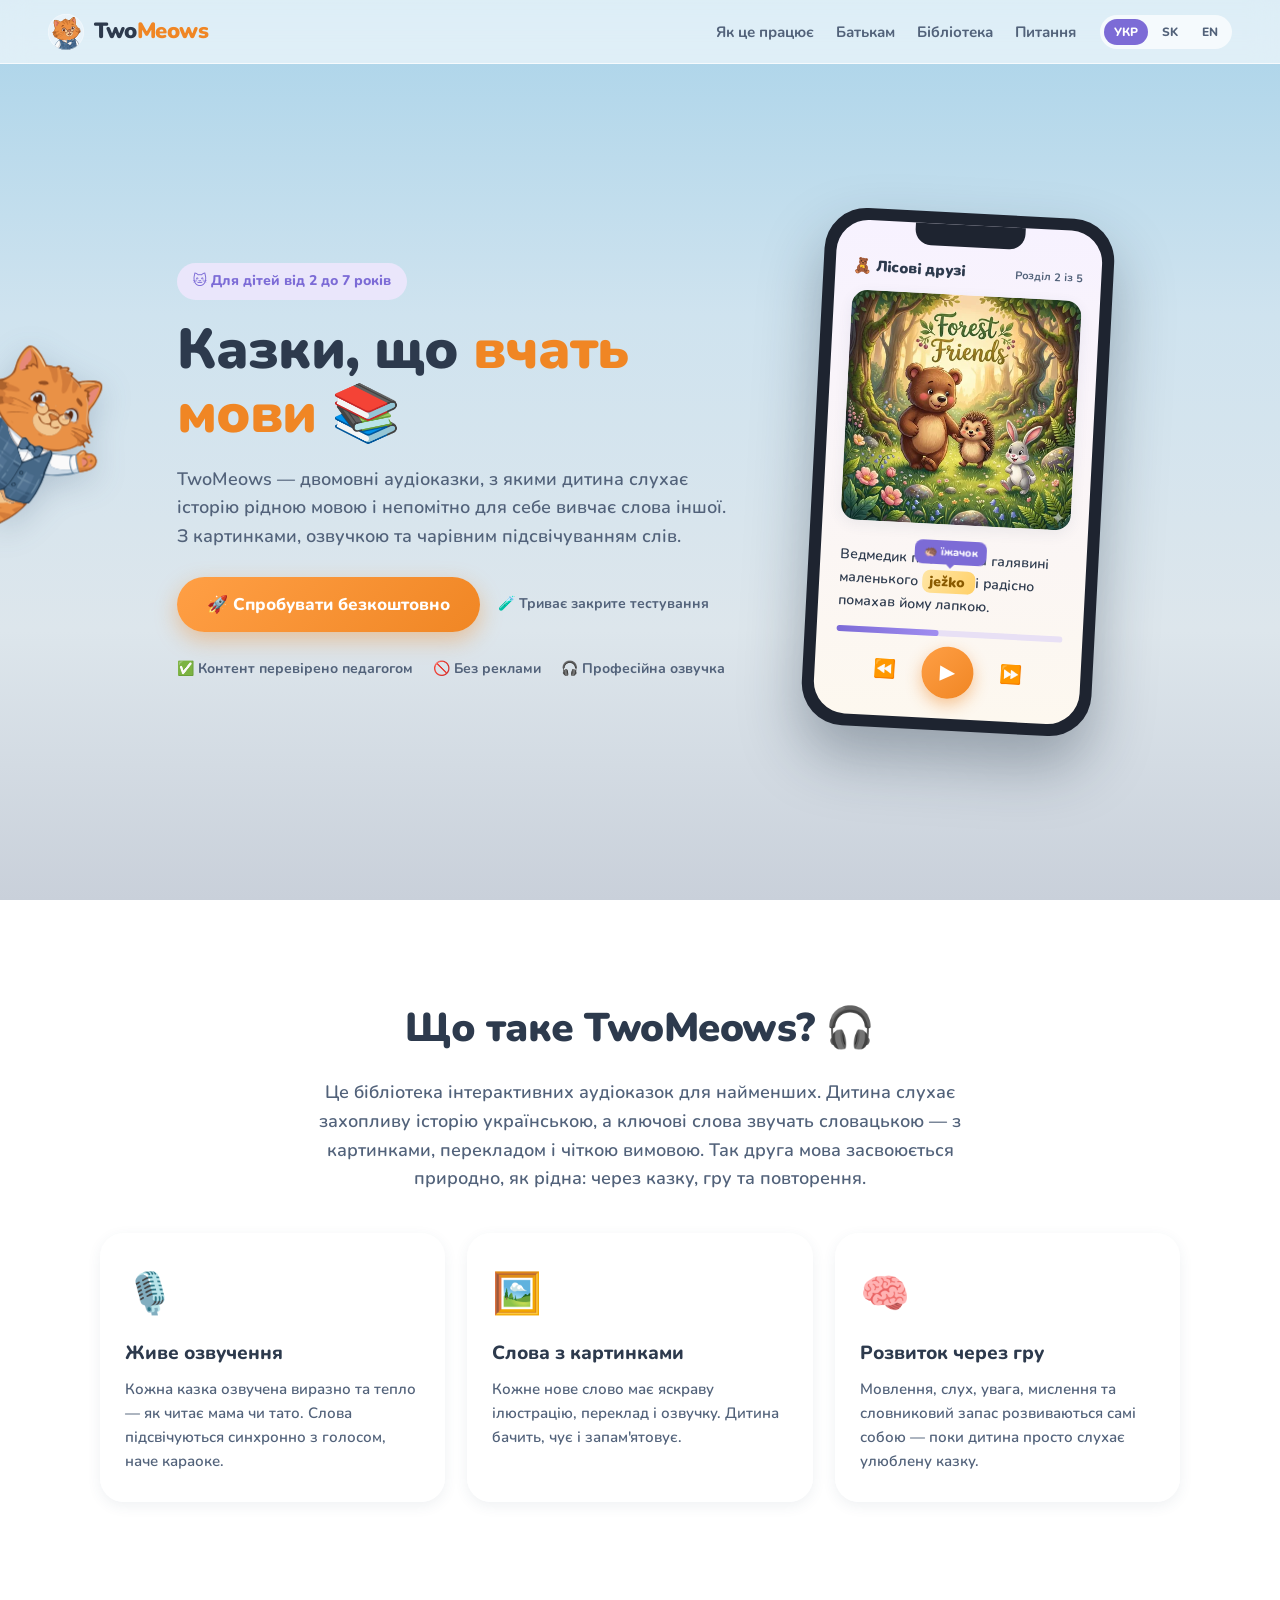
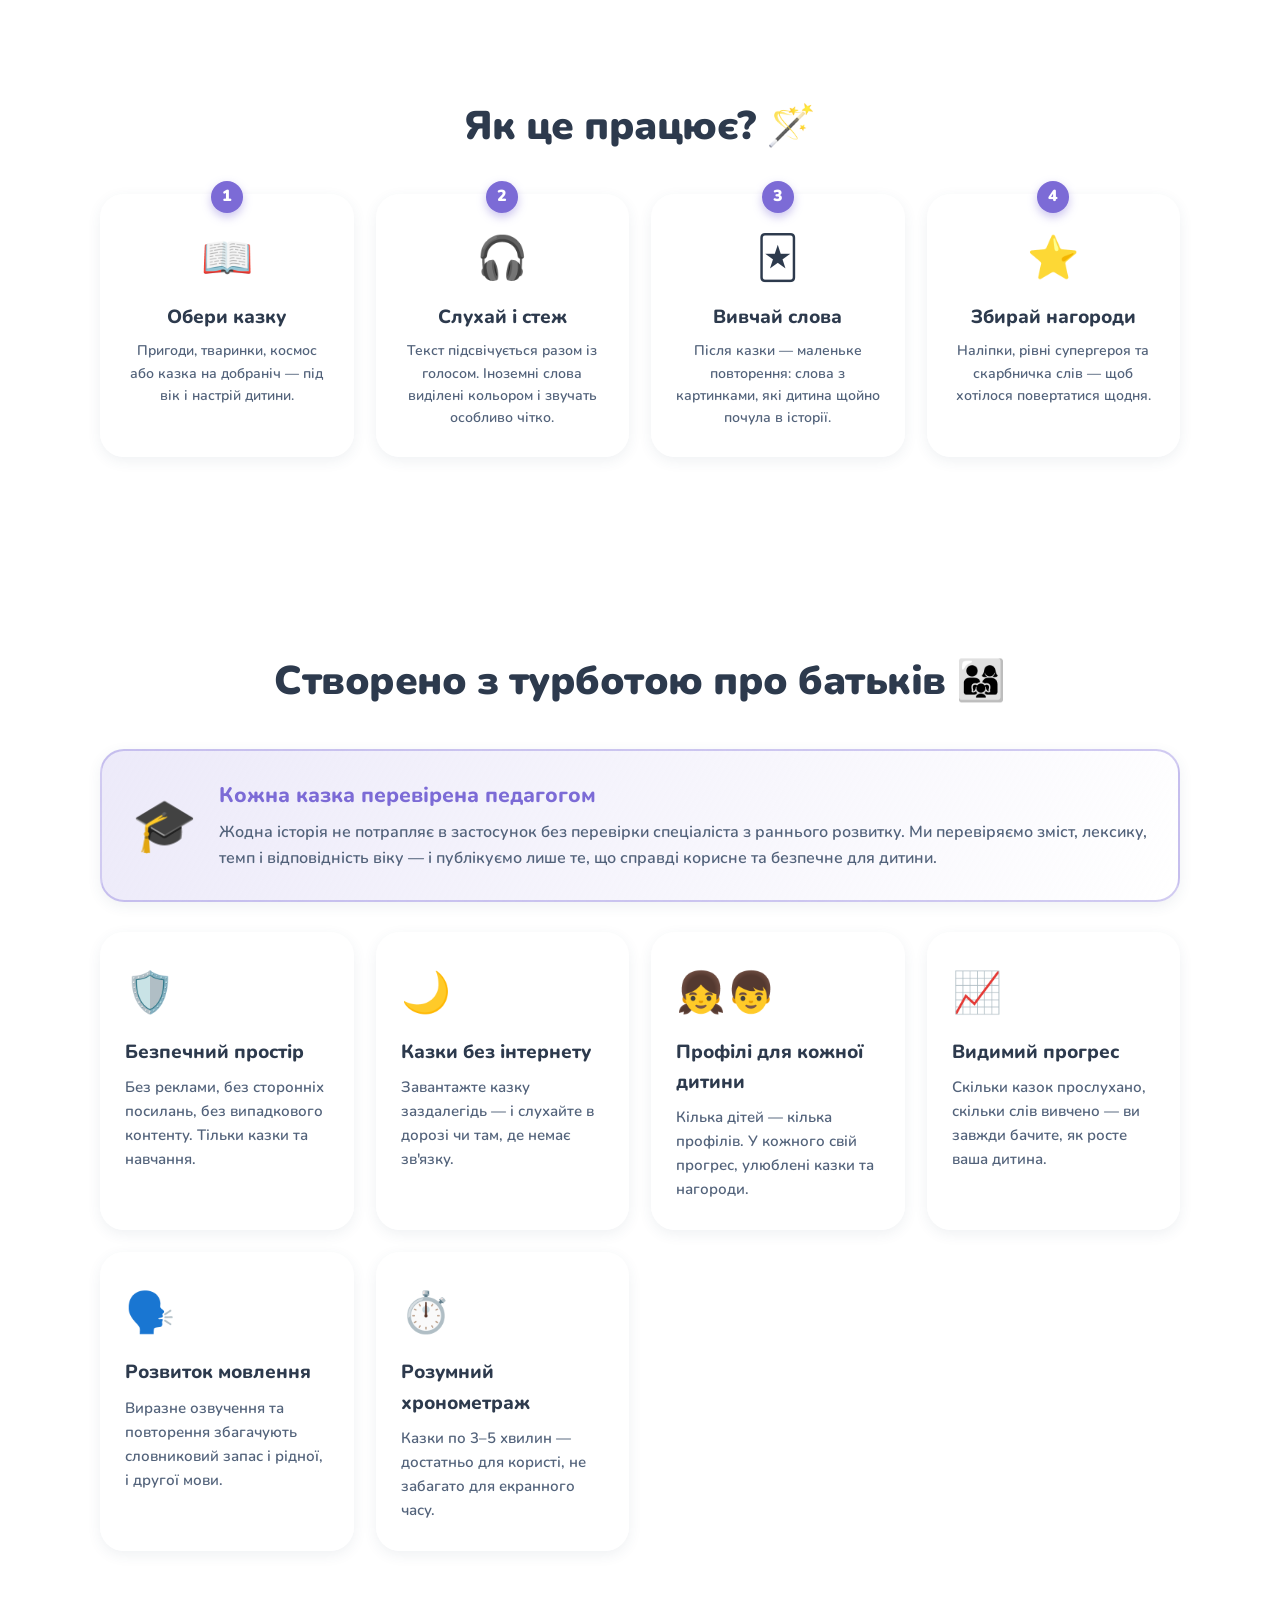
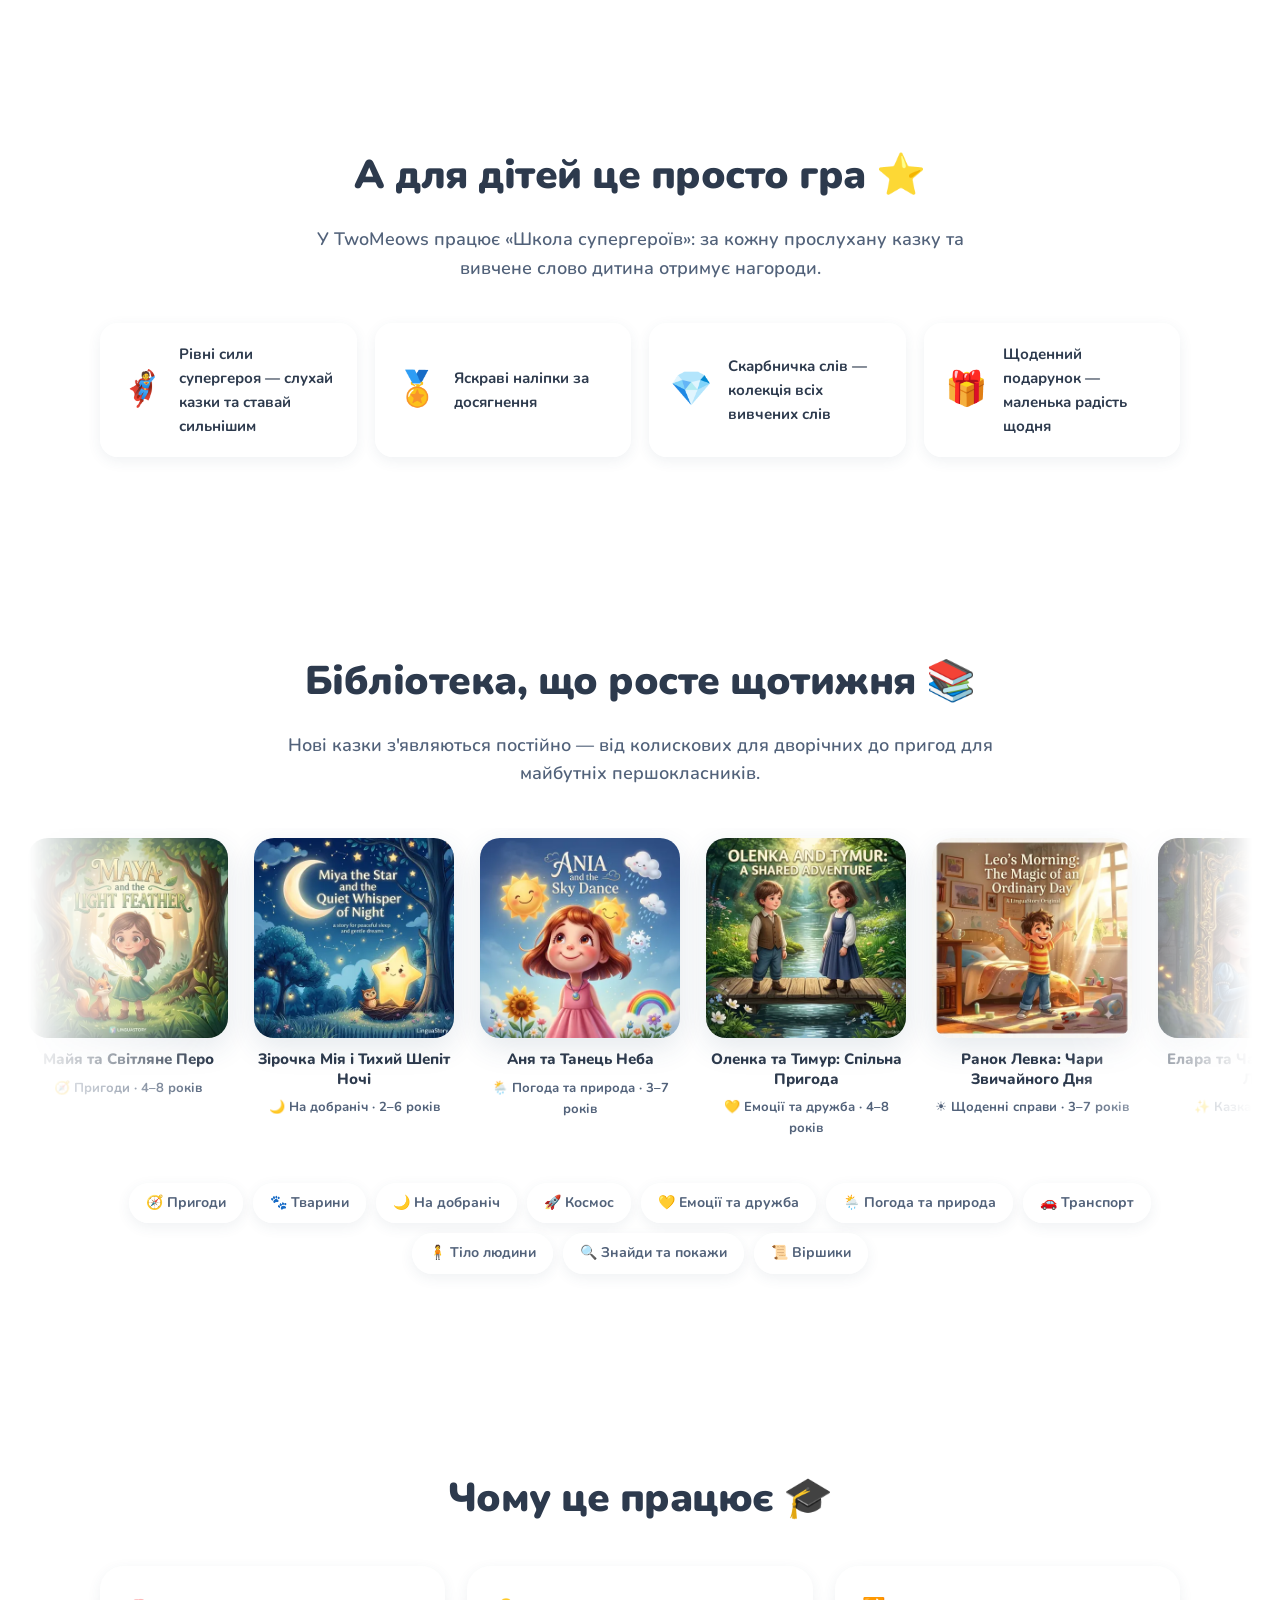
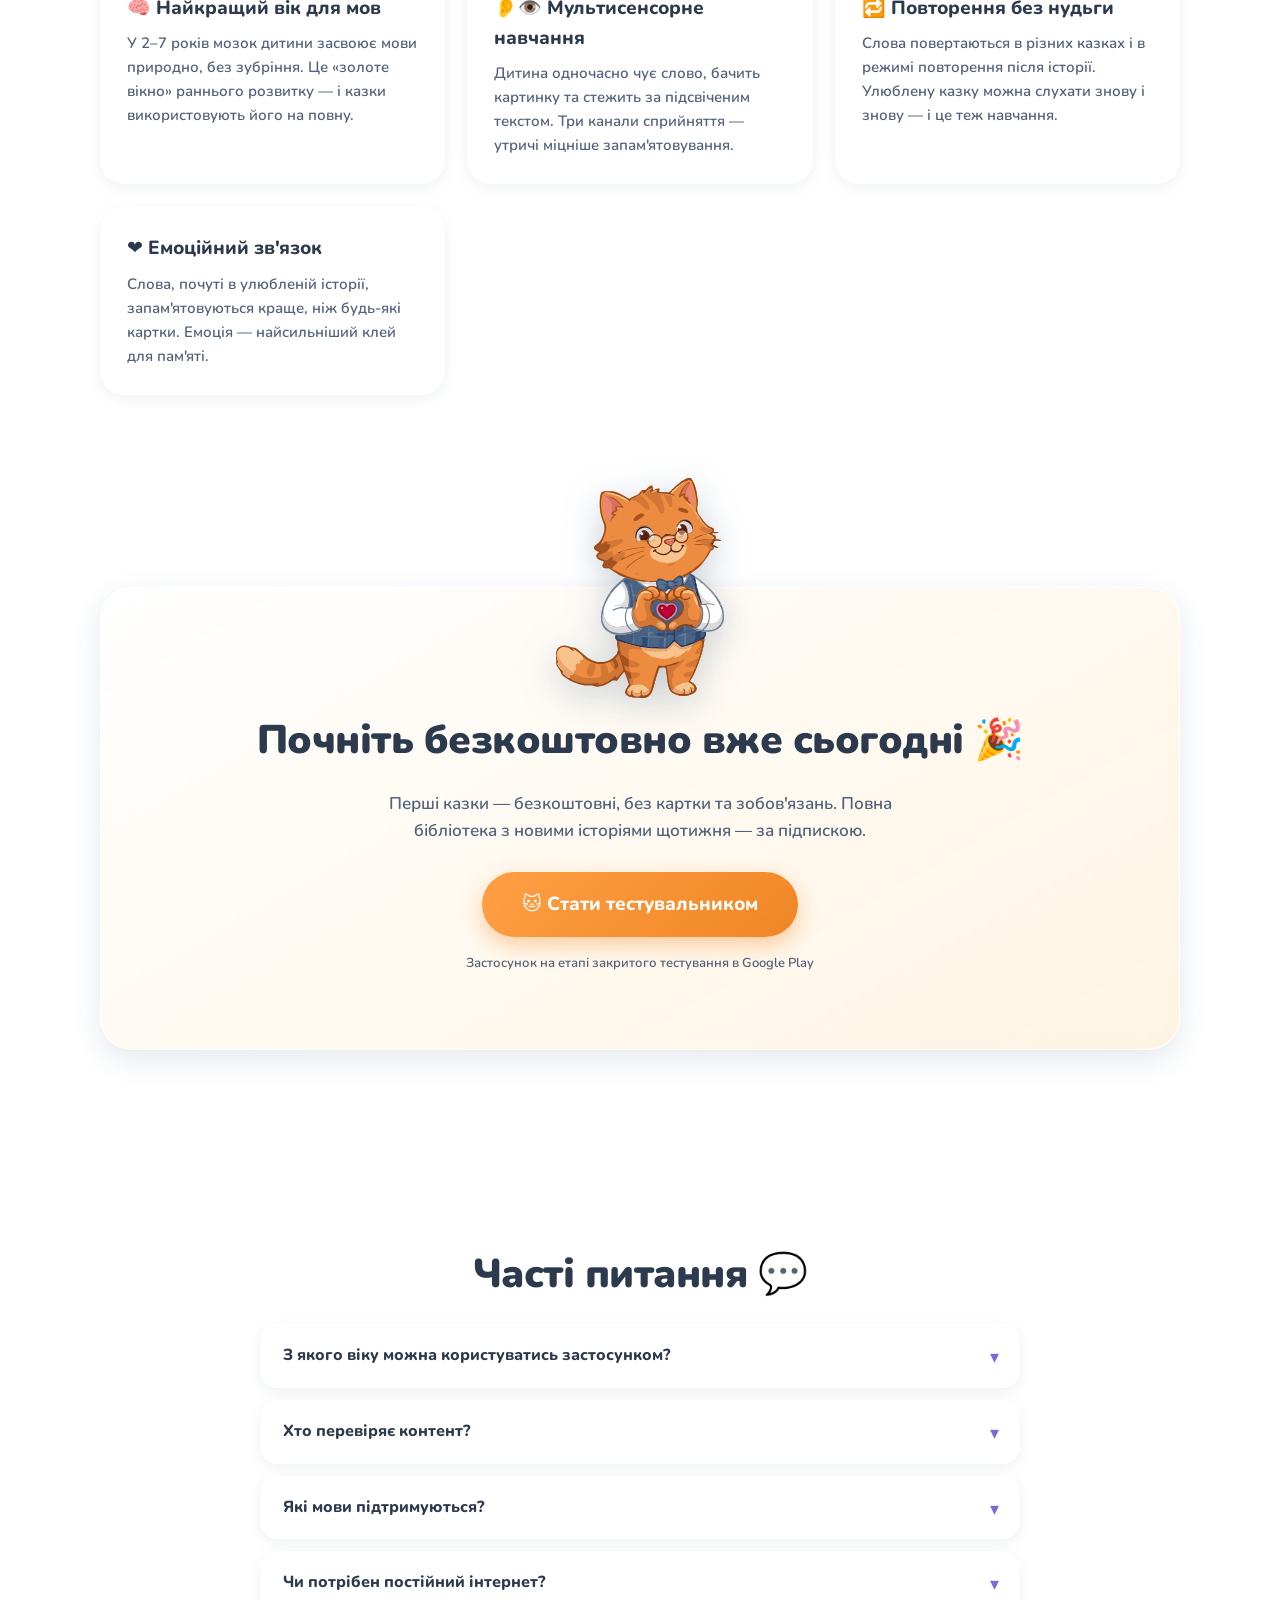
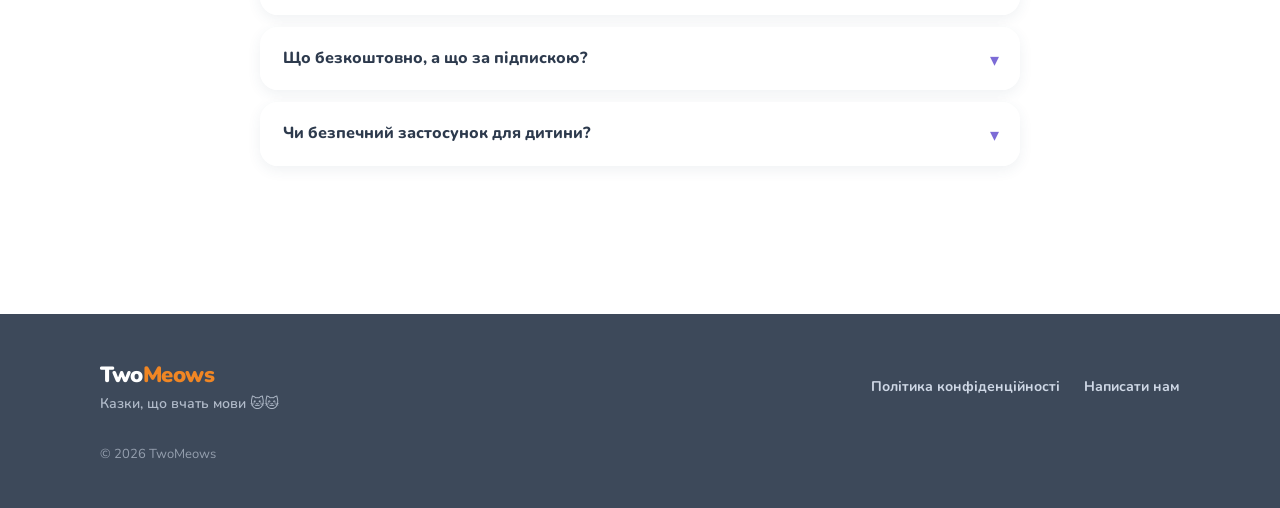
<file: index.html>
<!DOCTYPE html>
<html lang="uk">
<head>
  <meta charset="UTF-8">
  <meta name="viewport" content="width=device-width, initial-scale=1.0">
  <title>TwoMeows — двомовні аудіоказки для дітей 2–7 років</title>
  <meta name="description" content="TwoMeows — інтерактивні аудіоказки, що допомагають дітям 2–7 років розвивати мовлення та вивчати другу мову. Кожна казка перевірена педагогом.">
  <meta name="theme-color" content="#a9d3e9">
  <link rel="canonical" href="https://twomeows.github.io/">
  <meta property="og:title" content="TwoMeows — казки, що вчать мови 🐱📚">
  <meta property="og:description" content="Двомовні аудіоказки для дітей 2–7 років. Безпечний контент, перевірений педагогом.">
  <meta property="og:type" content="website">
  <meta property="og:url" content="https://twomeows.github.io/">
  <meta property="og:site_name" content="TwoMeows">
  <meta property="og:locale" content="uk_UA">
  <meta property="og:image" content="https://twomeows.github.io/assets/img/og-cover.jpg">
  <meta property="og:image:width" content="1200">
  <meta property="og:image:height" content="630">
  <meta property="og:image:alt" content="TwoMeows — двомовні аудіоказки для дітей 2–7 років">
  <meta name="twitter:card" content="summary_large_image">
  <link rel="icon" type="image/svg+xml" href="assets/favicon.svg">
  <link rel="preconnect" href="https://fonts.googleapis.com">
  <link rel="preconnect" href="https://fonts.gstatic.com" crossorigin>
  <link href="https://fonts.googleapis.com/css2?family=Nunito:wght@400;600;700;800;900&display=swap" rel="stylesheet">
  <link rel="stylesheet" href="css/style.css">
</head>
<body>

  <!-- ═══ Хмаринки на фоні ═══ -->
  <div class="clouds" aria-hidden="true">
    <div class="cloud cloud-1"></div>
    <div class="cloud cloud-2"></div>
    <div class="cloud cloud-3"></div>
    <div class="cloud cloud-4"></div>
  </div>

  <!-- ═══ Котики-маскоти (виглядають з боків при прокрутці) ═══ -->
  <div class="cats-layer" aria-hidden="true">
    <img class="cat cat-left cat-hello"  data-cat="hero"     src="assets/cats/meows_hello.svg" alt="">
    <img class="cat cat-right cat-point" data-cat="how"      src="assets/cats/meows_left.svg"  alt="">
    <img class="cat cat-left cat-cool"   data-cat="parents"  src="assets/cats/meows_cool.svg"  alt="">
    <img class="cat cat-right cat-book"  data-cat="library"  src="assets/cats/meows_book.svg"  alt="">
    <img class="cat cat-left cat-sleep"  data-cat="method"   src="assets/cats/meows_sleep.svg" alt="">
  </div>

  <!-- ═══ Шапка ═══ -->
  <header class="site-header">
    <a class="logo" href="#hero">
      <img src="assets/cats/meows_logo.svg" alt="" class="logo-icon">
      <span class="logo-text">Two<em>Meows</em></span>
    </a>
    <nav class="main-nav">
      <a href="#how" data-i18n="nav.how">Як це працює</a>
      <a href="#parents" data-i18n="nav.parents">Батькам</a>
      <a href="#library" data-i18n="nav.library">Бібліотека</a>
      <a href="#faq" data-i18n="nav.faq">Питання</a>
    </nav>
    <div class="lang-switch" role="group" aria-label="Мова сайту">
      <button data-lang="ua" class="active">УКР</button>
      <button data-lang="sk">SK</button>
      <button data-lang="en">EN</button>
    </div>
  </header>

  <main>
    <!-- ═══ 1. Hero ═══ -->
    <section class="hero" id="hero" data-cat-section="hero">
      <div class="hero-text reveal">
        <span class="hero-badge" data-i18n="hero.badge">🐱 Для дітей від 2 до 7 років</span>
        <h1 data-i18n-html="hero.title">Казки, що <span class="accent">вчать мови</span> 📚</h1>
        <p class="hero-sub" data-i18n="hero.sub">TwoMeows — двомовні аудіоказки, з якими дитина слухає історію рідною мовою і непомітно для себе вивчає слова іншої. З картинками, озвучкою та чарівним підсвічуванням слів.</p>
        <div class="hero-cta">
          <a class="btn btn-primary" href="#start" data-i18n="hero.cta">🚀 Спробувати безкоштовно</a>
          <span class="soon-badge" data-i18n="hero.soon">🧪 Триває закрите тестування</span>
        </div>
        <ul class="hero-points">
          <li data-i18n="hero.point1">✅ Контент перевірено педагогом</li>
          <li data-i18n="hero.point2">🚫 Без реклами</li>
          <li data-i18n="hero.point3">🎧 Професійна озвучка</li>
        </ul>
      </div>

      <!-- Мокап телефона з міні-читалкою -->
      <div class="hero-phone reveal">
        <div class="phone">
          <div class="phone-notch"></div>
          <div class="phone-screen">
            <div class="app-header">
              <span class="app-title">🧸 Лісові друзі</span>
              <span class="app-chapter" data-i18n="phone.chapter">Розділ 2 із 5</span>
            </div>
            <img class="app-cover" src="assets/img/cover-forest-friends.webp" alt="Обкладинка казки Лісові друзі">
            <p class="app-text">
              Ведмедик побачив на галявині маленького
              <span class="app-word">ježko <span class="app-word-hint">🦔 їжачок</span></span>
              і радісно помахав йому лапкою.
            </p>
            <div class="app-progress"><div class="app-progress-fill"></div></div>
            <div class="app-controls">
              <span>⏪</span><span class="app-play">▶</span><span>⏩</span>
            </div>
          </div>
        </div>
      </div>
    </section>

    <!-- ═══ 2. Що це ═══ -->
    <section class="section" id="about">
      <div class="section-inner reveal">
        <h2 data-i18n="about.title">Що таке TwoMeows? 🎧</h2>
        <p class="section-lead" data-i18n="about.lead">Це бібліотека інтерактивних аудіоказок для найменших. Дитина слухає захопливу історію українською, а ключові слова звучать словацькою — з картинками, перекладом і чіткою вимовою. Так друга мова засвоюється природно, як рідна: через казку, гру та повторення.</p>
        <div class="cards-3">
          <div class="card">
            <div class="card-emoji">🎙️</div>
            <h3 data-i18n="about.c1t">Живе озвучення</h3>
            <p data-i18n="about.c1d">Кожна казка озвучена виразно та тепло — як читає мама чи тато. Слова підсвічуються синхронно з голосом, наче караоке.</p>
          </div>
          <div class="card">
            <div class="card-emoji">🖼️</div>
            <h3 data-i18n="about.c2t">Слова з картинками</h3>
            <p data-i18n="about.c2d">Кожне нове слово має яскраву ілюстрацію, переклад і озвучку. Дитина бачить, чує і запам'ятовує.</p>
          </div>
          <div class="card">
            <div class="card-emoji">🧠</div>
            <h3 data-i18n="about.c3t">Розвиток через гру</h3>
            <p data-i18n="about.c3d">Мовлення, слух, увага, мислення та словниковий запас розвиваються самі собою — поки дитина просто слухає улюблену казку.</p>
          </div>
        </div>
      </div>
    </section>

    <!-- ═══ 3. Як це працює ═══ -->
    <section class="section" id="how" data-cat-section="how">
      <div class="section-inner reveal">
        <h2 data-i18n="how.title">Як це працює? 🪄</h2>
        <div class="steps">
          <div class="step">
            <div class="step-num">1</div>
            <div class="step-emoji">📖</div>
            <h3 data-i18n="how.s1t">Обери казку</h3>
            <p data-i18n="how.s1d">Пригоди, тваринки, космос або казка на добраніч — під вік і настрій дитини.</p>
          </div>
          <div class="step">
            <div class="step-num">2</div>
            <div class="step-emoji">🎧</div>
            <h3 data-i18n="how.s2t">Слухай і стеж</h3>
            <p data-i18n="how.s2d">Текст підсвічується разом із голосом. Іноземні слова виділені кольором і звучать особливо чітко.</p>
          </div>
          <div class="step">
            <div class="step-num">3</div>
            <div class="step-emoji">🃏</div>
            <h3 data-i18n="how.s3t">Вивчай слова</h3>
            <p data-i18n="how.s3d">Після казки — маленьке повторення: слова з картинками, які дитина щойно почула в історії.</p>
          </div>
          <div class="step">
            <div class="step-num">4</div>
            <div class="step-emoji">⭐</div>
            <h3 data-i18n="how.s4t">Збирай нагороди</h3>
            <p data-i18n="how.s4d">Наліпки, рівні супергероя та скарбничка слів — щоб хотілося повертатися щодня.</p>
          </div>
        </div>
      </div>
    </section>

    <!-- ═══ 4. Для батьків ═══ -->
    <section class="section" id="parents" data-cat-section="parents">
      <div class="section-inner reveal">
        <h2 data-i18n="parents.title">Створено з турботою про батьків 👨‍👩‍👧</h2>

        <div class="pedagog-badge">
          <div class="pedagog-icon">🎓</div>
          <div>
            <h3 data-i18n="parents.pedagogT">Кожна казка перевірена педагогом</h3>
            <p data-i18n="parents.pedagogD">Жодна історія не потрапляє в застосунок без перевірки спеціаліста з раннього розвитку. Ми перевіряємо зміст, лексику, темп і відповідність віку — і публікуємо лише те, що справді корисне та безпечне для дитини.</p>
          </div>
        </div>

        <div class="cards-3 parents-grid">
          <div class="card">
            <div class="card-emoji">🛡️</div>
            <h3 data-i18n="parents.c1t">Безпечний простір</h3>
            <p data-i18n="parents.c1d">Без реклами, без сторонніх посилань, без випадкового контенту. Тільки казки та навчання.</p>
          </div>
          <div class="card">
            <div class="card-emoji">🌙</div>
            <h3 data-i18n="parents.c2t">Казки без інтернету</h3>
            <p data-i18n="parents.c2d">Завантажте казку заздалегідь — і слухайте в дорозі чи там, де немає зв'язку.</p>
          </div>
          <div class="card">
            <div class="card-emoji">👧👦</div>
            <h3 data-i18n="parents.c3t">Профілі для кожної дитини</h3>
            <p data-i18n="parents.c3d">Кілька дітей — кілька профілів. У кожного свій прогрес, улюблені казки та нагороди.</p>
          </div>
          <div class="card">
            <div class="card-emoji">📈</div>
            <h3 data-i18n="parents.c4t">Видимий прогрес</h3>
            <p data-i18n="parents.c4d">Скільки казок прослухано, скільки слів вивчено — ви завжди бачите, як росте ваша дитина.</p>
          </div>
          <div class="card">
            <div class="card-emoji">🗣️</div>
            <h3 data-i18n="parents.c5t">Розвиток мовлення</h3>
            <p data-i18n="parents.c5d">Виразне озвучення та повторення збагачують словниковий запас і рідної, і другої мови.</p>
          </div>
          <div class="card">
            <div class="card-emoji">⏱️</div>
            <h3 data-i18n="parents.c6t">Розумний хронометраж</h3>
            <p data-i18n="parents.c6d">Казки по 3–5 хвилин — достатньо для користі, не забагато для екранного часу.</p>
          </div>
        </div>
      </div>
    </section>

    <!-- ═══ 5. Для дітей ═══ -->
    <section class="section section-kids" id="kids">
      <div class="section-inner reveal">
        <h2 data-i18n="kids.title">А для дітей це просто гра ⭐</h2>
        <p class="section-lead" data-i18n="kids.lead">У TwoMeows працює «Школа супергероїв»: за кожну прослухану казку та вивчене слово дитина отримує нагороди.</p>
        <div class="kids-features">
          <div class="kids-item"><span>🦸</span><p data-i18n="kids.f1">Рівні сили супергероя — слухай казки та ставай сильнішим</p></div>
          <div class="kids-item"><span>🏅</span><p data-i18n="kids.f2">Яскраві наліпки за досягнення</p></div>
          <div class="kids-item"><span>💎</span><p data-i18n="kids.f3">Скарбничка слів — колекція всіх вивчених слів</p></div>
          <div class="kids-item"><span>🎁</span><p data-i18n="kids.f4">Щоденний подарунок — маленька радість щодня</p></div>
        </div>
      </div>
    </section>

    <!-- ═══ 6. Бібліотека ═══ -->
    <section class="section" id="library" data-cat-section="library">
      <div class="section-inner reveal">
        <h2 data-i18n="library.title">Бібліотека, що росте щотижня 📚</h2>
        <p class="section-lead" data-i18n="library.lead">Нові казки з'являються постійно — від колискових для дворічних до пригод для майбутніх першокласників.</p>

        <!-- Полиця їде сама; другий набір — клон для безшовної петлі -->
        <div class="shelf">
          <div class="shelf-track">
            <div class="shelf-set">
          <figure class="book">
            <img class="book-cover" src="assets/books/book_001.webp" width="440" height="440"
                 decoding="async" data-i18n-alt="library.k1t"
                 alt="Майя та Світляне Перо">
            <figcaption>
              <h3 data-i18n="library.k1t">Майя та Світляне Перо</h3>
              <p class="book-meta" data-i18n="library.k1m">🧭 Пригоди · 4–8 років</p>
            </figcaption>
          </figure>
          <figure class="book">
            <img class="book-cover" src="assets/books/book_002.webp" width="440" height="440"
                 decoding="async" data-i18n-alt="library.k2t"
                 alt="Зірочка Мія і Тихий Шепіт Ночі">
            <figcaption>
              <h3 data-i18n="library.k2t">Зірочка Мія і Тихий Шепіт Ночі</h3>
              <p class="book-meta" data-i18n="library.k2m">🌙 На добраніч · 2–6 років</p>
            </figcaption>
          </figure>
          <figure class="book">
            <img class="book-cover" src="assets/books/book_003.webp" width="440" height="440"
                 decoding="async" data-i18n-alt="library.k3t"
                 alt="Аня та Танець Неба">
            <figcaption>
              <h3 data-i18n="library.k3t">Аня та Танець Неба</h3>
              <p class="book-meta" data-i18n="library.k3m">🌦️ Погода та природа · 3–7 років</p>
            </figcaption>
          </figure>
          <figure class="book">
            <img class="book-cover" src="assets/books/book_004.webp" width="440" height="440"
                 decoding="async" data-i18n-alt="library.k4t"
                 alt="Оленка та Тимур: Спільна Пригода">
            <figcaption>
              <h3 data-i18n="library.k4t">Оленка та Тимур: Спільна Пригода</h3>
              <p class="book-meta" data-i18n="library.k4m">💛 Емоції та дружба · 4–8 років</p>
            </figcaption>
          </figure>
          <figure class="book">
            <img class="book-cover" src="assets/books/book_005.webp" width="440" height="440"
                 decoding="async" data-i18n-alt="library.k5t"
                 alt="Ранок Левка: Чари Звичайного Дня">
            <figcaption>
              <h3 data-i18n="library.k5t">Ранок Левка: Чари Звичайного Дня</h3>
              <p class="book-meta" data-i18n="library.k5m">☀️ Щоденні справи · 3–7 років</p>
            </figcaption>
          </figure>
          <figure class="book">
            <img class="book-cover" src="assets/books/book_006.webp" width="440" height="440"
                 decoding="async" data-i18n-alt="library.k6t"
                 alt="Елара та Чарівний Ключ Лісу">
            <figcaption>
              <h3 data-i18n="library.k6t">Елара та Чарівний Ключ Лісу</h3>
              <p class="book-meta" data-i18n="library.k6m">✨ Казка · 4–8 років</p>
            </figcaption>
          </figure>
          <figure class="book">
            <img class="book-cover" src="assets/books/book_008.webp" width="440" height="440"
                 decoding="async" data-i18n-alt="library.k7t"
                 alt="Вечірні Пригоди Мурчика">
            <figcaption>
              <h3 data-i18n="library.k7t">Вечірні Пригоди Мурчика</h3>
              <p class="book-meta" data-i18n="library.k7m">🐱 Домашні улюбленці · 3–6 років</p>
            </figcaption>
          </figure>
          <figure class="book">
            <img class="book-cover" src="assets/books/book_009.webp" width="440" height="440"
                 decoding="async" data-i18n-alt="library.k8t"
                 alt="Олі та її Дивовижні Відчуття">
            <figcaption>
              <h3 data-i18n="library.k8t">Олі та її Дивовижні Відчуття</h3>
              <p class="book-meta" data-i18n="library.k8m">🧍 Тіло людини · 3–7 років</p>
            </figcaption>
          </figure>
          <figure class="book">
            <img class="book-cover" src="assets/books/book_010.webp" width="440" height="440"
                 decoding="async" data-i18n-alt="library.k9t"
                 alt="Міа та Шепіт Хвиль">
            <figcaption>
              <h3 data-i18n="library.k9t">Міа та Шепіт Хвиль</h3>
              <p class="book-meta" data-i18n="library.k9m">🌊 Море · 4–8 років</p>
            </figcaption>
          </figure>
          <figure class="book">
            <img class="book-cover" src="assets/books/book_011.webp" width="440" height="440"
                 decoding="async" data-i18n-alt="library.k10t"
                 alt="Мая та Зоряна Карта">
            <figcaption>
              <h3 data-i18n="library.k10t">Мая та Зоряна Карта</h3>
              <p class="book-meta" data-i18n="library.k10m">🚀 Космос · 4–8 років</p>
            </figcaption>
          </figure>
          <figure class="book">
            <img class="book-cover" src="assets/books/book_012.webp" width="440" height="440"
                 decoding="async" data-i18n-alt="library.k11t"
                 alt="Лілійчин Сонячний День">
            <figcaption>
              <h3 data-i18n="library.k11t">Лілійчин Сонячний День</h3>
              <p class="book-meta" data-i18n="library.k11m">🌻 Літо · 3–6 років</p>
            </figcaption>
          </figure>
          <figure class="book">
            <img class="book-cover" src="assets/books/book_013.webp" width="440" height="440"
                 decoding="async" data-i18n-alt="library.k12t"
                 alt="Велика Подорож Лева: Колеса та Крила">
            <figcaption>
              <h3 data-i18n="library.k12t">Велика Подорож Лева: Колеса та Крила</h3>
              <p class="book-meta" data-i18n="library.k12m">🚗 Транспорт · 4–8 років</p>
            </figcaption>
          </figure>
          <figure class="book">
            <img class="book-cover" src="assets/books/book_014.webp" width="440" height="440"
                 decoding="async" data-i18n-alt="library.k13t"
                 alt="Тиха Добраніч Ведмедика Мішка">
            <figcaption>
              <h3 data-i18n="library.k13t">Тиха Добраніч Ведмедика Мішка</h3>
              <p class="book-meta" data-i18n="library.k13m">🌙 На добраніч · 2–5 років</p>
            </figcaption>
          </figure>
            </div>
            <div class="shelf-set" aria-hidden="true">
          <figure class="book">
            <img class="book-cover" src="assets/books/book_001.webp" width="440" height="440"
                 decoding="async" data-i18n-alt="library.k1t"
                 alt="Майя та Світляне Перо">
            <figcaption>
              <h3 data-i18n="library.k1t">Майя та Світляне Перо</h3>
              <p class="book-meta" data-i18n="library.k1m">🧭 Пригоди · 4–8 років</p>
            </figcaption>
          </figure>
          <figure class="book">
            <img class="book-cover" src="assets/books/book_002.webp" width="440" height="440"
                 decoding="async" data-i18n-alt="library.k2t"
                 alt="Зірочка Мія і Тихий Шепіт Ночі">
            <figcaption>
              <h3 data-i18n="library.k2t">Зірочка Мія і Тихий Шепіт Ночі</h3>
              <p class="book-meta" data-i18n="library.k2m">🌙 На добраніч · 2–6 років</p>
            </figcaption>
          </figure>
          <figure class="book">
            <img class="book-cover" src="assets/books/book_003.webp" width="440" height="440"
                 decoding="async" data-i18n-alt="library.k3t"
                 alt="Аня та Танець Неба">
            <figcaption>
              <h3 data-i18n="library.k3t">Аня та Танець Неба</h3>
              <p class="book-meta" data-i18n="library.k3m">🌦️ Погода та природа · 3–7 років</p>
            </figcaption>
          </figure>
          <figure class="book">
            <img class="book-cover" src="assets/books/book_004.webp" width="440" height="440"
                 decoding="async" data-i18n-alt="library.k4t"
                 alt="Оленка та Тимур: Спільна Пригода">
            <figcaption>
              <h3 data-i18n="library.k4t">Оленка та Тимур: Спільна Пригода</h3>
              <p class="book-meta" data-i18n="library.k4m">💛 Емоції та дружба · 4–8 років</p>
            </figcaption>
          </figure>
          <figure class="book">
            <img class="book-cover" src="assets/books/book_005.webp" width="440" height="440"
                 decoding="async" data-i18n-alt="library.k5t"
                 alt="Ранок Левка: Чари Звичайного Дня">
            <figcaption>
              <h3 data-i18n="library.k5t">Ранок Левка: Чари Звичайного Дня</h3>
              <p class="book-meta" data-i18n="library.k5m">☀️ Щоденні справи · 3–7 років</p>
            </figcaption>
          </figure>
          <figure class="book">
            <img class="book-cover" src="assets/books/book_006.webp" width="440" height="440"
                 decoding="async" data-i18n-alt="library.k6t"
                 alt="Елара та Чарівний Ключ Лісу">
            <figcaption>
              <h3 data-i18n="library.k6t">Елара та Чарівний Ключ Лісу</h3>
              <p class="book-meta" data-i18n="library.k6m">✨ Казка · 4–8 років</p>
            </figcaption>
          </figure>
          <figure class="book">
            <img class="book-cover" src="assets/books/book_008.webp" width="440" height="440"
                 decoding="async" data-i18n-alt="library.k7t"
                 alt="Вечірні Пригоди Мурчика">
            <figcaption>
              <h3 data-i18n="library.k7t">Вечірні Пригоди Мурчика</h3>
              <p class="book-meta" data-i18n="library.k7m">🐱 Домашні улюбленці · 3–6 років</p>
            </figcaption>
          </figure>
          <figure class="book">
            <img class="book-cover" src="assets/books/book_009.webp" width="440" height="440"
                 decoding="async" data-i18n-alt="library.k8t"
                 alt="Олі та її Дивовижні Відчуття">
            <figcaption>
              <h3 data-i18n="library.k8t">Олі та її Дивовижні Відчуття</h3>
              <p class="book-meta" data-i18n="library.k8m">🧍 Тіло людини · 3–7 років</p>
            </figcaption>
          </figure>
          <figure class="book">
            <img class="book-cover" src="assets/books/book_010.webp" width="440" height="440"
                 decoding="async" data-i18n-alt="library.k9t"
                 alt="Міа та Шепіт Хвиль">
            <figcaption>
              <h3 data-i18n="library.k9t">Міа та Шепіт Хвиль</h3>
              <p class="book-meta" data-i18n="library.k9m">🌊 Море · 4–8 років</p>
            </figcaption>
          </figure>
          <figure class="book">
            <img class="book-cover" src="assets/books/book_011.webp" width="440" height="440"
                 decoding="async" data-i18n-alt="library.k10t"
                 alt="Мая та Зоряна Карта">
            <figcaption>
              <h3 data-i18n="library.k10t">Мая та Зоряна Карта</h3>
              <p class="book-meta" data-i18n="library.k10m">🚀 Космос · 4–8 років</p>
            </figcaption>
          </figure>
          <figure class="book">
            <img class="book-cover" src="assets/books/book_012.webp" width="440" height="440"
                 decoding="async" data-i18n-alt="library.k11t"
                 alt="Лілійчин Сонячний День">
            <figcaption>
              <h3 data-i18n="library.k11t">Лілійчин Сонячний День</h3>
              <p class="book-meta" data-i18n="library.k11m">🌻 Літо · 3–6 років</p>
            </figcaption>
          </figure>
          <figure class="book">
            <img class="book-cover" src="assets/books/book_013.webp" width="440" height="440"
                 decoding="async" data-i18n-alt="library.k12t"
                 alt="Велика Подорож Лева: Колеса та Крила">
            <figcaption>
              <h3 data-i18n="library.k12t">Велика Подорож Лева: Колеса та Крила</h3>
              <p class="book-meta" data-i18n="library.k12m">🚗 Транспорт · 4–8 років</p>
            </figcaption>
          </figure>
          <figure class="book">
            <img class="book-cover" src="assets/books/book_014.webp" width="440" height="440"
                 decoding="async" data-i18n-alt="library.k13t"
                 alt="Тиха Добраніч Ведмедика Мішка">
            <figcaption>
              <h3 data-i18n="library.k13t">Тиха Добраніч Ведмедика Мішка</h3>
              <p class="book-meta" data-i18n="library.k13m">🌙 На добраніч · 2–5 років</p>
            </figcaption>
          </figure>
            </div>
          </div>
        </div>

        <div class="genres">
          <span class="chip" data-i18n="library.g1">🧭 Пригоди</span>
          <span class="chip" data-i18n="library.g2">🐾 Тварини</span>
          <span class="chip" data-i18n="library.g3">🌙 На добраніч</span>
          <span class="chip" data-i18n="library.g4">🚀 Космос</span>
          <span class="chip" data-i18n="library.g5">💛 Емоції та дружба</span>
          <span class="chip" data-i18n="library.g6">🌦️ Погода та природа</span>
          <span class="chip" data-i18n="library.g7">🚗 Транспорт</span>
          <span class="chip" data-i18n="library.g8">🧍 Тіло людини</span>
          <span class="chip" data-i18n="library.g9">🔍 Знайди та покажи</span>
          <span class="chip" data-i18n="library.g10">📜 Віршики</span>
        </div>
      </div>
    </section>

    <!-- ═══ 7. Педагогічний підхід ═══ -->
    <section class="section" id="method" data-cat-section="method">
      <div class="section-inner reveal">
        <h2 data-i18n="method.title">Чому це працює 🎓</h2>
        <div class="method-grid">
          <div class="method-item">
            <h3 data-i18n="method.m1t">🧠 Найкращий вік для мов</h3>
            <p data-i18n="method.m1d">У 2–7 років мозок дитини засвоює мови природно, без зубріння. Це «золоте вікно» раннього розвитку — і казки використовують його на повну.</p>
          </div>
          <div class="method-item">
            <h3 data-i18n="method.m2t">👂👁️ Мультисенсорне навчання</h3>
            <p data-i18n="method.m2d">Дитина одночасно чує слово, бачить картинку та стежить за підсвіченим текстом. Три канали сприйняття — утричі міцніше запам'ятовування.</p>
          </div>
          <div class="method-item">
            <h3 data-i18n="method.m3t">🔁 Повторення без нудьги</h3>
            <p data-i18n="method.m3d">Слова повертаються в різних казках і в режимі повторення після історії. Улюблену казку можна слухати знову і знову — і це теж навчання.</p>
          </div>
          <div class="method-item">
            <h3 data-i18n="method.m4t">❤️ Емоційний зв'язок</h3>
            <p data-i18n="method.m4d">Слова, почуті в улюбленій історії, запам'ятовуються краще, ніж будь-які картки. Емоція — найсильніший клей для пам'яті.</p>
          </div>
        </div>
      </div>
    </section>

    <!-- ═══ 8. Почни безкоштовно ═══ -->
    <section class="section section-cta" id="start" data-cat-section="start">
      <div class="section-inner reveal">
        <div class="cta-box">
          <div class="cta-cats" aria-hidden="true">
            <img src="assets/cats/meows_heart.svg" alt="">
          </div>
          <h2 data-i18n="start.title">Почніть безкоштовно вже сьогодні 🎉</h2>
          <p data-i18n="start.lead">Перші казки — безкоштовні, без картки та зобов'язань. Повна бібліотека з новими історіями щотижня — за підпискою.</p>
          <a class="btn btn-primary btn-lg" href="testing.html" data-i18n="start.cta">🐱 Стати тестувальником</a>
          <p class="cta-note" data-i18n="start.note">Застосунок на етапі закритого тестування в Google Play</p>
        </div>
      </div>
    </section>

    <!-- ═══ 9. FAQ ═══ -->
    <section class="section" id="faq">
      <div class="section-inner section-narrow reveal">
        <h2 data-i18n="faq.title">Часті питання 💬</h2>
        <details class="faq-item">
          <summary data-i18n="faq.q1">З якого віку можна користуватись застосунком?</summary>
          <p data-i18n="faq.a1">Від 2 років. Для найменших є короткі казки та колискові з простими словами, для дітей 5–7 років — довші пригоди з багатшою лексикою. Вік вказано на кожній казці.</p>
        </details>
        <details class="faq-item">
          <summary data-i18n="faq.q2">Хто перевіряє контент?</summary>
          <p data-i18n="faq.a2">Кожна казка перед публікацією проходить перевірку педагога — спеціаліста з раннього розвитку. Перевіряється зміст, лексика, темп оповіді та відповідність заявленому віку.</p>
        </details>
        <details class="faq-item">
          <summary data-i18n="faq.q3">Які мови підтримуються?</summary>
          <p data-i18n="faq.a3">Зараз казки звучать українською з вивченням словацьких слів. Ми працюємо над новими мовними парами — зокрема польською та англійською.</p>
        </details>
        <details class="faq-item">
          <summary data-i18n="faq.q4">Чи потрібен постійний інтернет?</summary>
          <p data-i18n="faq.a4">Ні. Завантажену казку можна слухати без інтернету — в дорозі, на дачі чи в літаку.</p>
        </details>
        <details class="faq-item">
          <summary data-i18n="faq.q5">Що безкоштовно, а що за підпискою?</summary>
          <p data-i18n="faq.a5">Перші казки повністю безкоштовні — можна спокійно спробувати. Підписка відкриває всю бібліотеку та нові історії, які з'являються щотижня.</p>
        </details>
        <details class="faq-item">
          <summary data-i18n="faq.q6">Чи безпечний застосунок для дитини?</summary>
          <p data-i18n="faq.a6">Так. Жодної реклами, жодних сторонніх посилань і покупок, доступних дитині. Налаштування та підписка захищені батьківським доступом.</p>
        </details>
      </div>
    </section>
  </main>

  <!-- ═══ 10. Footer ═══ -->
  <footer class="site-footer">
    <div class="footer-inner">
      <div class="footer-brand">
        <span class="logo-text">Two<em>Meows</em></span>
        <p data-i18n="footer.tag">Казки, що вчать мови 🐱🐱</p>
      </div>
      <div class="footer-links">
        <a href="privacy.html" data-i18n="footer.privacy">Політика конфіденційності</a>
        <a href="mailto:twomeoows@gmail.com" data-i18n="footer.contact">Написати нам</a>
      </div>
      <p class="footer-copy">© 2026 TwoMeows</p>
    </div>
  </footer>

  <script src="js/i18n.js"></script>
  <script src="js/main.js"></script>
</body>
</html>
</file>
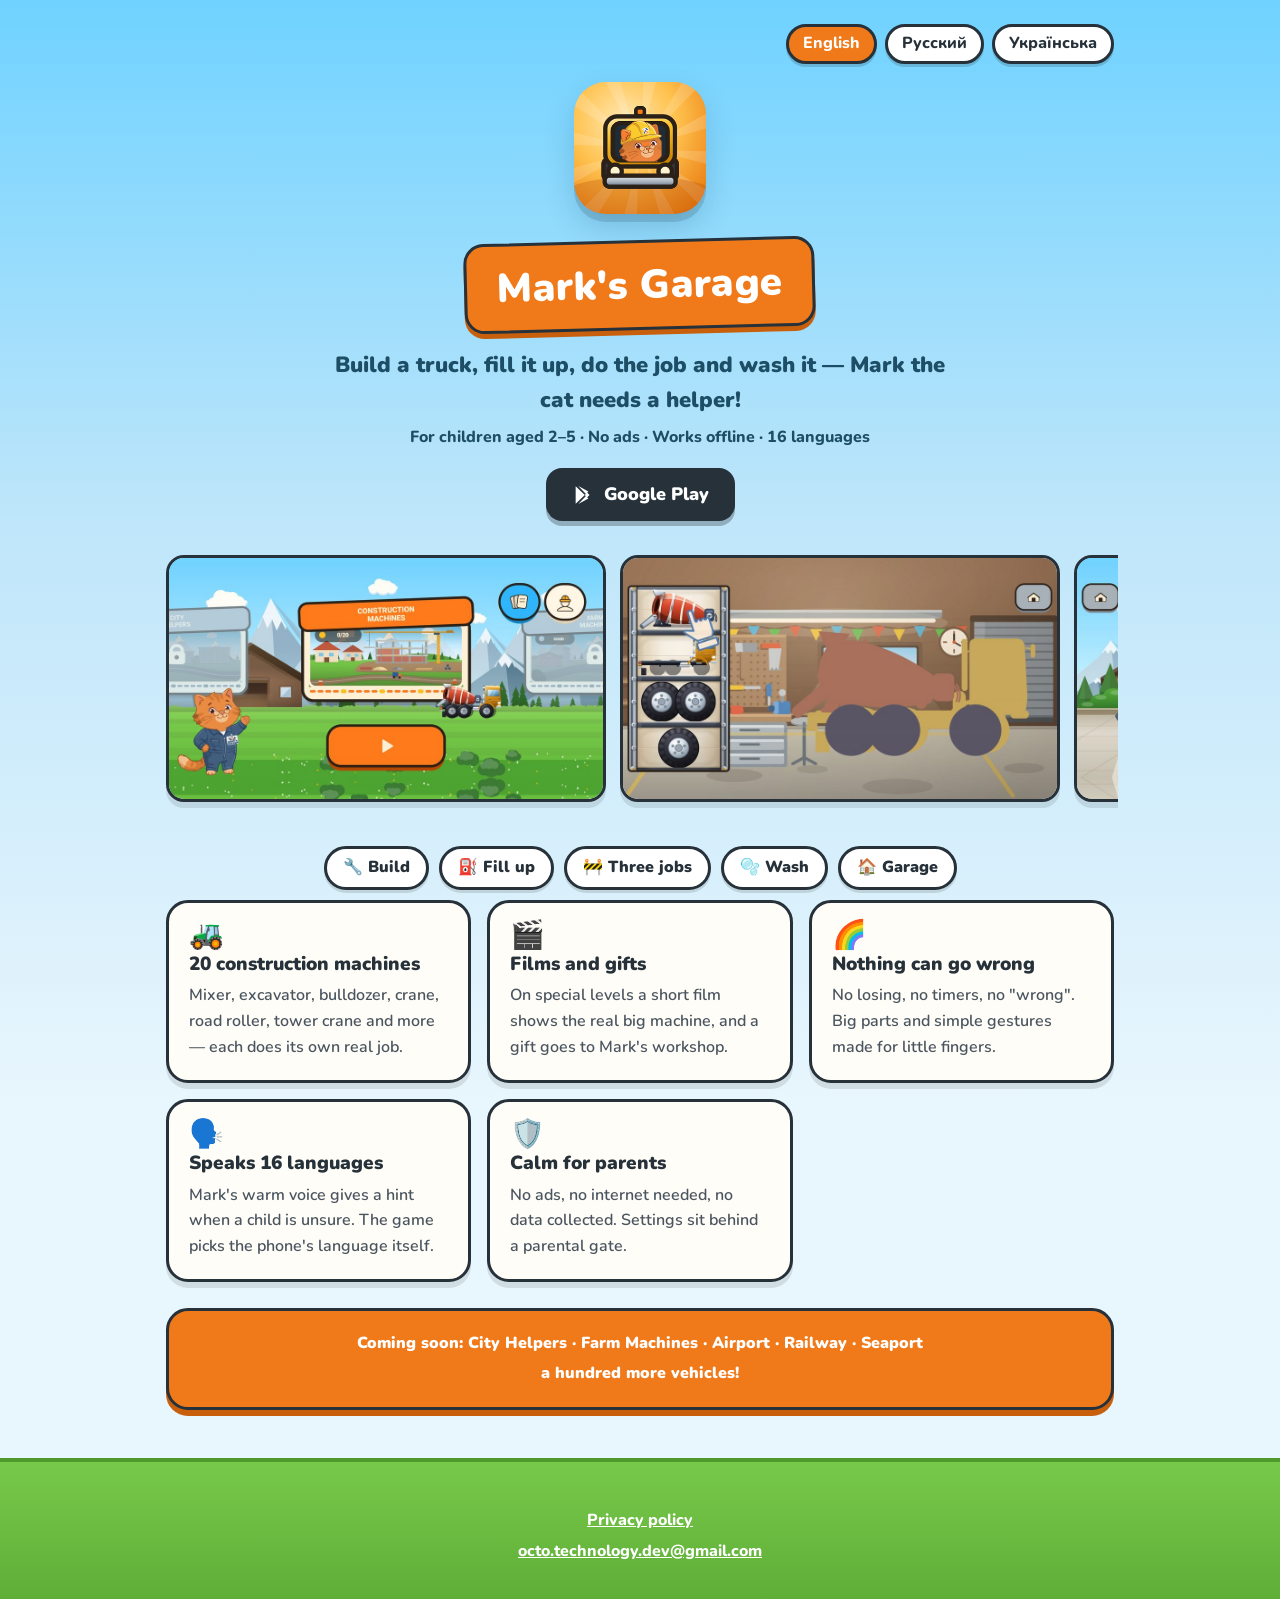
<file: marksgarage/index.html>
<!DOCTYPE html>
<html lang="en">
<head>
  <meta charset="UTF-8">
  <meta name="viewport" content="width=device-width, initial-scale=1.0">
  <title>Mark's Garage — Trucks for Kids</title>
  <meta name="description" content="Mark's Garage: build a truck, fill it up, do the job and wash it! A gentle game for children aged 2–5. No ads, works offline, 16 languages.">
  <meta name="theme-color" content="#6fd2ff">
  <link rel="canonical" href="https://twomeows.github.io/marksgarage/">
  <meta property="og:title" content="Mark's Garage — Trucks for Kids">
  <meta property="og:description" content="Build a truck, fill it up, do the job and wash it! For ages 2–5. No ads, works offline.">
  <meta property="og:type" content="website">
  <meta property="og:url" content="https://twomeows.github.io/marksgarage/">
  <meta property="og:image" content="https://twomeows.github.io/marksgarage/shots/01_menu.jpg">
  <link rel="icon" type="image/png" href="icon.png">
  <link rel="preconnect" href="https://fonts.googleapis.com">
  <link rel="preconnect" href="https://fonts.gstatic.com" crossorigin>
  <link href="https://fonts.googleapis.com/css2?family=Nunito:wght@600;700;800;900&display=swap" rel="stylesheet">
  <style>
    /* The game's own palette: the menu's sky and grass, the world cards' orange plate. */
    :root {
      --sky-top: #6fd2ff; --sky-low: #bfe6fa;
      --grass: #77c94a; --grass-dark: #5fae38;
      --plate: #f07a1a; --plate-dark: #c85f0c;
      --ink: #26313a; --ink-soft: #4a5560; --card: #fffdf7;
    }
    * { box-sizing: border-box; }
    html { scroll-behavior: smooth; }
    body {
      margin: 0; color: var(--ink); line-height: 1.6;
      font-family: "Nunito", system-ui, -apple-system, "Segoe UI", Roboto, sans-serif;
      background: linear-gradient(180deg, var(--sky-top) 0%, var(--sky-low) 520px, #e8f6fd 1100px);
      min-height: 100vh;
    }
    .wrap { max-width: 980px; margin: 0 auto; padding: 24px 16px 0; }
    .top { display: flex; justify-content: flex-end; gap: 8px; flex-wrap: wrap; }
    .top button {
      font: inherit; font-weight: 800; cursor: pointer; color: var(--ink);
      background: #fff; border: 3px solid var(--ink); border-radius: 999px;
      padding: 4px 14px; box-shadow: 0 3px 0 rgba(0,0,0,.15);
    }
    .top button[aria-pressed="true"] { background: var(--plate); color: #fff; }
    .hero { text-align: center; padding: 18px 0 8px; }
    .hero img.icon {
      width: 132px; height: 132px; border-radius: 32px; background: #fff;
      box-shadow: 0 8px 0 rgba(0,0,0,.12), 0 14px 30px rgba(0,60,100,.18);
    }
    .plate {
      display: inline-block; margin-top: 18px; background: var(--plate); color: #fff;
      font-weight: 900; font-size: clamp(26px, 6vw, 40px); letter-spacing: .01em;
      padding: 10px 30px; border-radius: 20px; border: 3px solid var(--ink);
      box-shadow: 0 5px 0 var(--plate-dark); transform: rotate(-1.5deg);
    }
    .tagline { font-size: clamp(18px, 3.4vw, 22px); font-weight: 900; color: #1d4e66; margin: 18px auto 6px; max-width: 640px; }
    .for { font-weight: 800; color: #1d4e66; margin: 0 0 18px; }
    .play {
      display: inline-flex; align-items: center; gap: 10px; text-decoration: none;
      background: var(--ink); color: #fff; font-weight: 900; font-size: 18px;
      padding: 12px 26px; border-radius: 16px; box-shadow: 0 5px 0 rgba(0,0,0,.25);
    }
    .play svg { width: 22px; height: 22px; }
    .shots {
      display: flex; gap: 14px; overflow-x: auto; scroll-snap-type: x mandatory;
      padding: 26px 4px 18px; margin: 0 -4px;
    }
    .shots img {
      flex: 0 0 auto; width: min(78vw, 440px); aspect-ratio: 16 / 9; height: auto;
      border-radius: 18px; border: 3px solid var(--ink); scroll-snap-align: center;
      box-shadow: 0 6px 0 rgba(0,0,0,.10); background: #fff;
    }
    .grid { display: grid; grid-template-columns: repeat(auto-fit, minmax(260px, 1fr)); gap: 16px; margin: 10px 0 0; }
    .card {
      background: var(--card); border: 3px solid var(--ink); border-radius: 22px;
      padding: 18px 20px 12px; box-shadow: 0 6px 0 rgba(0,0,0,.10);
    }
    .card h3 { margin: 0 0 4px; font-size: 19px; font-weight: 900; }
    .card p { margin: 4px 0 8px; color: var(--ink-soft); font-weight: 600; }
    .card .em { font-size: 28px; line-height: 1; }
    .steps { list-style: none; padding: 0; margin: 26px 0 0; display: flex; flex-wrap: wrap; gap: 10px; justify-content: center; }
    .steps li {
      background: #fff; border: 3px solid var(--ink); border-radius: 999px; padding: 6px 16px;
      font-weight: 900; box-shadow: 0 3px 0 rgba(0,0,0,.12);
    }
    .soon {
      margin: 26px 0 0; text-align: center; background: var(--plate); color: #fff;
      border: 3px solid var(--ink); border-radius: 22px; padding: 16px 20px; font-weight: 900;
      box-shadow: 0 6px 0 var(--plate-dark);
    }
    .soon p { margin: 4px 0; }
    footer {
      margin-top: 48px; padding: 40px 16px 28px; text-align: center; color: #fff; font-weight: 800;
      background: linear-gradient(180deg, var(--grass) 0%, var(--grass-dark) 100%); border-top: 4px solid #4f9a2c;
    }
    footer a { color: #fff; }
    footer p { margin: 6px 0; }
    /* One language at a time; English without JavaScript. */
    body.en [data-l]:not([data-l="en"]),
    body.ru [data-l]:not([data-l="ru"]),
    body.uk [data-l]:not([data-l="uk"]) { display: none !important; }
  </style>
</head>
<body class="en">
  <div class="wrap">
    <nav class="top" aria-label="Language">
      <button type="button" data-set="en" aria-pressed="true">English</button>
      <button type="button" data-set="ru" aria-pressed="false">Русский</button>
      <button type="button" data-set="uk" aria-pressed="false">Українська</button>
    </nav>

    <header class="hero">
      <img class="icon" src="icon.png" alt="">
      <div><span class="plate" data-l="en">Mark's Garage</span><span class="plate" data-l="ru">Гараж Марка</span><span class="plate" data-l="uk">Гараж Марка</span></div>
      <p class="tagline" data-l="en">Build a truck, fill it up, do the job and wash it — Mark the cat needs a helper!</p>
      <p class="tagline" data-l="ru">Собери машину, заправь, поработай и помой — коту Марку нужен помощник!</p>
      <p class="tagline" data-l="uk">Збери машину, заправ, попрацюй і помий — котові Маркові потрібен помічник!</p>
      <p class="for" data-l="en">For children aged 2–5 · No ads · Works offline · 16 languages</p>
      <p class="for" data-l="ru">Для детей 2–5 лет · Без рекламы · Без интернета · 16 языков</p>
      <p class="for" data-l="uk">Для дітей 2–5 років · Без реклами · Без інтернету · 16 мов</p>
      <a class="play" href="https://play.google.com/store/apps/details?id=com.marksgarage.app">
        <svg viewBox="0 0 24 24" aria-hidden="true"><path fill="#fff" d="M4 2.5v19l10-9.5L4 2.5zm11.2 10.6 2.7 2.6-11 6.2 8.3-8.8zm0-2.2L6.9 2.1l11 6.2-2.7 2.6zm3.9 1.1-2.7 2.6-2.4-2.6 2.4-2.6 2.7 2.6z"/></svg>
        Google Play
      </a>
    </header>

    <div class="shots" aria-label="Screenshots">
      <img src="shots/01_menu.jpg" alt="Menu" loading="lazy">
      <img src="shots/02_assembly.jpg" alt="Assembly" loading="lazy">
      <img src="shots/03_refuel.jpg" alt="Refuelling" loading="lazy">
      <img src="shots/04_dig.jpg" alt="Digging" loading="lazy">
      <img src="shots/05_crane.jpg" alt="Crane" loading="lazy">
      <img src="shots/06_dump.jpg" alt="Dump truck" loading="lazy">
      <img src="shots/07_wash.jpg" alt="Wash" loading="lazy">
      <img src="shots/08_garage.jpg" alt="Garage" loading="lazy">
    </div>

    <ul class="steps" data-l="en"><li>🔧 Build</li><li>⛽ Fill up</li><li>🚧 Three jobs</li><li>🫧 Wash</li><li>🏠 Garage</li></ul>
    <ul class="steps" data-l="ru"><li>🔧 Собрать</li><li>⛽ Заправить</li><li>🚧 Три работы</li><li>🫧 Помыть</li><li>🏠 В гараж</li></ul>
    <ul class="steps" data-l="uk"><li>🔧 Зібрати</li><li>⛽ Заправити</li><li>🚧 Три роботи</li><li>🫧 Помити</li><li>🏠 У гараж</li></ul>

    <section class="grid" data-l="en">
      <div class="card"><div class="em">🚜</div><h3>20 construction machines</h3><p>Mixer, excavator, bulldozer, crane, road roller, tower crane and more — each does its own real job.</p></div>
      <div class="card"><div class="em">🎬</div><h3>Films and gifts</h3><p>On special levels a short film shows the real big machine, and a gift goes to Mark's workshop.</p></div>
      <div class="card"><div class="em">🌈</div><h3>Nothing can go wrong</h3><p>No losing, no timers, no "wrong". Big parts and simple gestures made for little fingers.</p></div>
      <div class="card"><div class="em">🗣️</div><h3>Speaks 16 languages</h3><p>Mark's warm voice gives a hint when a child is unsure. The game picks the phone's language itself.</p></div>
      <div class="card"><div class="em">🛡️</div><h3>Calm for parents</h3><p>No ads, no internet needed, no data collected. Settings sit behind a parental gate.</p></div>
    </section>
    <section class="grid" data-l="ru">
      <div class="card"><div class="em">🚜</div><h3>20 строительных машин</h3><p>Бетономешалка, экскаватор, бульдозер, автокран, каток, башенный кран и другие — у каждой своя настоящая работа.</p></div>
      <div class="card"><div class="em">🎬</div><h3>Фильмы и подарки</h3><p>На особых уровнях — короткий фильм о настоящей большой машине и подарок в мастерскую Марка.</p></div>
      <div class="card"><div class="em">🌈</div><h3>Здесь всё получится</h3><p>Нет проигрышей, таймеров и «неправильно». Крупные детали и простые жесты для маленьких пальчиков.</p></div>
      <div class="card"><div class="em">🗣️</div><h3>Говорит на 16 языках</h3><p>Тёплый голос Марка подсказывает, если ребёнок задумался. Язык игра выбирает сама — по телефону.</p></div>
      <div class="card"><div class="em">🛡️</div><h3>Спокойно для родителей</h3><p>Без рекламы, без интернета, никаких данных. Настройки — за родительским замком.</p></div>
    </section>
    <section class="grid" data-l="uk">
      <div class="card"><div class="em">🚜</div><h3>20 будівельних машин</h3><p>Бетонозмішувач, екскаватор, бульдозер, автокран, коток, баштовий кран та інші — у кожної своя справжня робота.</p></div>
      <div class="card"><div class="em">🎬</div><h3>Фільми й подарунки</h3><p>На особливих рівнях — коротке відео про справжню велику машину й подарунок до майстерні Марка.</p></div>
      <div class="card"><div class="em">🌈</div><h3>Тут усе вийде</h3><p>Немає програшів, таймерів і «неправильно». Великі деталі й прості жести для маленьких пальчиків.</p></div>
      <div class="card"><div class="em">🗣️</div><h3>Розмовляє 16 мовами</h3><p>Теплий голос Марка підказує, якщо дитина замислилася. Мову гра обирає сама — за телефоном.</p></div>
      <div class="card"><div class="em">🛡️</div><h3>Спокійно для батьків</h3><p>Без реклами, без інтернету, жодних даних. Налаштування — за батьківським замком.</p></div>
    </section>

    <div class="soon" data-l="en"><p>Coming soon: City Helpers · Farm Machines · Airport · Railway · Seaport</p><p>a hundred more vehicles!</p></div>
    <div class="soon" data-l="ru"><p>Скоро: Городские помощники · Ферма · Аэропорт · Железная дорога · Морской порт</p><p>ещё сто машин!</p></div>
    <div class="soon" data-l="uk"><p>Незабаром: Міські помічники · Ферма · Аеропорт · Залізниця · Морський порт</p><p>ще сто машин!</p></div>
  </div>

  <footer>
    <p><a href="privacy.html" data-l="en">Privacy policy</a><a href="privacy.html#ru" data-l="ru">Политика конфиденциальности</a><a href="privacy.html#uk" data-l="uk">Політика конфіденційності</a></p>
    <p><a href="mailto:octo.technology.dev@gmail.com">octo.technology.dev@gmail.com</a></p>
  </footer>

  <script>
    (function () {
      var saved = null;
      try { saved = localStorage.getItem('mg-lang'); } catch (e) {}
      var nav = (navigator.language || 'en').slice(0, 2);
      var pick = saved || (nav === 'ru' ? 'ru' : (nav === 'uk' ? 'uk' : 'en'));
      function set(l) {
        document.body.className = l;
        document.documentElement.lang = l;
        document.querySelectorAll('[data-set]').forEach(function (b) {
          b.setAttribute('aria-pressed', b.getAttribute('data-set') === l ? 'true' : 'false');
        });
        try { localStorage.setItem('mg-lang', l); } catch (e) {}
      }
      document.querySelectorAll('[data-set]').forEach(function (b) {
        b.addEventListener('click', function () { set(b.getAttribute('data-set')); });
      });
      set(pick);
    })();
  </script>
</body>
</html>
</file>
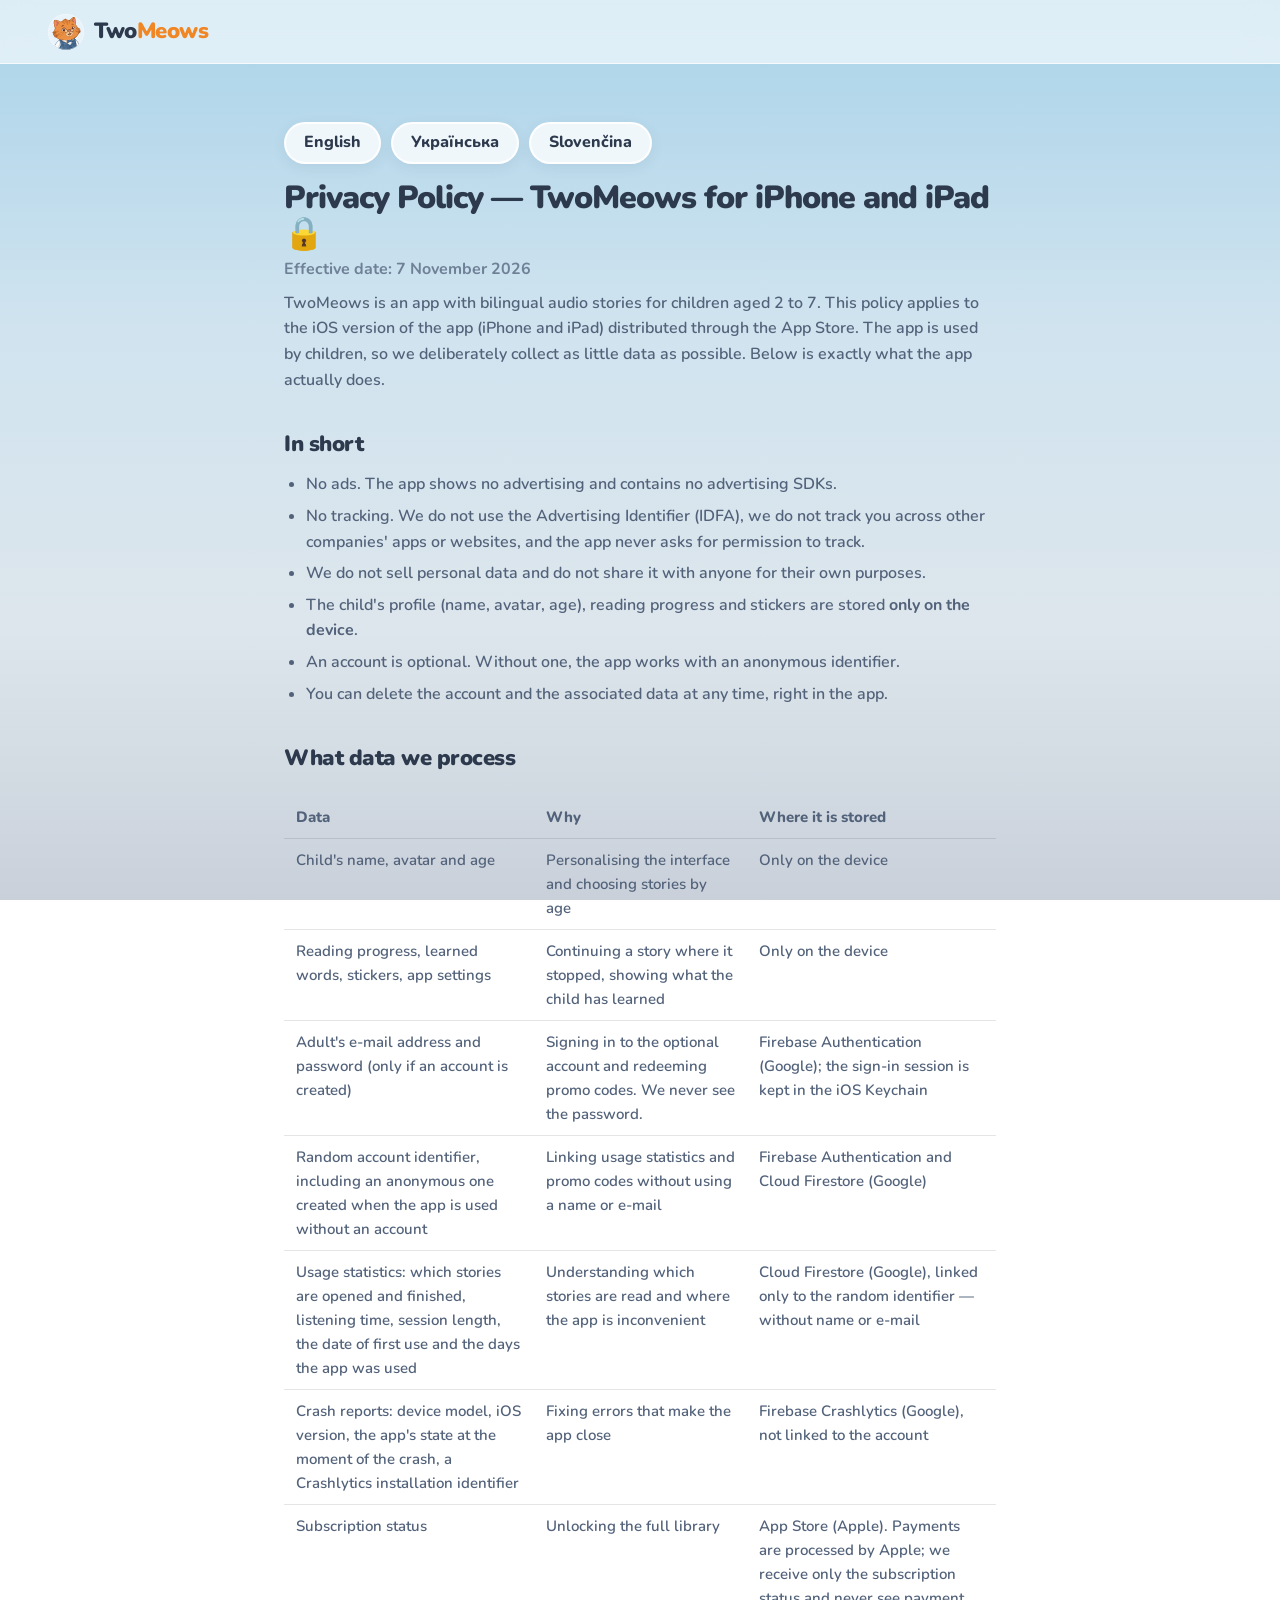
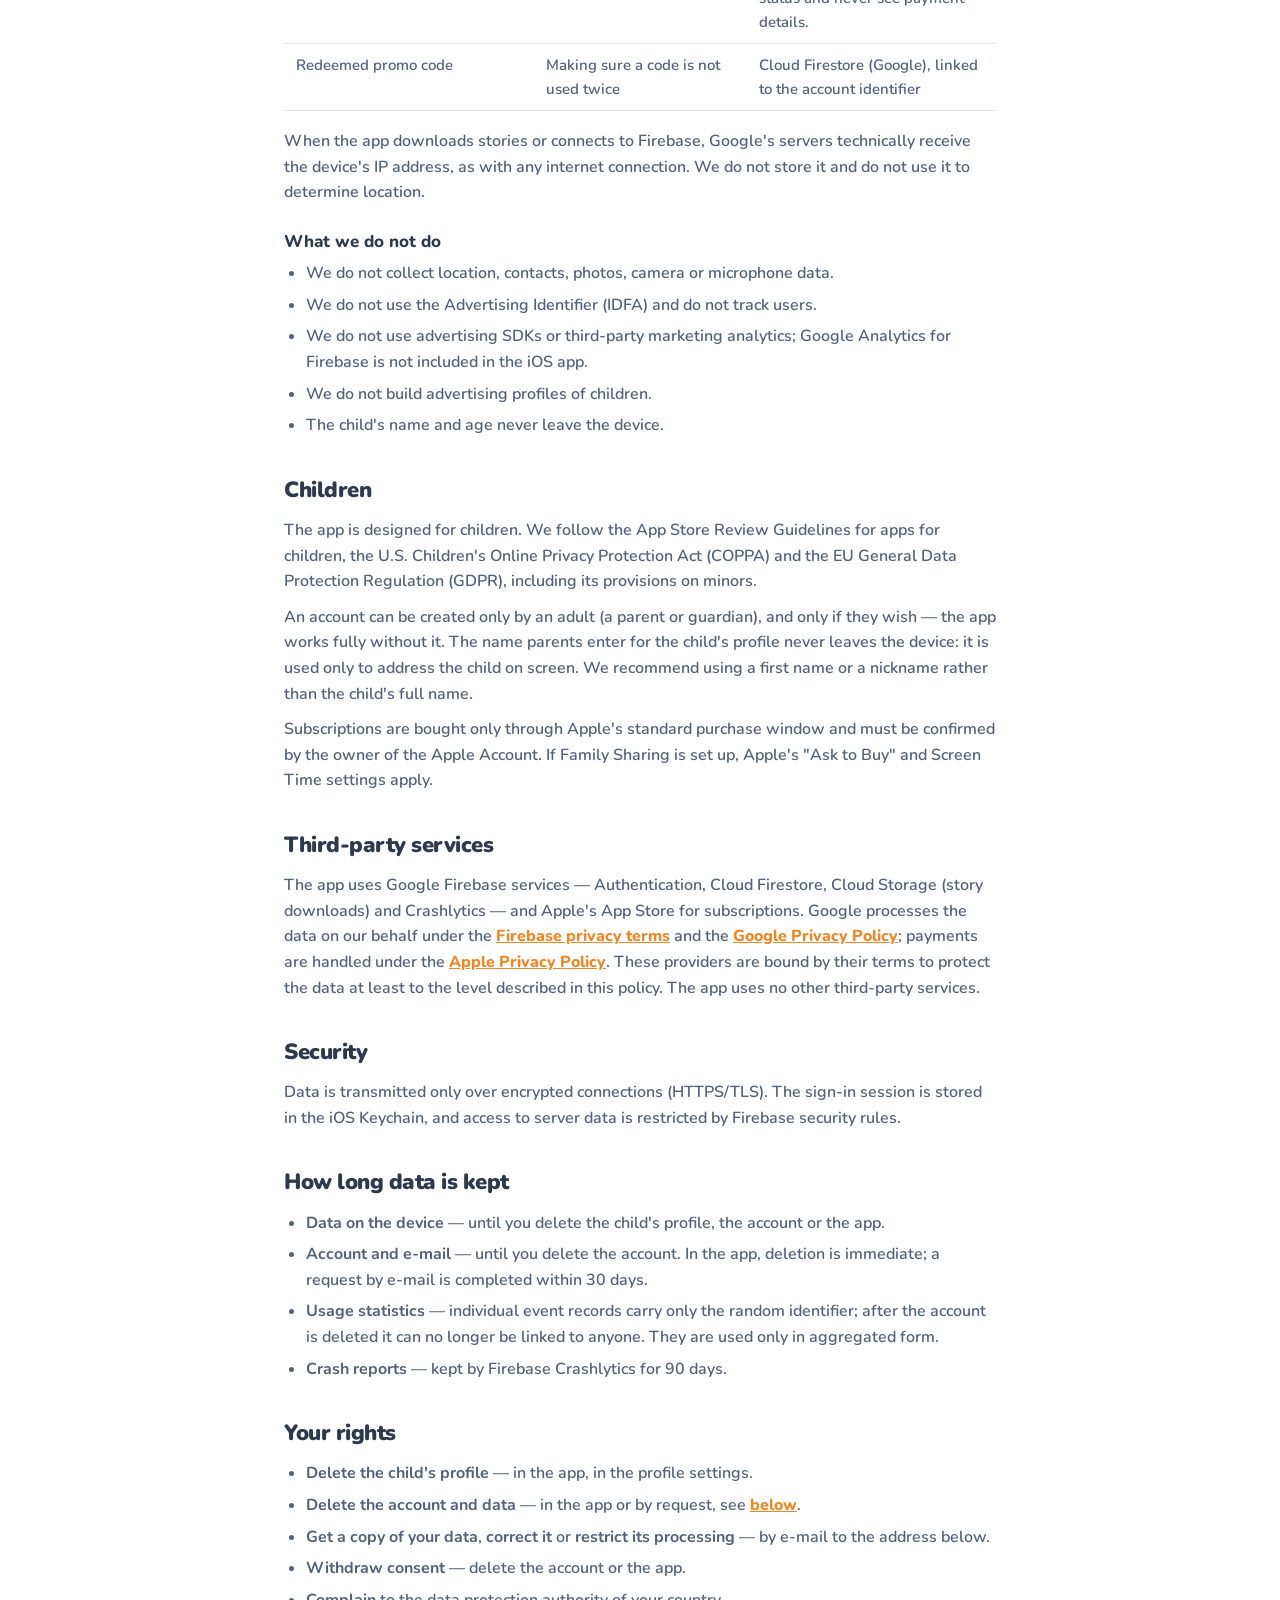
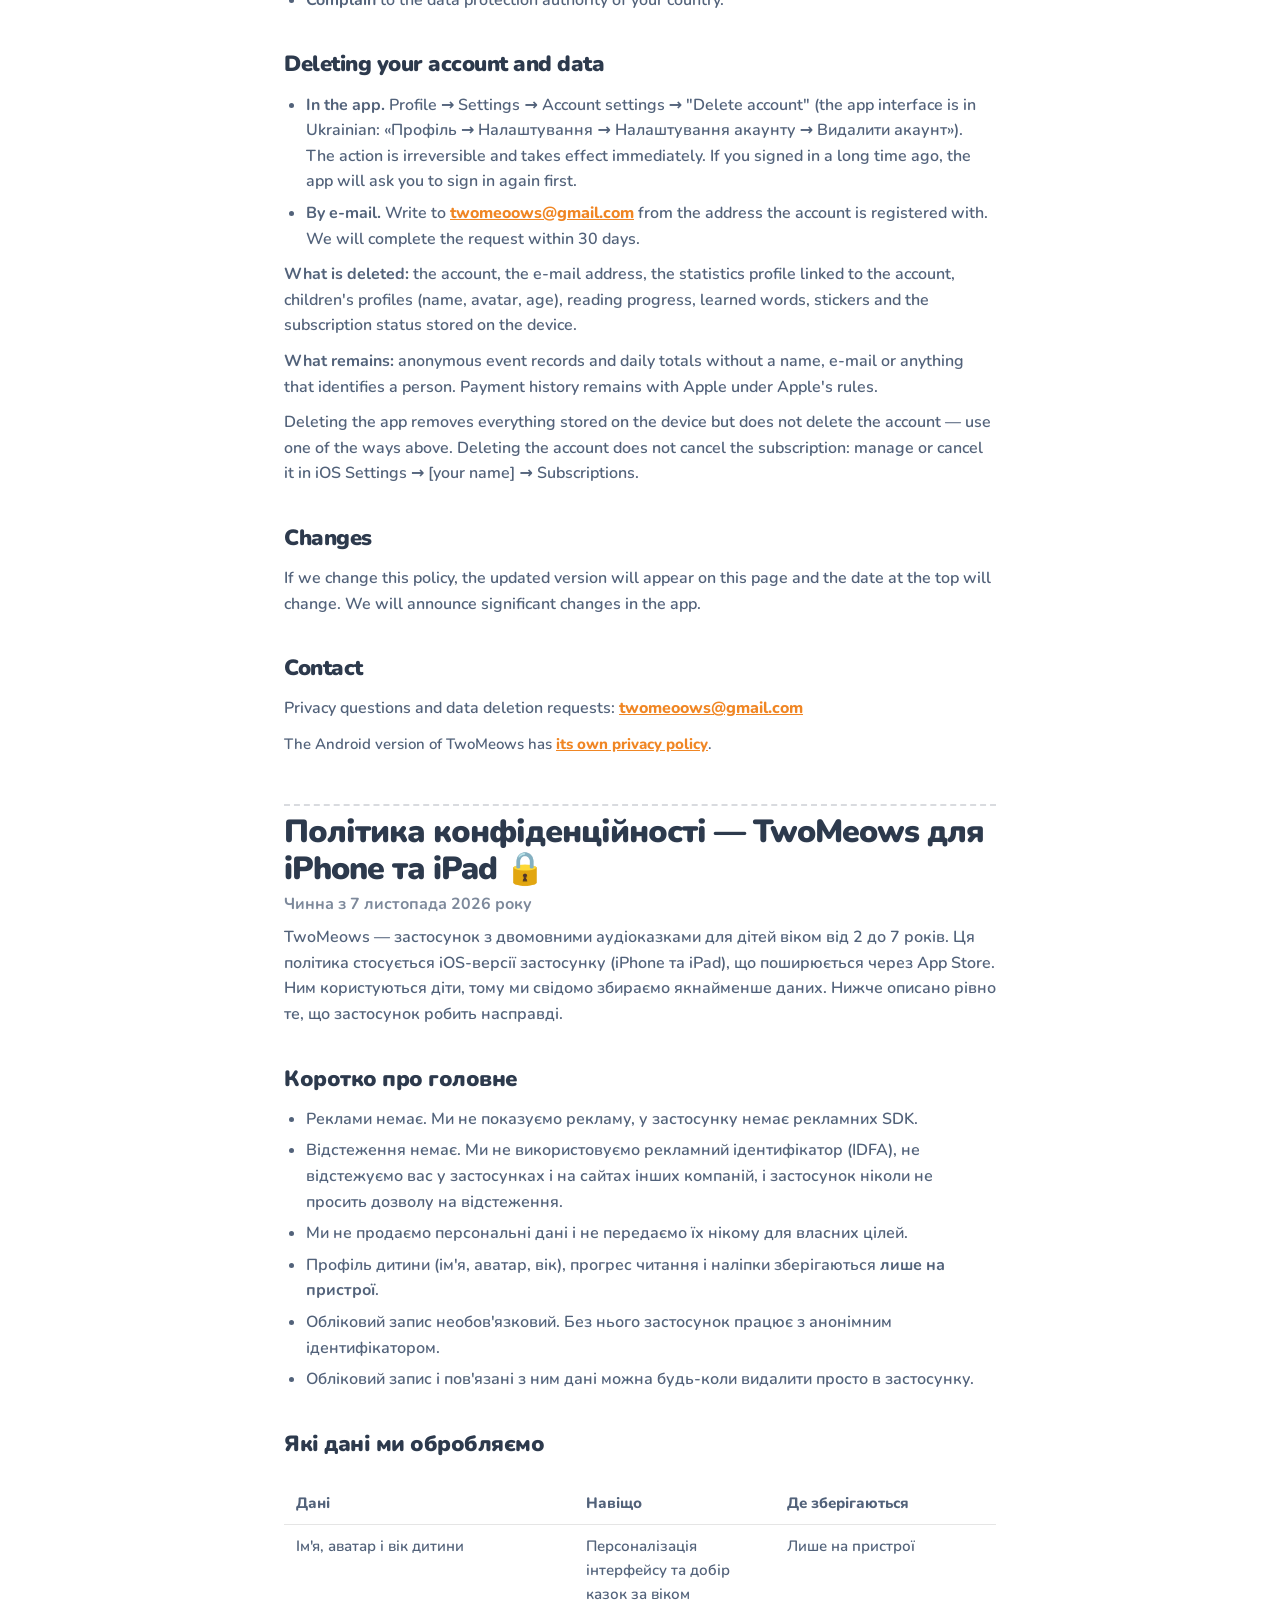
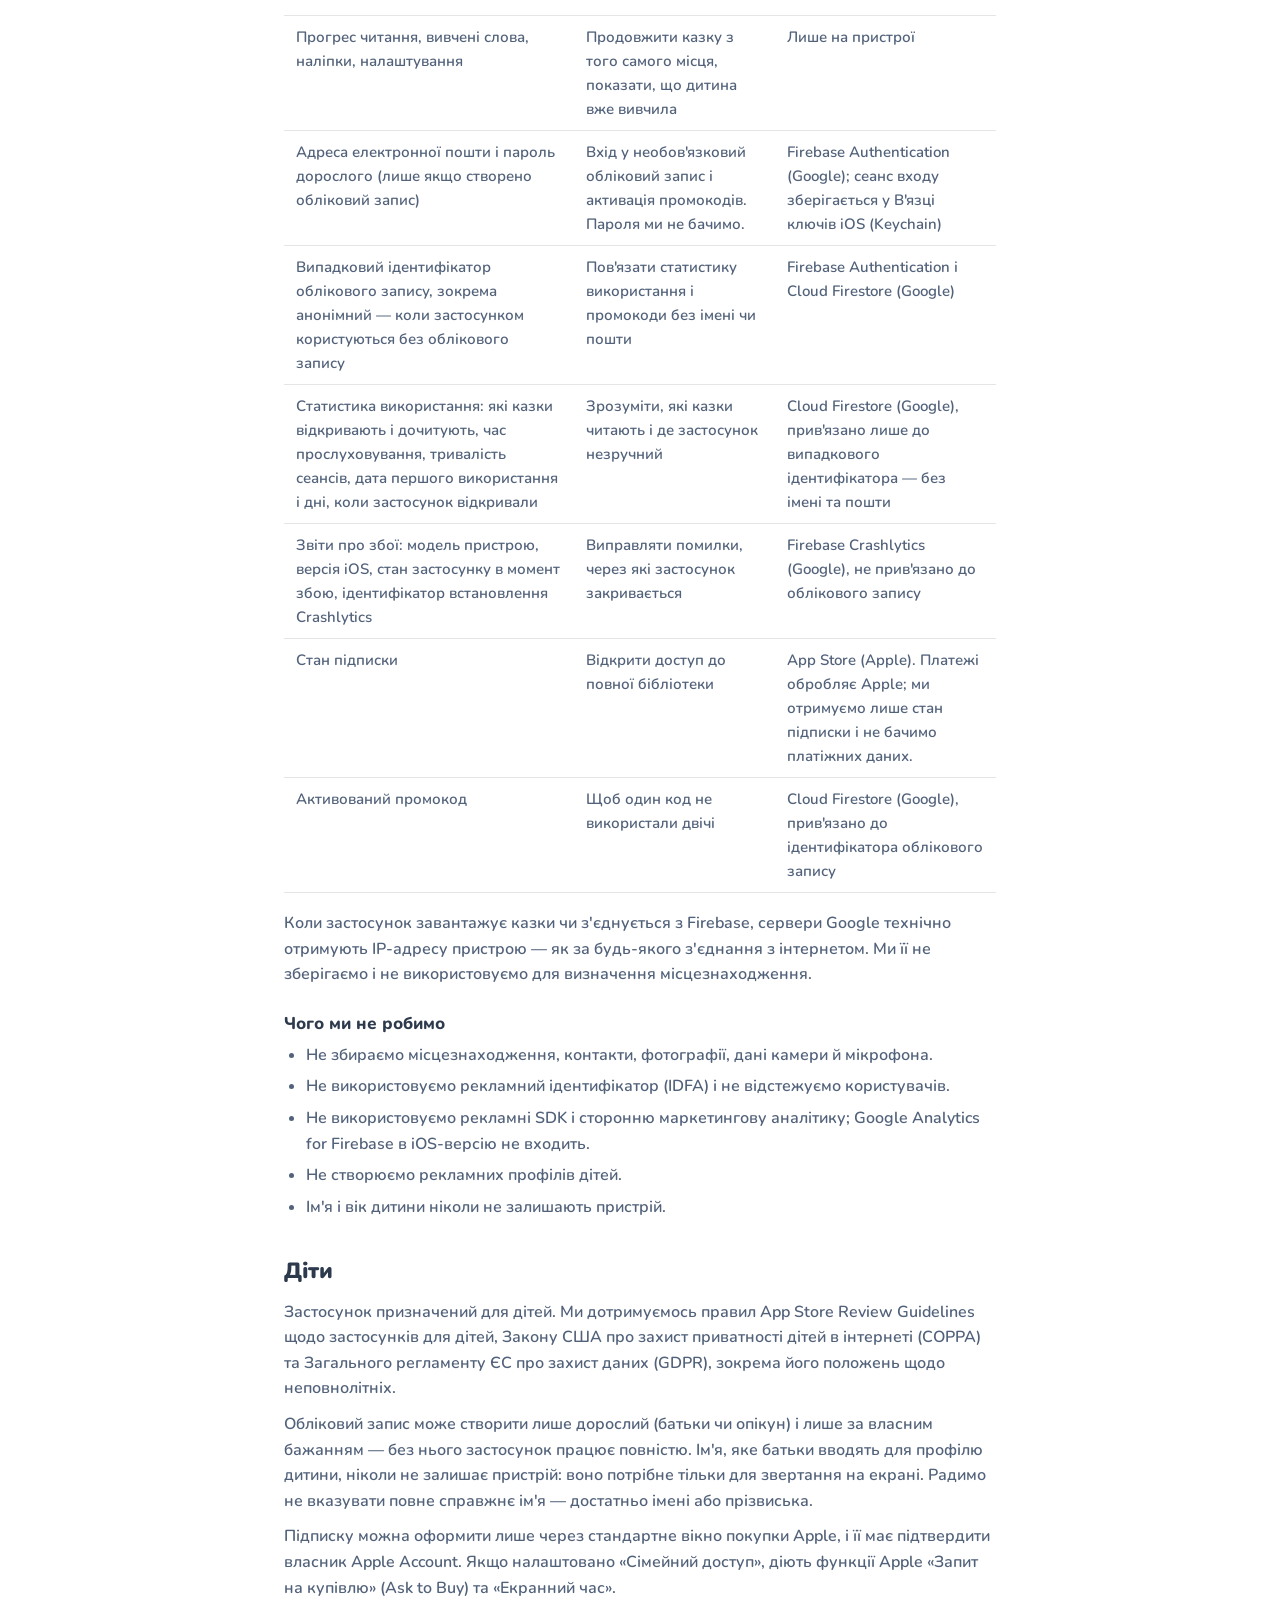
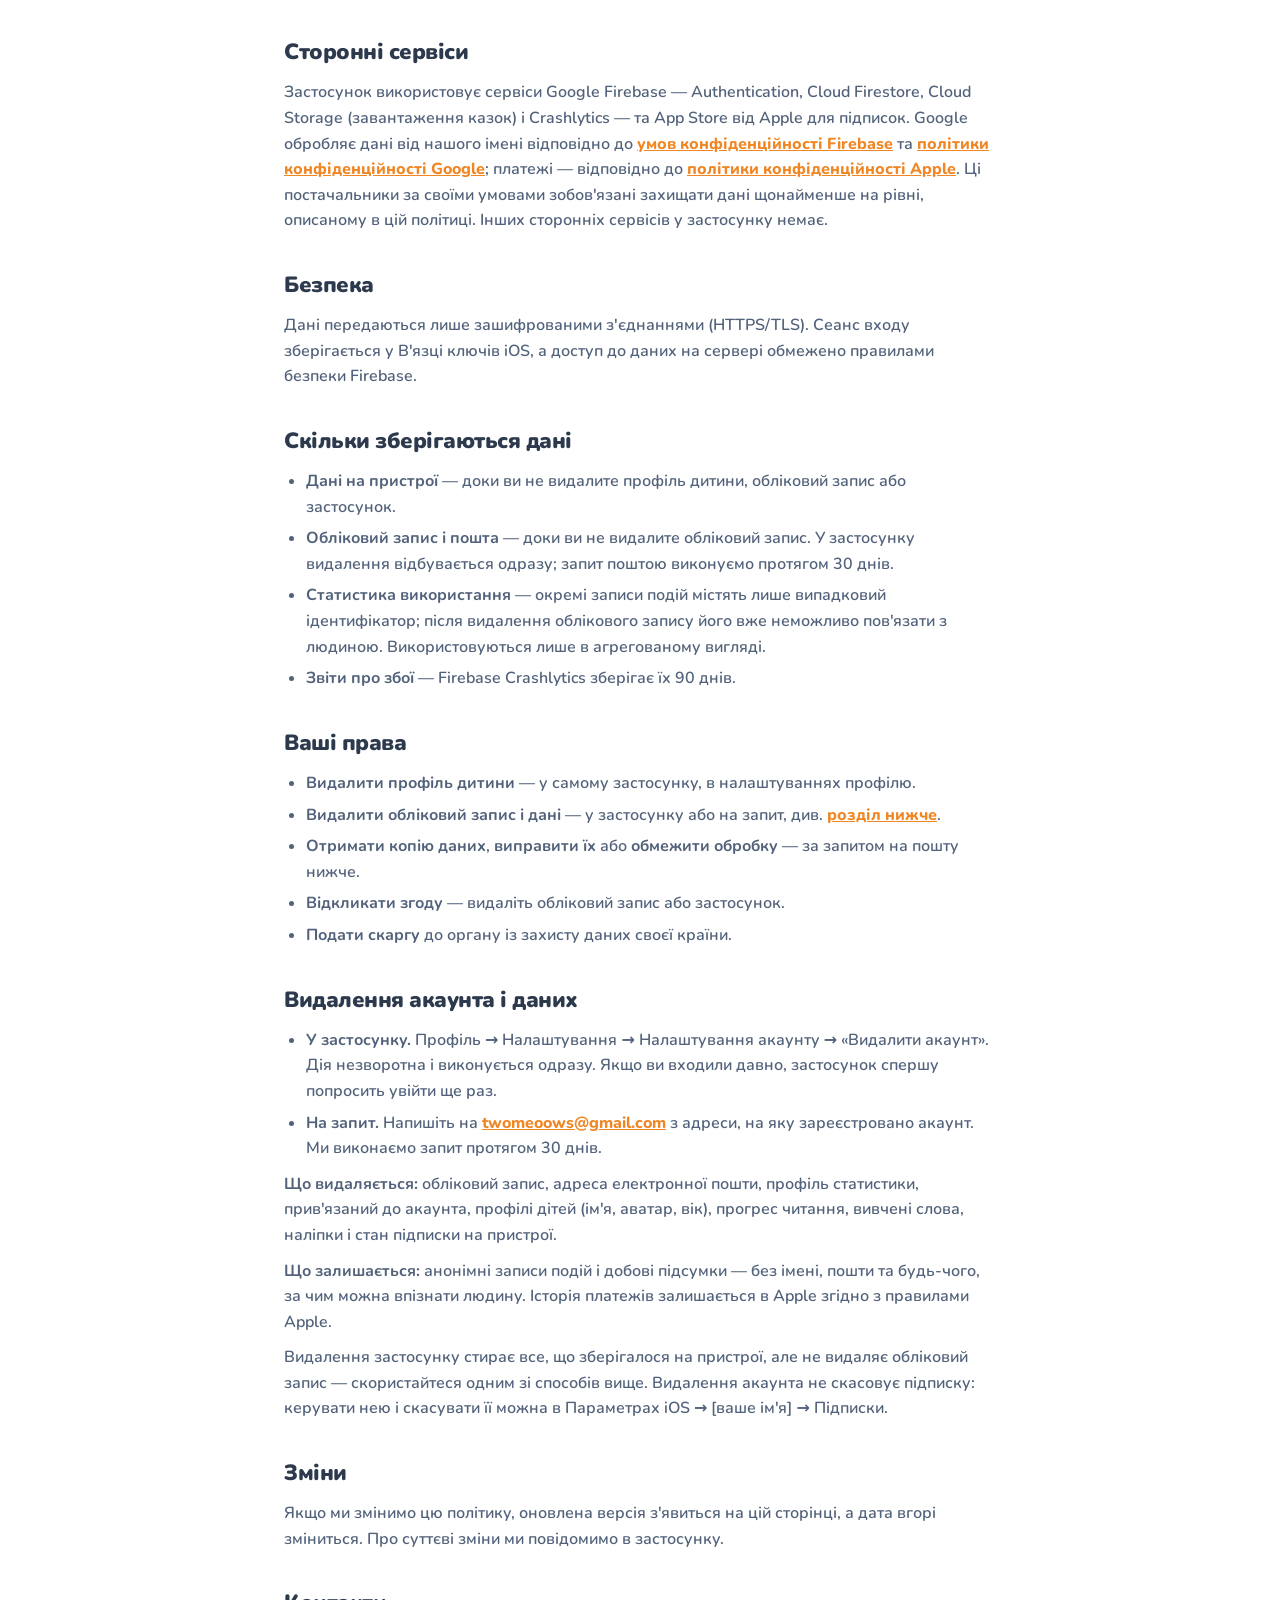
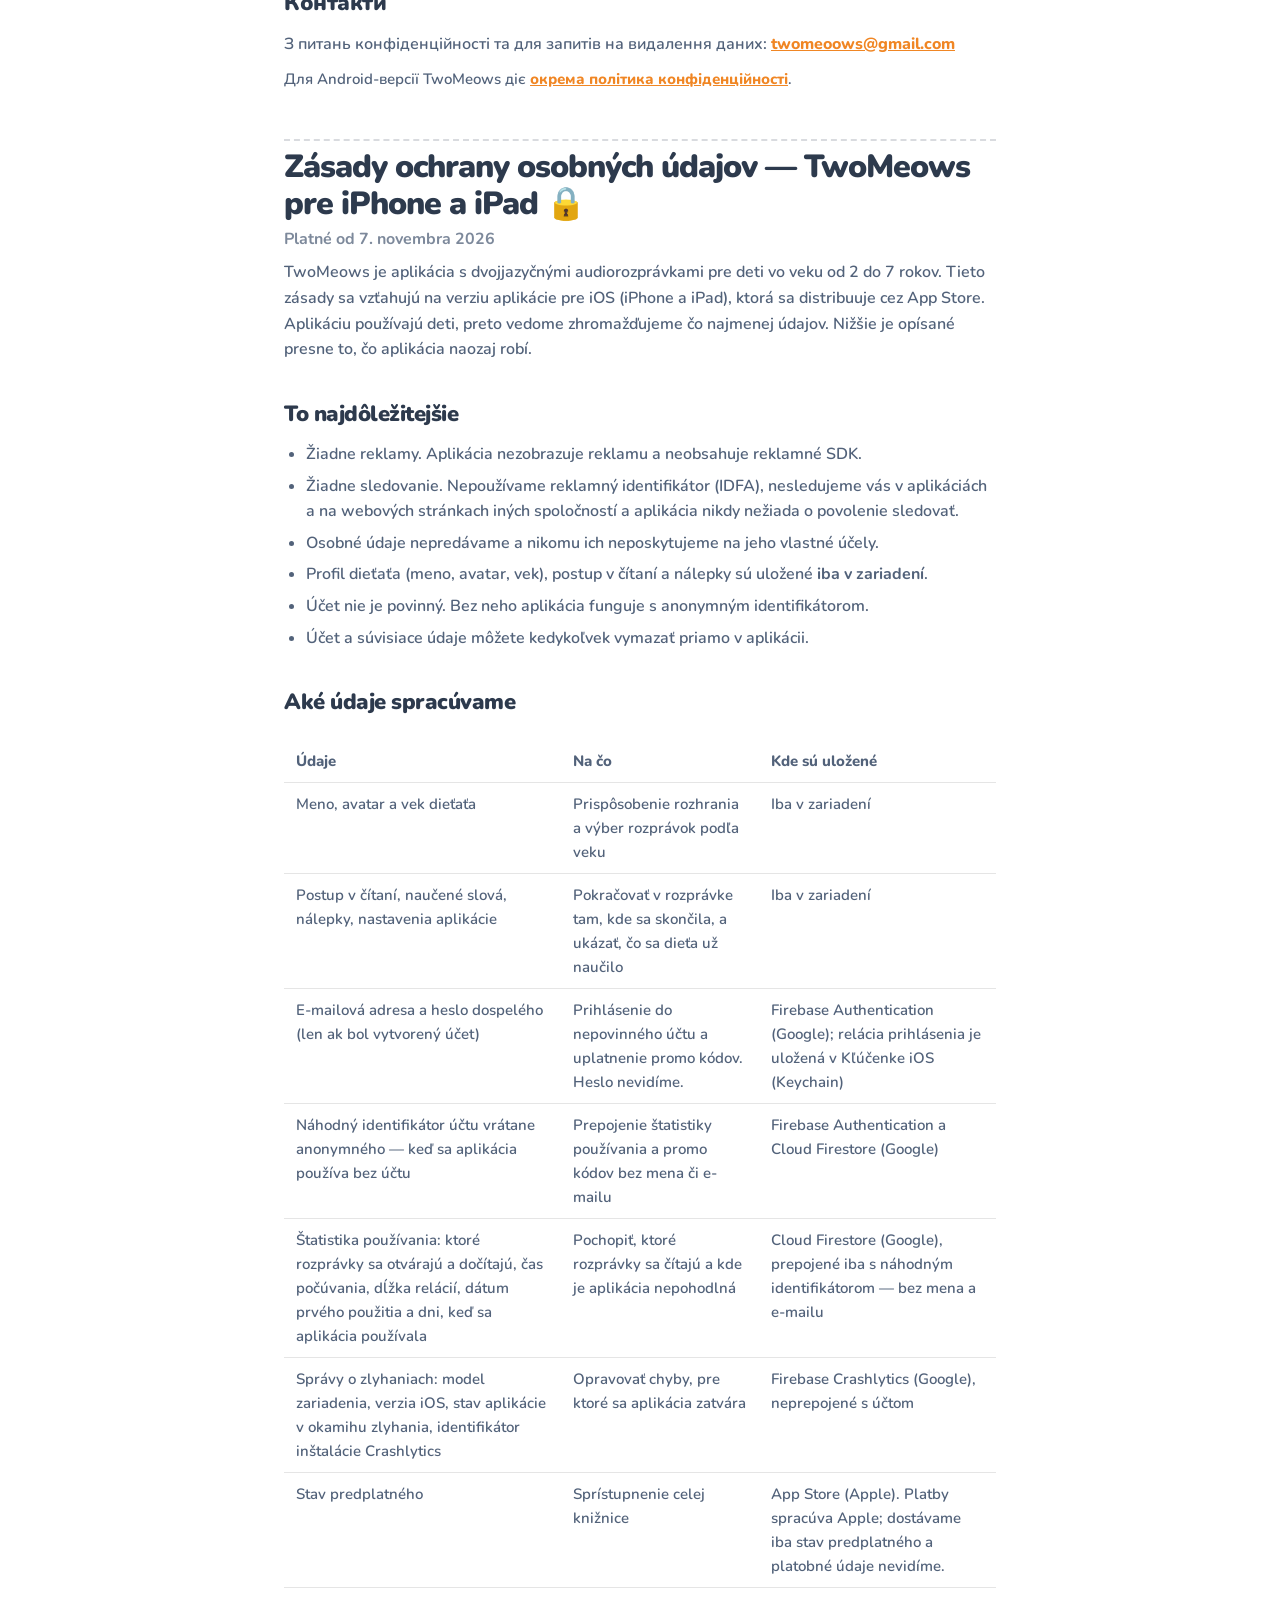
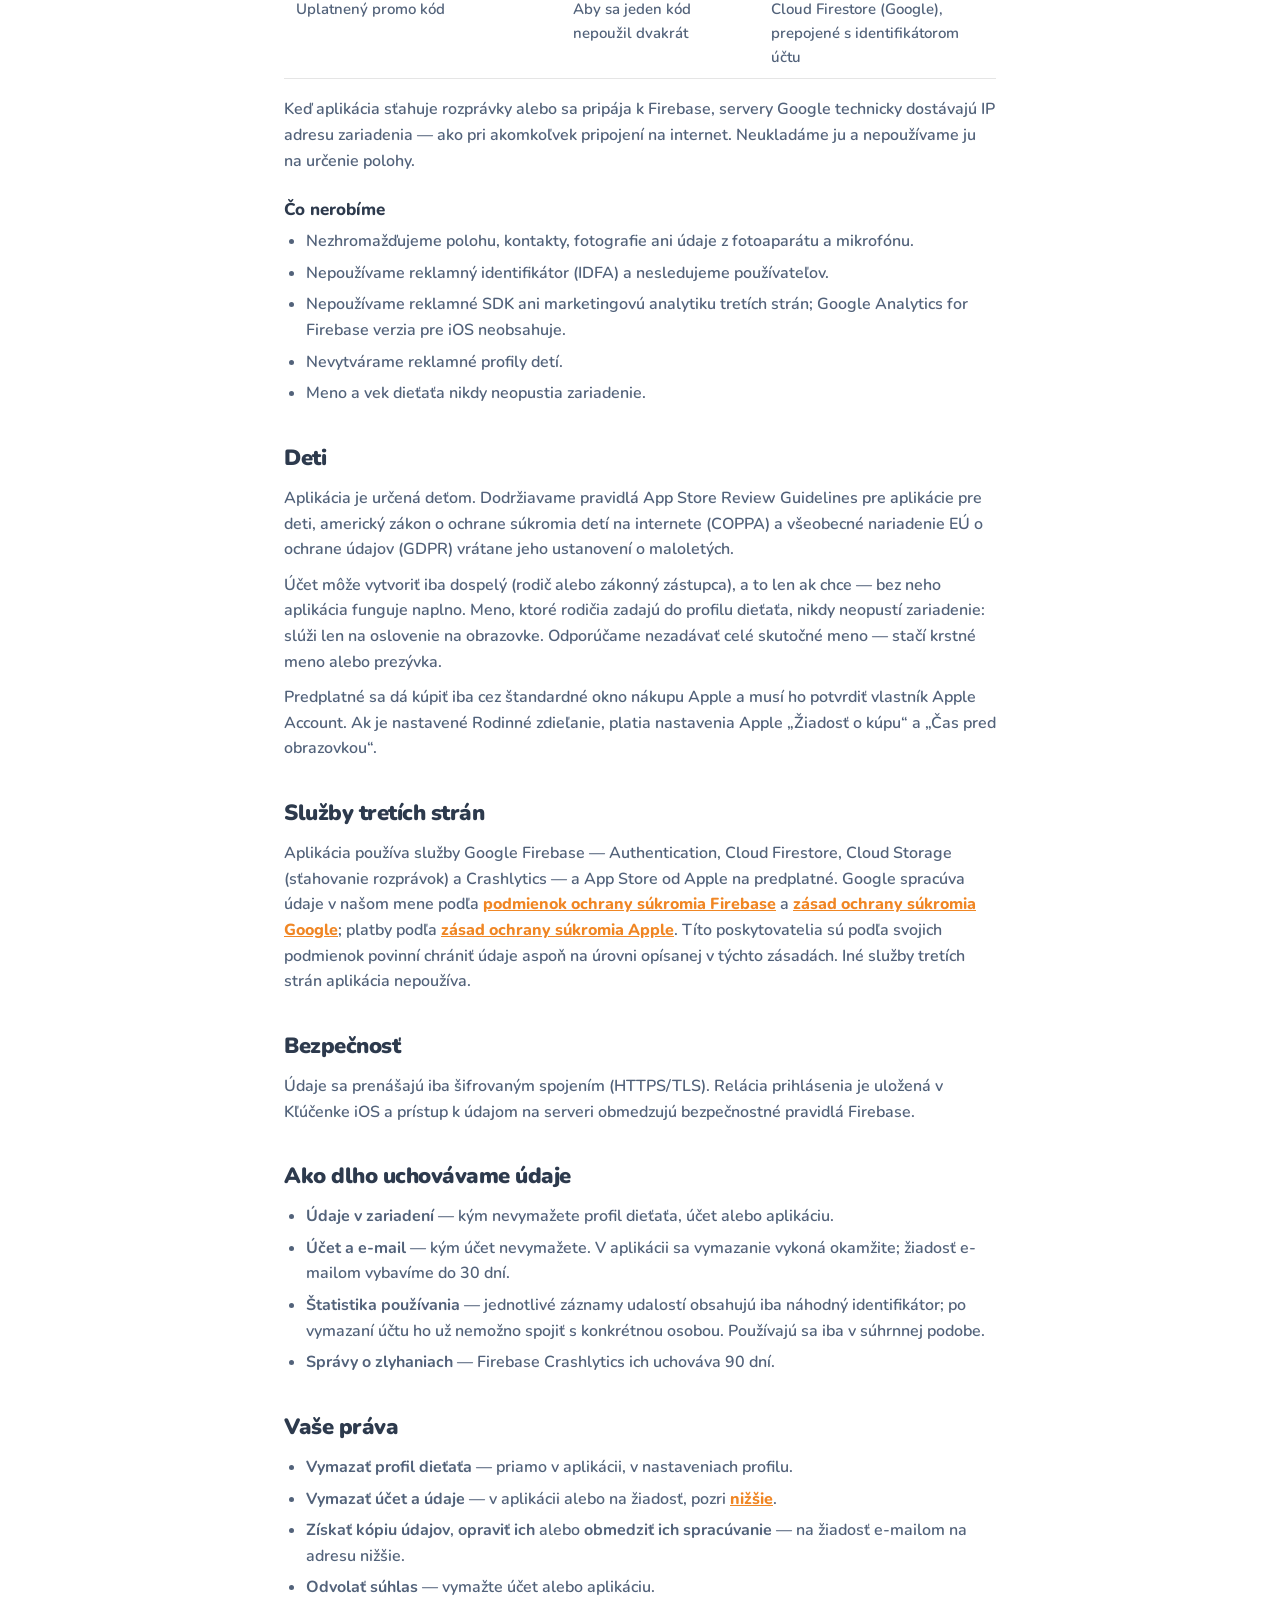
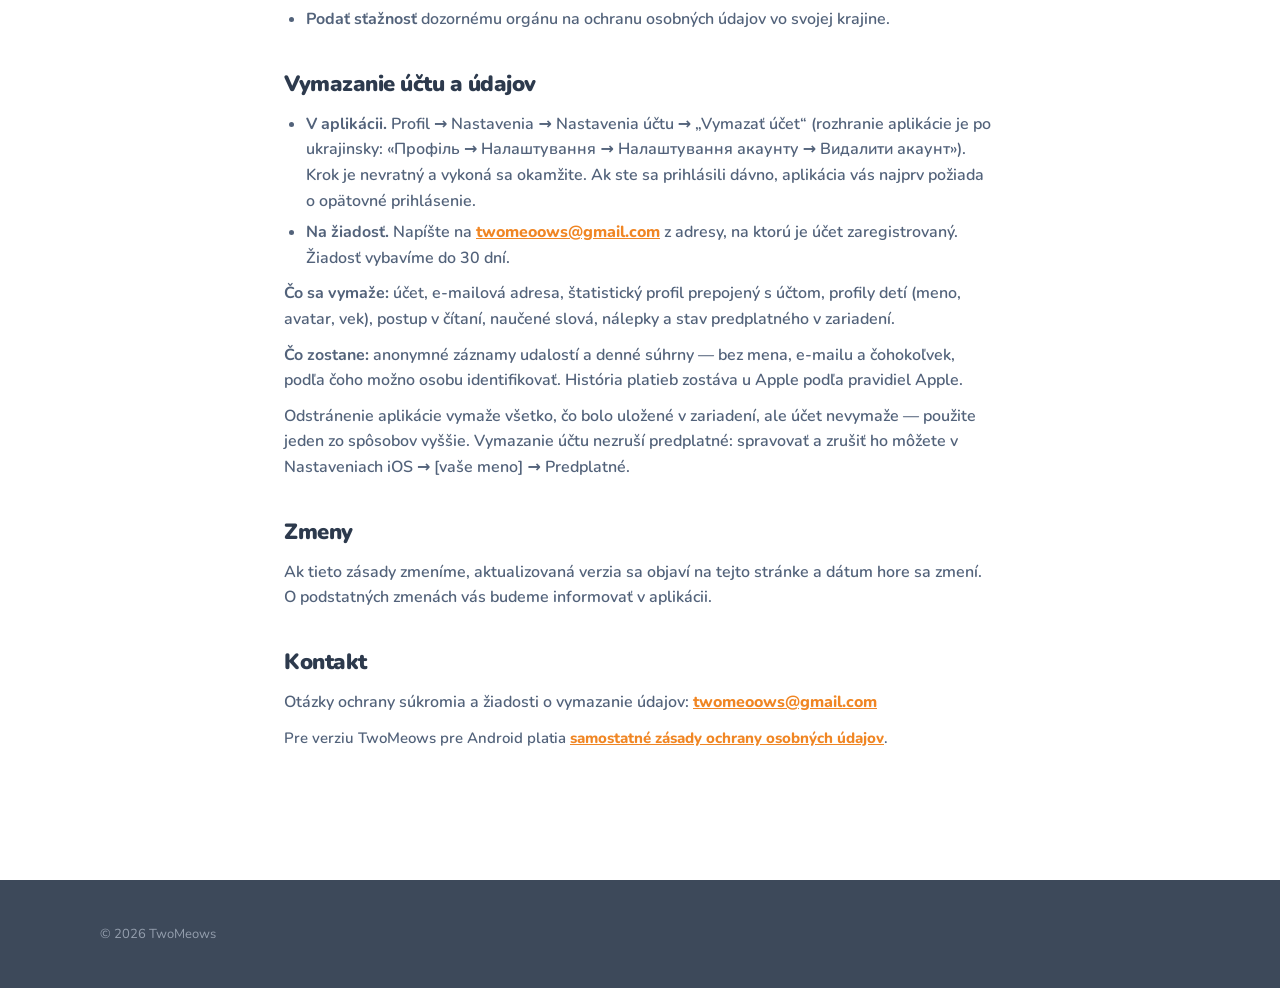
<file: privacy-ios.html>
<!DOCTYPE html>
<html lang="en">
<head>
  <meta charset="UTF-8">
  <meta name="viewport" content="width=device-width, initial-scale=1.0">
  <title>Privacy Policy (iOS) — TwoMeows</title>
  <meta name="description" content="Privacy policy of TwoMeows for iPhone and iPad: what data the app processes, where it is stored, and how to delete it.">
  <meta name="theme-color" content="#a9d3e9">
  <link rel="canonical" href="https://twomeows.github.io/privacy-ios.html">
  <meta property="og:title" content="Privacy Policy (iOS) — TwoMeows">
  <meta property="og:type" content="article">
  <meta property="og:url" content="https://twomeows.github.io/privacy-ios.html">
  <meta property="og:site_name" content="TwoMeows">
  <link rel="icon" type="image/svg+xml" href="assets/favicon.svg">
  <link rel="preconnect" href="https://fonts.googleapis.com">
  <link rel="preconnect" href="https://fonts.gstatic.com" crossorigin>
  <link href="https://fonts.googleapis.com/css2?family=Nunito:wght@400;600;700;800;900&display=swap" rel="stylesheet">
  <link rel="stylesheet" href="css/style.css">
  <style>
    /* Same layout as privacy.html (the Android policy), plus a language switch:
       App Review reads English, the site's main audience reads Ukrainian and Slovak. */
    .legal { max-width: 760px; margin: 0 auto; padding: calc(var(--header-h) + 40px) 24px 80px; }
    .legal h1 { font-size: 32px; margin-bottom: 4px; }
    .legal h2 { font-size: 22px; text-align: left; margin: 34px 0 10px; }
    .legal h3 { font-size: 17px; text-align: left; margin: 22px 0 6px; }
    .legal p, .legal li { color: var(--ink-soft); font-weight: 600; }
    .legal p { margin-bottom: 10px; }
    .legal ul { padding-left: 22px; margin-bottom: 10px; }
    .legal li { margin-bottom: 6px; }
    .legal .updated { color: var(--ink-soft); font-weight: 700; opacity: .75; margin-bottom: 8px; }
    .legal table { width: 100%; border-collapse: collapse; margin: 10px 0 18px; font-size: 15px; }
    .legal th, .legal td { text-align: left; padding: 9px 12px; border-bottom: 1px solid rgba(0,0,0,.1); vertical-align: top; color: var(--ink-soft); font-weight: 600; }
    .legal th { font-weight: 800; }
    .legal .tablewrap { overflow-x: auto; }
    .legal a { color: var(--accent-dark); font-weight: 800; }
    .langs { display: flex; flex-wrap: wrap; gap: 10px; margin: 18px 0 8px; }
    .langs a {
      text-decoration: none; color: var(--ink); font-weight: 800;
      background: var(--card-bg); border: 2px solid var(--card-border);
      border-radius: 999px; padding: 6px 18px; box-shadow: var(--shadow-soft);
    }
    .langs a:hover { color: var(--accent-dark); }
    .lang-block { border-top: 2px dashed rgba(45, 58, 77, .18); margin-top: 48px; padding-top: 8px; }
    .lang-block:first-of-type { border-top: 0; margin-top: 8px; }
    .platform-note { font-size: 15px; }
    @media (max-width: 520px) {
      .legal { padding-left: 16px; padding-right: 16px; }
      .legal h1 { font-size: 26px; }
      .legal th, .legal td { padding: 8px 8px; font-size: 14px; overflow-wrap: anywhere; }
    }
  </style>
</head>
<body>
  <header class="site-header">
    <a class="logo" href="index.html">
      <img src="assets/cats/meows_logo.svg" alt="" class="logo-icon">
      <span class="logo-text">Two<em>Meows</em></span>
    </a>
  </header>

  <main class="legal">
    <nav class="langs" aria-label="Language">
      <a href="#en" hreflang="en">English</a>
      <a href="#uk" hreflang="uk">Українська</a>
      <a href="#sk" hreflang="sk">Slovenčina</a>
    </nav>

    <!-- ═══════════════ ENGLISH ═══════════════ -->
    <section class="lang-block" id="en" lang="en">
      <h1>Privacy Policy — TwoMeows for iPhone and iPad 🔒</h1>
      <p class="updated">Effective date: 7 November 2026</p>

      <p>TwoMeows is an app with bilingual audio stories for children aged 2 to 7. This policy
      applies to the iOS version of the app (iPhone and iPad) distributed through the App Store.
      The app is used by children, so we deliberately collect as little data as possible.
      Below is exactly what the app actually does.</p>

      <h2>In short</h2>
      <ul>
        <li>No ads. The app shows no advertising and contains no advertising SDKs.</li>
        <li>No tracking. We do not use the Advertising Identifier (IDFA), we do not track you
        across other companies' apps or websites, and the app never asks for permission to track.</li>
        <li>We do not sell personal data and do not share it with anyone for their own purposes.</li>
        <li>The child's profile (name, avatar, age), reading progress and stickers are stored
        <strong>only on the device</strong>.</li>
        <li>An account is optional. Without one, the app works with an anonymous identifier.</li>
        <li>You can delete the account and the associated data at any time, right in the app.</li>
      </ul>

      <h2>What data we process</h2>
      <div class="tablewrap">
      <table>
        <thead>
          <tr><th>Data</th><th>Why</th><th>Where it is stored</th></tr>
        </thead>
        <tbody>
          <tr>
            <td>Child's name, avatar and age</td>
            <td>Personalising the interface and choosing stories by age</td>
            <td>Only on the device</td>
          </tr>
          <tr>
            <td>Reading progress, learned words, stickers, app settings</td>
            <td>Continuing a story where it stopped, showing what the child has learned</td>
            <td>Only on the device</td>
          </tr>
          <tr>
            <td>Adult's e-mail address and password (only if an account is created)</td>
            <td>Signing in to the optional account and redeeming promo codes. We never see the password.</td>
            <td>Firebase Authentication (Google); the sign-in session is kept in the iOS Keychain</td>
          </tr>
          <tr>
            <td>Random account identifier, including an anonymous one created when the app is used without an account</td>
            <td>Linking usage statistics and promo codes without using a name or e-mail</td>
            <td>Firebase Authentication and Cloud Firestore (Google)</td>
          </tr>
          <tr>
            <td>Usage statistics: which stories are opened and finished, listening time, session length, the date of first use and the days the app was used</td>
            <td>Understanding which stories are read and where the app is inconvenient</td>
            <td>Cloud Firestore (Google), linked only to the random identifier — without name or e-mail</td>
          </tr>
          <tr>
            <td>Crash reports: device model, iOS version, the app's state at the moment of the crash, a Crashlytics installation identifier</td>
            <td>Fixing errors that make the app close</td>
            <td>Firebase Crashlytics (Google), not linked to the account</td>
          </tr>
          <tr>
            <td>Subscription status</td>
            <td>Unlocking the full library</td>
            <td>App Store (Apple). Payments are processed by Apple; we receive only the subscription status and never see payment details.</td>
          </tr>
          <tr>
            <td>Redeemed promo code</td>
            <td>Making sure a code is not used twice</td>
            <td>Cloud Firestore (Google), linked to the account identifier</td>
          </tr>
        </tbody>
      </table>
      </div>
      <p>When the app downloads stories or connects to Firebase, Google's servers technically
      receive the device's IP address, as with any internet connection. We do not store it and do
      not use it to determine location.</p>

      <h3>What we do not do</h3>
      <ul>
        <li>We do not collect location, contacts, photos, camera or microphone data.</li>
        <li>We do not use the Advertising Identifier (IDFA) and do not track users.</li>
        <li>We do not use advertising SDKs or third-party marketing analytics; Google Analytics for Firebase is not included in the iOS app.</li>
        <li>We do not build advertising profiles of children.</li>
        <li>The child's name and age never leave the device.</li>
      </ul>

      <h2>Children</h2>
      <p>The app is designed for children. We follow the App Store Review Guidelines for apps for
      children, the U.S. Children's Online Privacy Protection Act (COPPA) and the EU General Data
      Protection Regulation (GDPR), including its provisions on minors.</p>
      <p>An account can be created only by an adult (a parent or guardian), and only if they wish —
      the app works fully without it. The name parents enter for the child's profile never leaves
      the device: it is used only to address the child on screen. We recommend using a first name
      or a nickname rather than the child's full name.</p>
      <p>Subscriptions are bought only through Apple's standard purchase window and must be
      confirmed by the owner of the Apple Account. If Family Sharing is set up, Apple's
      "Ask to Buy" and Screen Time settings apply.</p>

      <h2>Third-party services</h2>
      <p>The app uses Google Firebase services — Authentication, Cloud Firestore, Cloud Storage
      (story downloads) and Crashlytics — and Apple's App Store for subscriptions. Google
      processes the data on our behalf under the
      <a href="https://firebase.google.com/support/privacy" target="_blank" rel="noopener">Firebase privacy terms</a>
      and the <a href="https://policies.google.com/privacy" target="_blank" rel="noopener">Google Privacy Policy</a>;
      payments are handled under the
      <a href="https://www.apple.com/legal/privacy/" target="_blank" rel="noopener">Apple Privacy Policy</a>.
      These providers are bound by their terms to protect the data at least to the level described
      in this policy. The app uses no other third-party services.</p>

      <h2>Security</h2>
      <p>Data is transmitted only over encrypted connections (HTTPS/TLS). The sign-in session is
      stored in the iOS Keychain, and access to server data is restricted by Firebase security rules.</p>

      <h2>How long data is kept</h2>
      <ul>
        <li><strong>Data on the device</strong> — until you delete the child's profile, the account or the app.</li>
        <li><strong>Account and e-mail</strong> — until you delete the account. In the app, deletion is
        immediate; a request by e-mail is completed within 30 days.</li>
        <li><strong>Usage statistics</strong> — individual event records carry only the random identifier;
        after the account is deleted it can no longer be linked to anyone. They are used only in aggregated form.</li>
        <li><strong>Crash reports</strong> — kept by Firebase Crashlytics for 90 days.</li>
      </ul>

      <h2>Your rights</h2>
      <ul>
        <li><strong>Delete the child's profile</strong> — in the app, in the profile settings.</li>
        <li><strong>Delete the account and data</strong> — in the app or by request, see <a href="#delete-en">below</a>.</li>
        <li><strong>Get a copy of your data</strong>, <strong>correct it</strong> or <strong>restrict its processing</strong> — by e-mail to the address below.</li>
        <li><strong>Withdraw consent</strong> — delete the account or the app.</li>
        <li><strong>Complain</strong> to the data protection authority of your country.</li>
      </ul>

      <h2 id="delete-en">Deleting your account and data</h2>
      <ul>
        <li><strong>In the app.</strong> Profile → Settings → Account settings → "Delete account" (the app interface is in Ukrainian: «Профіль → Налаштування → Налаштування акаунту → Видалити акаунт»).
        The action is irreversible and takes effect immediately. If you signed in a long time ago,
        the app will ask you to sign in again first.</li>
        <li><strong>By e-mail.</strong> Write to <a href="mailto:twomeoows@gmail.com">twomeoows@gmail.com</a>
        from the address the account is registered with. We will complete the request within 30 days.</li>
      </ul>
      <p><strong>What is deleted:</strong> the account, the e-mail address, the statistics profile
      linked to the account, children's profiles (name, avatar, age), reading progress, learned
      words, stickers and the subscription status stored on the device.</p>
      <p><strong>What remains:</strong> anonymous event records and daily totals without a name,
      e-mail or anything that identifies a person. Payment history remains with Apple under Apple's rules.</p>
      <p>Deleting the app removes everything stored on the device but does not delete the account —
      use one of the ways above. Deleting the account does not cancel the subscription: manage or
      cancel it in iOS Settings → [your name] → Subscriptions.</p>

      <h2>Changes</h2>
      <p>If we change this policy, the updated version will appear on this page and the date at the
      top will change. We will announce significant changes in the app.</p>

      <h2>Contact</h2>
      <p>Privacy questions and data deletion requests:
      <a href="mailto:twomeoows@gmail.com">twomeoows@gmail.com</a></p>
      <p class="platform-note">The Android version of TwoMeows has <a href="privacy.html">its own privacy policy</a>.</p>
    </section>

    <!-- ═══════════════ УКРАЇНСЬКА ═══════════════ -->
    <section class="lang-block" id="uk" lang="uk">
      <h1>Політика конфіденційності — TwoMeows для iPhone та iPad 🔒</h1>
      <p class="updated">Чинна з 7 листопада 2026 року</p>

      <p>TwoMeows — застосунок з двомовними аудіоказками для дітей віком від 2 до 7 років. Ця
      політика стосується iOS-версії застосунку (iPhone та iPad), що поширюється через App Store.
      Ним користуються діти, тому ми свідомо збираємо якнайменше даних. Нижче описано рівно те,
      що застосунок робить насправді.</p>

      <h2>Коротко про головне</h2>
      <ul>
        <li>Реклами немає. Ми не показуємо рекламу, у застосунку немає рекламних SDK.</li>
        <li>Відстеження немає. Ми не використовуємо рекламний ідентифікатор (IDFA), не відстежуємо
        вас у застосунках і на сайтах інших компаній, і застосунок ніколи не просить дозволу на відстеження.</li>
        <li>Ми не продаємо персональні дані і не передаємо їх нікому для власних цілей.</li>
        <li>Профіль дитини (ім'я, аватар, вік), прогрес читання і наліпки зберігаються
        <strong>лише на пристрої</strong>.</li>
        <li>Обліковий запис необов'язковий. Без нього застосунок працює з анонімним ідентифікатором.</li>
        <li>Обліковий запис і пов'язані з ним дані можна будь-коли видалити просто в застосунку.</li>
      </ul>

      <h2>Які дані ми обробляємо</h2>
      <div class="tablewrap">
      <table>
        <thead>
          <tr><th>Дані</th><th>Навіщо</th><th>Де зберігаються</th></tr>
        </thead>
        <tbody>
          <tr>
            <td>Ім'я, аватар і вік дитини</td>
            <td>Персоналізація інтерфейсу та добір казок за віком</td>
            <td>Лише на пристрої</td>
          </tr>
          <tr>
            <td>Прогрес читання, вивчені слова, наліпки, налаштування</td>
            <td>Продовжити казку з того самого місця, показати, що дитина вже вивчила</td>
            <td>Лише на пристрої</td>
          </tr>
          <tr>
            <td>Адреса електронної пошти і пароль дорослого (лише якщо створено обліковий запис)</td>
            <td>Вхід у необов'язковий обліковий запис і активація промокодів. Пароля ми не бачимо.</td>
            <td>Firebase Authentication (Google); сеанс входу зберігається у В'язці ключів iOS (Keychain)</td>
          </tr>
          <tr>
            <td>Випадковий ідентифікатор облікового запису, зокрема анонімний — коли застосунком користуються без облікового запису</td>
            <td>Пов'язати статистику використання і промокоди без імені чи пошти</td>
            <td>Firebase Authentication і Cloud Firestore (Google)</td>
          </tr>
          <tr>
            <td>Статистика використання: які казки відкривають і дочитують, час прослуховування, тривалість сеансів, дата першого використання і дні, коли застосунок відкривали</td>
            <td>Зрозуміти, які казки читають і де застосунок незручний</td>
            <td>Cloud Firestore (Google), прив'язано лише до випадкового ідентифікатора — без імені та пошти</td>
          </tr>
          <tr>
            <td>Звіти про збої: модель пристрою, версія iOS, стан застосунку в момент збою, ідентифікатор встановлення Crashlytics</td>
            <td>Виправляти помилки, через які застосунок закривається</td>
            <td>Firebase Crashlytics (Google), не прив'язано до облікового запису</td>
          </tr>
          <tr>
            <td>Стан підписки</td>
            <td>Відкрити доступ до повної бібліотеки</td>
            <td>App Store (Apple). Платежі обробляє Apple; ми отримуємо лише стан підписки і не бачимо платіжних даних.</td>
          </tr>
          <tr>
            <td>Активований промокод</td>
            <td>Щоб один код не використали двічі</td>
            <td>Cloud Firestore (Google), прив'язано до ідентифікатора облікового запису</td>
          </tr>
        </tbody>
      </table>
      </div>
      <p>Коли застосунок завантажує казки чи з'єднується з Firebase, сервери Google технічно
      отримують IP-адресу пристрою — як за будь-якого з'єднання з інтернетом. Ми її не зберігаємо
      і не використовуємо для визначення місцезнаходження.</p>

      <h3>Чого ми не робимо</h3>
      <ul>
        <li>Не збираємо місцезнаходження, контакти, фотографії, дані камери й мікрофона.</li>
        <li>Не використовуємо рекламний ідентифікатор (IDFA) і не відстежуємо користувачів.</li>
        <li>Не використовуємо рекламні SDK і сторонню маркетингову аналітику; Google Analytics for Firebase в iOS-версію не входить.</li>
        <li>Не створюємо рекламних профілів дітей.</li>
        <li>Ім'я і вік дитини ніколи не залишають пристрій.</li>
      </ul>

      <h2>Діти</h2>
      <p>Застосунок призначений для дітей. Ми дотримуємось правил App Store Review Guidelines щодо
      застосунків для дітей, Закону США про захист приватності дітей в інтернеті (COPPA) та
      Загального регламенту ЄС про захист даних (GDPR), зокрема його положень щодо неповнолітніх.</p>
      <p>Обліковий запис може створити лише дорослий (батьки чи опікун) і лише за власним
      бажанням — без нього застосунок працює повністю. Ім'я, яке батьки вводять для профілю
      дитини, ніколи не залишає пристрій: воно потрібне тільки для звертання на екрані. Радимо не
      вказувати повне справжнє ім'я — достатньо імені або прізвиська.</p>
      <p>Підписку можна оформити лише через стандартне вікно покупки Apple, і її має підтвердити
      власник Apple Account. Якщо налаштовано «Сімейний доступ», діють функції Apple
      «Запит на купівлю» (Ask to Buy) та «Екранний час».</p>

      <h2>Сторонні сервіси</h2>
      <p>Застосунок використовує сервіси Google Firebase — Authentication, Cloud Firestore,
      Cloud Storage (завантаження казок) і Crashlytics — та App Store від Apple для підписок.
      Google обробляє дані від нашого імені відповідно до
      <a href="https://firebase.google.com/support/privacy" target="_blank" rel="noopener">умов конфіденційності Firebase</a>
      та <a href="https://policies.google.com/privacy" target="_blank" rel="noopener">політики конфіденційності Google</a>;
      платежі — відповідно до
      <a href="https://www.apple.com/legal/privacy/" target="_blank" rel="noopener">політики конфіденційності Apple</a>.
      Ці постачальники за своїми умовами зобов'язані захищати дані щонайменше на рівні, описаному
      в цій політиці. Інших сторонніх сервісів у застосунку немає.</p>

      <h2>Безпека</h2>
      <p>Дані передаються лише зашифрованими з'єднаннями (HTTPS/TLS). Сеанс входу зберігається у
      В'язці ключів iOS, а доступ до даних на сервері обмежено правилами безпеки Firebase.</p>

      <h2>Скільки зберігаються дані</h2>
      <ul>
        <li><strong>Дані на пристрої</strong> — доки ви не видалите профіль дитини, обліковий запис або застосунок.</li>
        <li><strong>Обліковий запис і пошта</strong> — доки ви не видалите обліковий запис. У застосунку
        видалення відбувається одразу; запит поштою виконуємо протягом 30 днів.</li>
        <li><strong>Статистика використання</strong> — окремі записи подій містять лише випадковий
        ідентифікатор; після видалення облікового запису його вже неможливо пов'язати з людиною.
        Використовуються лише в агрегованому вигляді.</li>
        <li><strong>Звіти про збої</strong> — Firebase Crashlytics зберігає їх 90 днів.</li>
      </ul>

      <h2>Ваші права</h2>
      <ul>
        <li><strong>Видалити профіль дитини</strong> — у самому застосунку, в налаштуваннях профілю.</li>
        <li><strong>Видалити обліковий запис і дані</strong> — у застосунку або на запит, див. <a href="#delete-uk">розділ нижче</a>.</li>
        <li><strong>Отримати копію даних</strong>, <strong>виправити їх</strong> або <strong>обмежити обробку</strong> — за запитом на пошту нижче.</li>
        <li><strong>Відкликати згоду</strong> — видаліть обліковий запис або застосунок.</li>
        <li><strong>Подати скаргу</strong> до органу із захисту даних своєї країни.</li>
      </ul>

      <h2 id="delete-uk">Видалення акаунта і даних</h2>
      <ul>
        <li><strong>У застосунку.</strong> Профіль → Налаштування → Налаштування акаунту →
        «Видалити акаунт». Дія незворотна і виконується одразу. Якщо ви входили давно, застосунок
        спершу попросить увійти ще раз.</li>
        <li><strong>На запит.</strong> Напишіть на <a href="mailto:twomeoows@gmail.com">twomeoows@gmail.com</a>
        з адреси, на яку зареєстровано акаунт. Ми виконаємо запит протягом 30 днів.</li>
      </ul>
      <p><strong>Що видаляється:</strong> обліковий запис, адреса електронної пошти, профіль
      статистики, прив'язаний до акаунта, профілі дітей (ім'я, аватар, вік), прогрес читання,
      вивчені слова, наліпки і стан підписки на пристрої.</p>
      <p><strong>Що залишається:</strong> анонімні записи подій і добові підсумки — без імені,
      пошти та будь-чого, за чим можна впізнати людину. Історія платежів залишається в Apple згідно
      з правилами Apple.</p>
      <p>Видалення застосунку стирає все, що зберігалося на пристрої, але не видаляє обліковий запис —
      скористайтеся одним зі способів вище. Видалення акаунта не скасовує підписку: керувати нею і
      скасувати її можна в Параметрах iOS → [ваше ім'я] → Підписки.</p>

      <h2>Зміни</h2>
      <p>Якщо ми змінимо цю політику, оновлена версія з'явиться на цій сторінці, а дата вгорі
      зміниться. Про суттєві зміни ми повідомимо в застосунку.</p>

      <h2>Контакти</h2>
      <p>З питань конфіденційності та для запитів на видалення даних:
      <a href="mailto:twomeoows@gmail.com">twomeoows@gmail.com</a></p>
      <p class="platform-note">Для Android-версії TwoMeows діє <a href="privacy.html">окрема політика конфіденційності</a>.</p>
    </section>

    <!-- ═══════════════ SLOVENČINA ═══════════════ -->
    <section class="lang-block" id="sk" lang="sk">
      <h1>Zásady ochrany osobných údajov — TwoMeows pre iPhone a iPad 🔒</h1>
      <p class="updated">Platné od 7. novembra 2026</p>

      <p>TwoMeows je aplikácia s dvojjazyčnými audiorozprávkami pre deti vo veku od 2 do 7 rokov.
      Tieto zásady sa vzťahujú na verziu aplikácie pre iOS (iPhone a iPad), ktorá sa distribuuje
      cez App Store. Aplikáciu používajú deti, preto vedome zhromažďujeme čo najmenej údajov.
      Nižšie je opísané presne to, čo aplikácia naozaj robí.</p>

      <h2>To najdôležitejšie</h2>
      <ul>
        <li>Žiadne reklamy. Aplikácia nezobrazuje reklamu a neobsahuje reklamné SDK.</li>
        <li>Žiadne sledovanie. Nepoužívame reklamný identifikátor (IDFA), nesledujeme vás
        v aplikáciách a na webových stránkach iných spoločností a aplikácia nikdy nežiada o povolenie sledovať.</li>
        <li>Osobné údaje nepredávame a nikomu ich neposkytujeme na jeho vlastné účely.</li>
        <li>Profil dieťaťa (meno, avatar, vek), postup v čítaní a nálepky sú uložené
        <strong>iba v zariadení</strong>.</li>
        <li>Účet nie je povinný. Bez neho aplikácia funguje s anonymným identifikátorom.</li>
        <li>Účet a súvisiace údaje môžete kedykoľvek vymazať priamo v aplikácii.</li>
      </ul>

      <h2>Aké údaje spracúvame</h2>
      <div class="tablewrap">
      <table>
        <thead>
          <tr><th>Údaje</th><th>Na čo</th><th>Kde sú uložené</th></tr>
        </thead>
        <tbody>
          <tr>
            <td>Meno, avatar a vek dieťaťa</td>
            <td>Prispôsobenie rozhrania a výber rozprávok podľa veku</td>
            <td>Iba v zariadení</td>
          </tr>
          <tr>
            <td>Postup v čítaní, naučené slová, nálepky, nastavenia aplikácie</td>
            <td>Pokračovať v rozprávke tam, kde sa skončila, a ukázať, čo sa dieťa už naučilo</td>
            <td>Iba v zariadení</td>
          </tr>
          <tr>
            <td>E-mailová adresa a heslo dospelého (len ak bol vytvorený účet)</td>
            <td>Prihlásenie do nepovinného účtu a uplatnenie promo kódov. Heslo nevidíme.</td>
            <td>Firebase Authentication (Google); relácia prihlásenia je uložená v Kľúčenke iOS (Keychain)</td>
          </tr>
          <tr>
            <td>Náhodný identifikátor účtu vrátane anonymného — keď sa aplikácia používa bez účtu</td>
            <td>Prepojenie štatistiky používania a promo kódov bez mena či e-mailu</td>
            <td>Firebase Authentication a Cloud Firestore (Google)</td>
          </tr>
          <tr>
            <td>Štatistika používania: ktoré rozprávky sa otvárajú a dočítajú, čas počúvania, dĺžka relácií, dátum prvého použitia a dni, keď sa aplikácia používala</td>
            <td>Pochopiť, ktoré rozprávky sa čítajú a kde je aplikácia nepohodlná</td>
            <td>Cloud Firestore (Google), prepojené iba s náhodným identifikátorom — bez mena a e-mailu</td>
          </tr>
          <tr>
            <td>Správy o zlyhaniach: model zariadenia, verzia iOS, stav aplikácie v okamihu zlyhania, identifikátor inštalácie Crashlytics</td>
            <td>Opravovať chyby, pre ktoré sa aplikácia zatvára</td>
            <td>Firebase Crashlytics (Google), neprepojené s účtom</td>
          </tr>
          <tr>
            <td>Stav predplatného</td>
            <td>Sprístupnenie celej knižnice</td>
            <td>App Store (Apple). Platby spracúva Apple; dostávame iba stav predplatného a platobné údaje nevidíme.</td>
          </tr>
          <tr>
            <td>Uplatnený promo kód</td>
            <td>Aby sa jeden kód nepoužil dvakrát</td>
            <td>Cloud Firestore (Google), prepojené s identifikátorom účtu</td>
          </tr>
        </tbody>
      </table>
      </div>
      <p>Keď aplikácia sťahuje rozprávky alebo sa pripája k Firebase, servery Google technicky
      dostávajú IP adresu zariadenia — ako pri akomkoľvek pripojení na internet. Neukladáme ju
      a nepoužívame ju na určenie polohy.</p>

      <h3>Čo nerobíme</h3>
      <ul>
        <li>Nezhromažďujeme polohu, kontakty, fotografie ani údaje z fotoaparátu a mikrofónu.</li>
        <li>Nepoužívame reklamný identifikátor (IDFA) a nesledujeme používateľov.</li>
        <li>Nepoužívame reklamné SDK ani marketingovú analytiku tretích strán; Google Analytics for Firebase verzia pre iOS neobsahuje.</li>
        <li>Nevytvárame reklamné profily detí.</li>
        <li>Meno a vek dieťaťa nikdy neopustia zariadenie.</li>
      </ul>

      <h2>Deti</h2>
      <p>Aplikácia je určená deťom. Dodržiavame pravidlá App Store Review Guidelines pre aplikácie
      pre deti, americký zákon o ochrane súkromia detí na internete (COPPA) a všeobecné nariadenie
      EÚ o ochrane údajov (GDPR) vrátane jeho ustanovení o maloletých.</p>
      <p>Účet môže vytvoriť iba dospelý (rodič alebo zákonný zástupca), a to len ak chce — bez neho
      aplikácia funguje naplno. Meno, ktoré rodičia zadajú do profilu dieťaťa, nikdy neopustí
      zariadenie: slúži len na oslovenie na obrazovke. Odporúčame nezadávať celé skutočné meno —
      stačí krstné meno alebo prezývka.</p>
      <p>Predplatné sa dá kúpiť iba cez štandardné okno nákupu Apple a musí ho potvrdiť vlastník
      Apple Account. Ak je nastavené Rodinné zdieľanie, platia nastavenia Apple „Žiadosť o kúpu“
      a „Čas pred obrazovkou“.</p>

      <h2>Služby tretích strán</h2>
      <p>Aplikácia používa služby Google Firebase — Authentication, Cloud Firestore, Cloud Storage
      (sťahovanie rozprávok) a Crashlytics — a App Store od Apple na predplatné. Google spracúva
      údaje v našom mene podľa
      <a href="https://firebase.google.com/support/privacy" target="_blank" rel="noopener">podmienok ochrany súkromia Firebase</a>
      a <a href="https://policies.google.com/privacy" target="_blank" rel="noopener">zásad ochrany súkromia Google</a>;
      platby podľa
      <a href="https://www.apple.com/legal/privacy/" target="_blank" rel="noopener">zásad ochrany súkromia Apple</a>.
      Títo poskytovatelia sú podľa svojich podmienok povinní chrániť údaje aspoň na úrovni opísanej
      v týchto zásadách. Iné služby tretích strán aplikácia nepoužíva.</p>

      <h2>Bezpečnosť</h2>
      <p>Údaje sa prenášajú iba šifrovaným spojením (HTTPS/TLS). Relácia prihlásenia je uložená
      v Kľúčenke iOS a prístup k údajom na serveri obmedzujú bezpečnostné pravidlá Firebase.</p>

      <h2>Ako dlho uchovávame údaje</h2>
      <ul>
        <li><strong>Údaje v zariadení</strong> — kým nevymažete profil dieťaťa, účet alebo aplikáciu.</li>
        <li><strong>Účet a e-mail</strong> — kým účet nevymažete. V aplikácii sa vymazanie vykoná
        okamžite; žiadosť e-mailom vybavíme do 30 dní.</li>
        <li><strong>Štatistika používania</strong> — jednotlivé záznamy udalostí obsahujú iba náhodný
        identifikátor; po vymazaní účtu ho už nemožno spojiť s konkrétnou osobou. Používajú sa
        iba v súhrnnej podobe.</li>
        <li><strong>Správy o zlyhaniach</strong> — Firebase Crashlytics ich uchováva 90 dní.</li>
      </ul>

      <h2>Vaše práva</h2>
      <ul>
        <li><strong>Vymazať profil dieťaťa</strong> — priamo v aplikácii, v nastaveniach profilu.</li>
        <li><strong>Vymazať účet a údaje</strong> — v aplikácii alebo na žiadosť, pozri <a href="#delete-sk">nižšie</a>.</li>
        <li><strong>Získať kópiu údajov</strong>, <strong>opraviť ich</strong> alebo <strong>obmedziť ich spracúvanie</strong> — na žiadosť e-mailom na adresu nižšie.</li>
        <li><strong>Odvolať súhlas</strong> — vymažte účet alebo aplikáciu.</li>
        <li><strong>Podať sťažnosť</strong> dozornému orgánu na ochranu osobných údajov vo svojej krajine.</li>
      </ul>

      <h2 id="delete-sk">Vymazanie účtu a údajov</h2>
      <ul>
        <li><strong>V aplikácii.</strong> Profil → Nastavenia → Nastavenia účtu → „Vymazať účet“ (rozhranie aplikácie je po ukrajinsky: «Профіль → Налаштування → Налаштування акаунту → Видалити акаунт»).
        Krok je nevratný a vykoná sa okamžite. Ak ste sa prihlásili dávno, aplikácia vás najprv
        požiada o opätovné prihlásenie.</li>
        <li><strong>Na žiadosť.</strong> Napíšte na <a href="mailto:twomeoows@gmail.com">twomeoows@gmail.com</a>
        z adresy, na ktorú je účet zaregistrovaný. Žiadosť vybavíme do 30 dní.</li>
      </ul>
      <p><strong>Čo sa vymaže:</strong> účet, e-mailová adresa, štatistický profil prepojený s účtom,
      profily detí (meno, avatar, vek), postup v čítaní, naučené slová, nálepky a stav predplatného
      v zariadení.</p>
      <p><strong>Čo zostane:</strong> anonymné záznamy udalostí a denné súhrny — bez mena, e-mailu
      a čohokoľvek, podľa čoho možno osobu identifikovať. História platieb zostáva u Apple podľa
      pravidiel Apple.</p>
      <p>Odstránenie aplikácie vymaže všetko, čo bolo uložené v zariadení, ale účet nevymaže —
      použite jeden zo spôsobov vyššie. Vymazanie účtu nezruší predplatné: spravovať a zrušiť ho
      môžete v Nastaveniach iOS → [vaše meno] → Predplatné.</p>

      <h2>Zmeny</h2>
      <p>Ak tieto zásady zmeníme, aktualizovaná verzia sa objaví na tejto stránke a dátum hore sa
      zmení. O podstatných zmenách vás budeme informovať v aplikácii.</p>

      <h2>Kontakt</h2>
      <p>Otázky ochrany súkromia a žiadosti o vymazanie údajov:
      <a href="mailto:twomeoows@gmail.com">twomeoows@gmail.com</a></p>
      <p class="platform-note">Pre verziu TwoMeows pre Android platia <a href="privacy.html">samostatné zásady ochrany osobných údajov</a>.</p>
    </section>
  </main>

  <footer class="site-footer">
    <div class="footer-inner">
      <p class="footer-copy">© 2026 TwoMeows</p>
    </div>
  </footer>
</body>
</html>
</file>
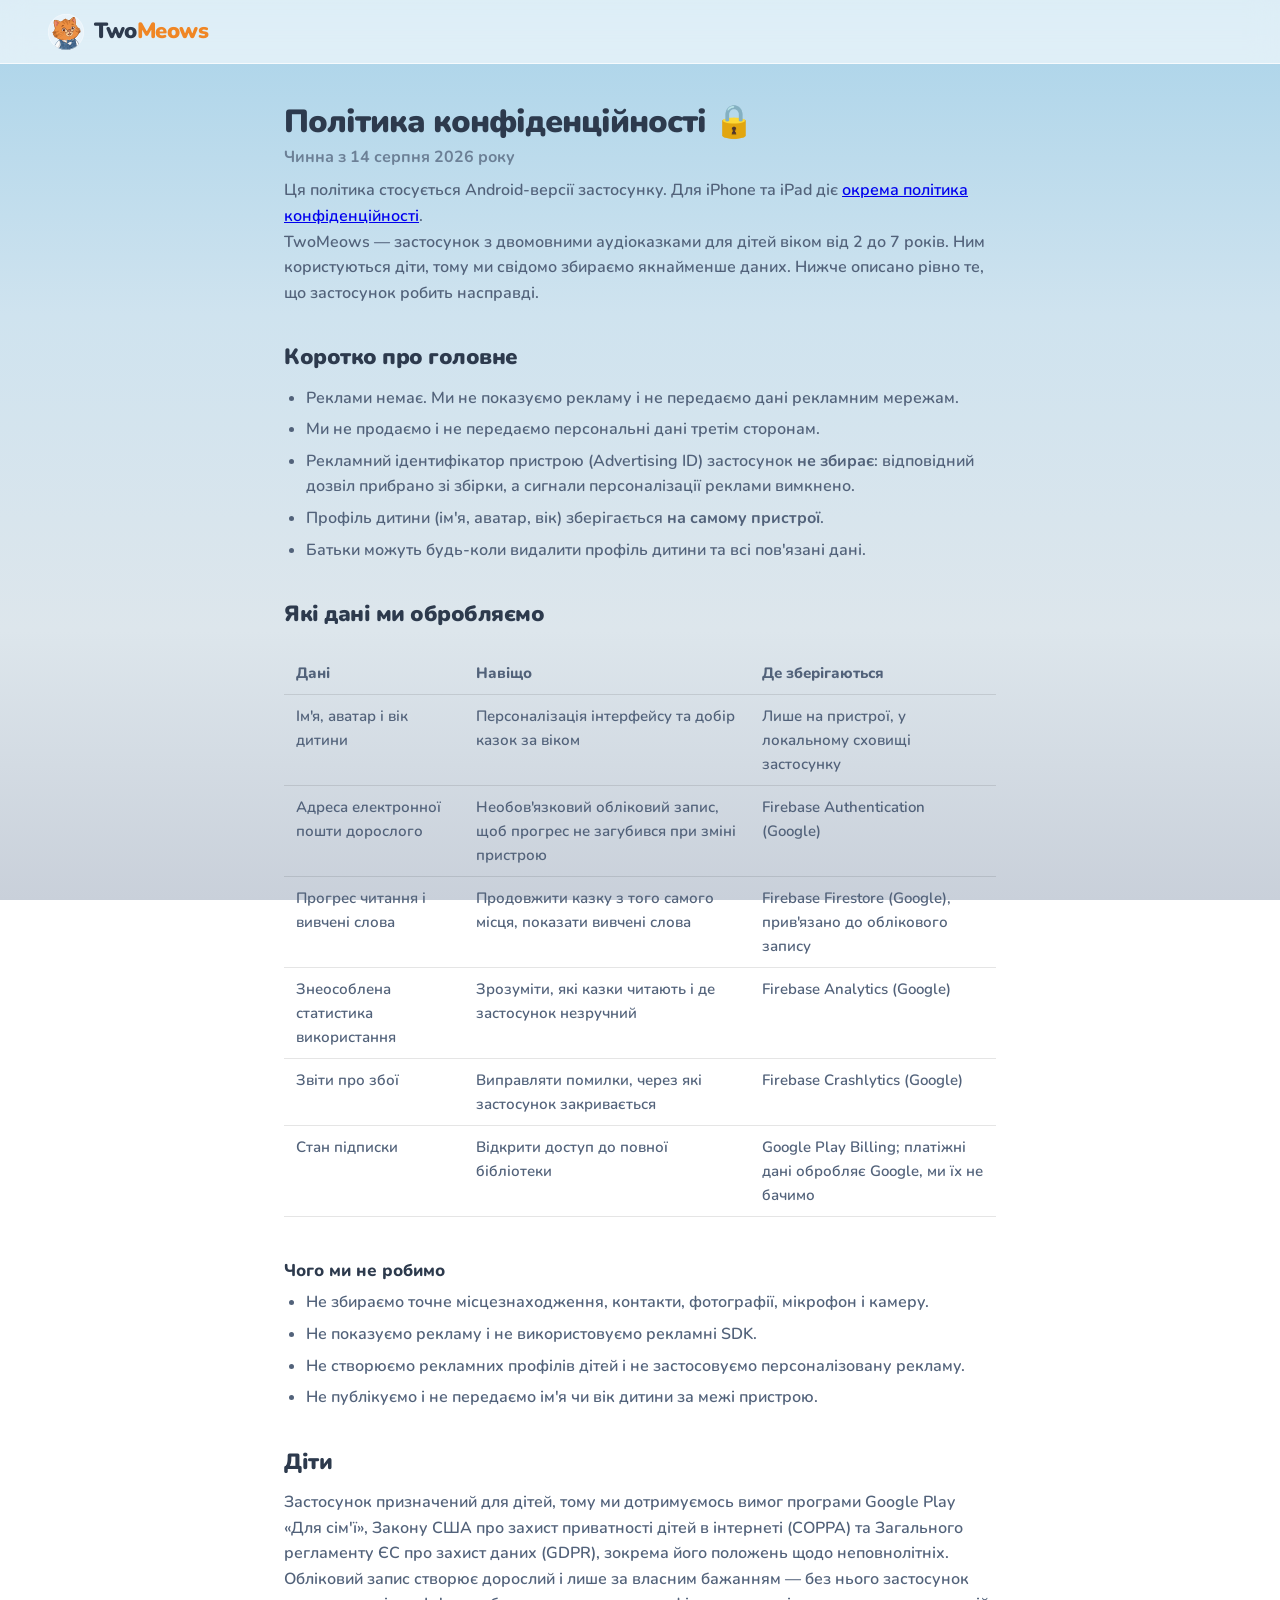
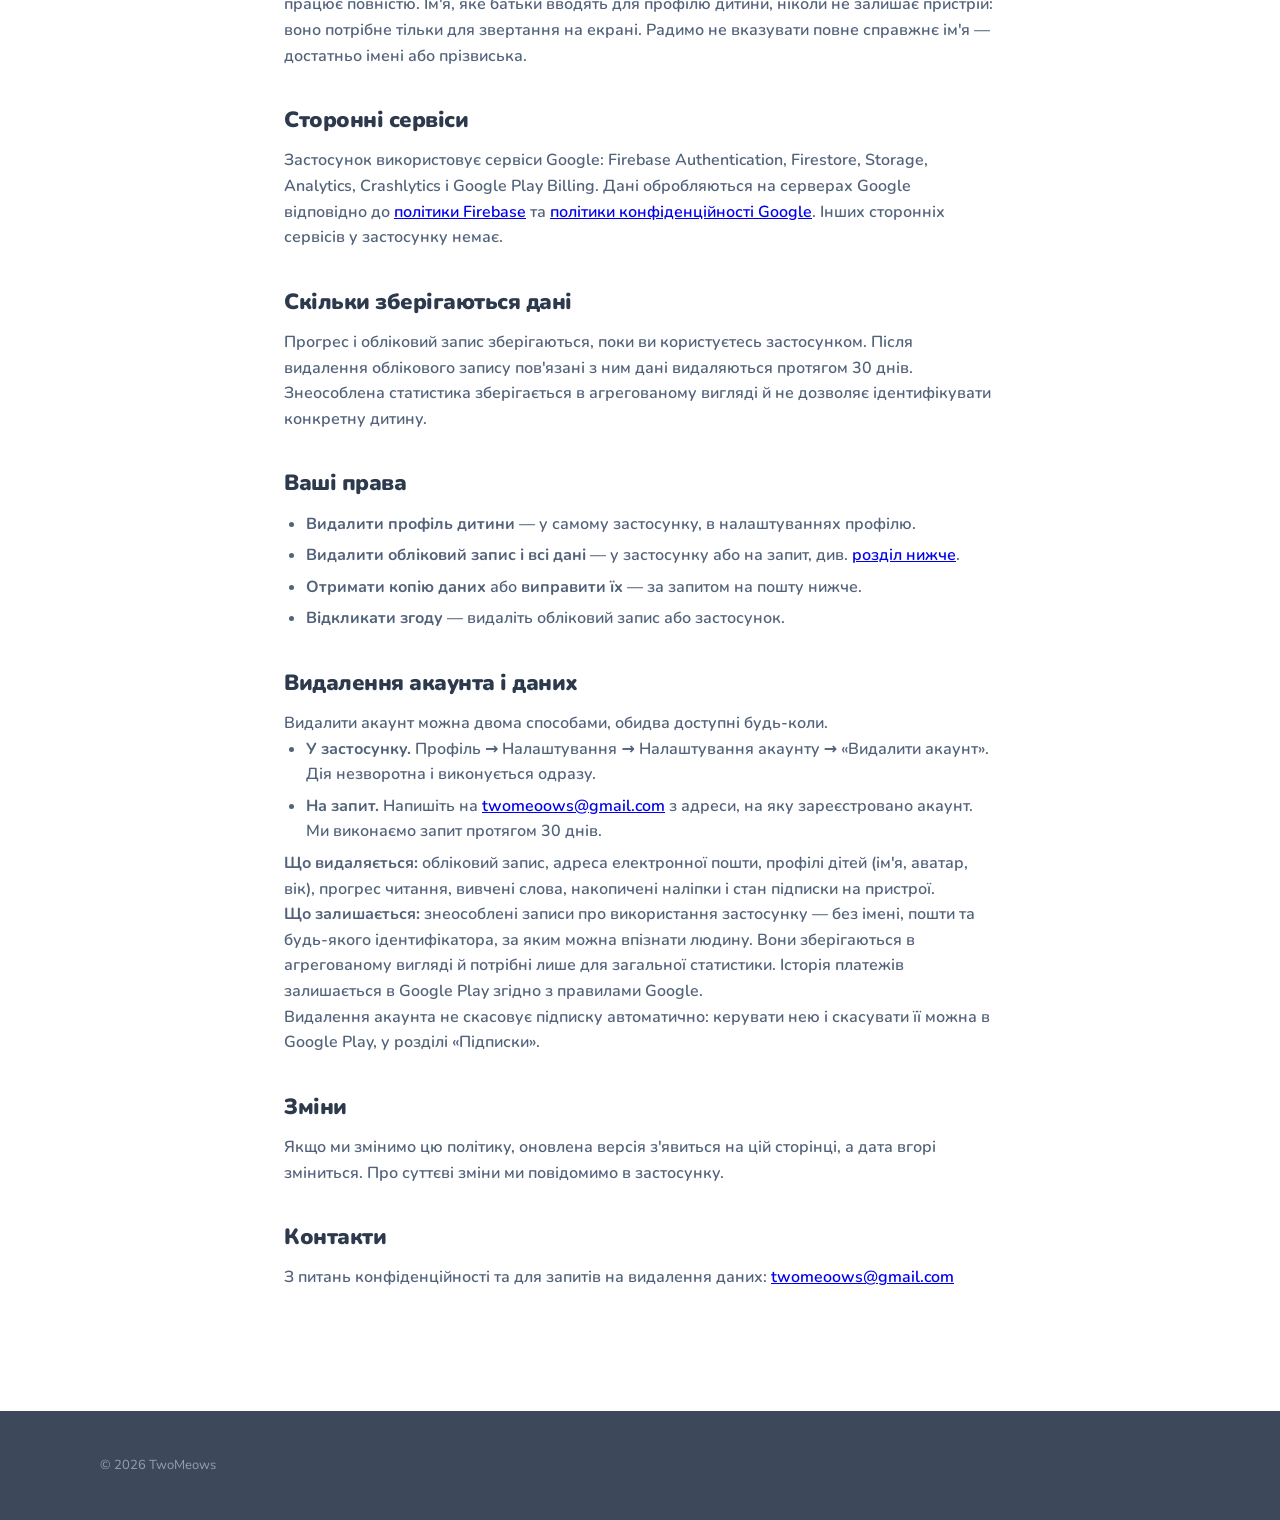
<file: privacy.html>
<!DOCTYPE html>
<html lang="uk">
<head>
  <meta charset="UTF-8">
  <meta name="viewport" content="width=device-width, initial-scale=1.0">
  <title>Політика конфіденційності — TwoMeows</title>
  <meta name="description" content="Політика конфіденційності застосунку TwoMeows — які дані ми збираємо, як зберігаємо і як з нами зв'язатися.">
  <meta name="theme-color" content="#a9d3e9">
  <link rel="canonical" href="https://twomeows.github.io/privacy.html">
  <meta property="og:title" content="Політика конфіденційності — TwoMeows">
  <meta property="og:type" content="article">
  <meta property="og:url" content="https://twomeows.github.io/privacy.html">
  <meta property="og:site_name" content="TwoMeows">
  <link rel="icon" type="image/svg+xml" href="assets/favicon.svg">
  <link rel="preconnect" href="https://fonts.googleapis.com">
  <link rel="preconnect" href="https://fonts.gstatic.com" crossorigin>
  <link href="https://fonts.googleapis.com/css2?family=Nunito:wght@400;600;700;800;900&display=swap" rel="stylesheet">
  <link rel="stylesheet" href="css/style.css">
  <style>
    .legal { max-width: 760px; margin: 0 auto; padding: calc(var(--header-h) + 40px) 24px 80px; }
    .legal h1 { font-size: 32px; margin-bottom: 4px; }
    .legal h2 { font-size: 22px; text-align: left; margin: 34px 0 10px; }
    .legal h3 { font-size: 17px; text-align: left; margin: 22px 0 6px; }
    .legal p, .legal li { color: var(--ink-soft); font-weight: 600; }
    .legal ul { padding-left: 22px; }
    .legal li { margin-bottom: 6px; }
    .legal .updated { color: var(--ink-soft); font-weight: 700; opacity: .75; margin-bottom: 8px; }
    .legal table { width: 100%; border-collapse: collapse; margin: 10px 0 18px; font-size: 15px; }
    .legal th, .legal td { text-align: left; padding: 9px 12px; border-bottom: 1px solid rgba(0,0,0,.1); vertical-align: top; color: var(--ink-soft); font-weight: 600; }
    .legal th { font-weight: 800; }
    .legal .tablewrap { overflow-x: auto; }
  </style>
</head>
<body>
  <header class="site-header">
    <a class="logo" href="index.html">
      <img src="assets/cats/meows_logo.svg" alt="" class="logo-icon">
      <span class="logo-text">Two<em>Meows</em></span>
    </a>
  </header>

  <main class="legal">
    <h1>Політика конфіденційності 🔒</h1>
    <p class="updated">Чинна з 14 серпня 2026 року</p>
    <p>Ця політика стосується Android-версії застосунку. Для iPhone та iPad діє
    <a href="privacy-ios.html">окрема політика конфіденційності</a>.</p>

    <p>TwoMeows — застосунок з двомовними аудіоказками для дітей віком від 2 до 7 років.
    Ним користуються діти, тому ми свідомо збираємо якнайменше даних. Нижче описано
    рівно те, що застосунок робить насправді.</p>

    <h2>Коротко про головне</h2>
    <ul>
      <li>Реклами немає. Ми не показуємо рекламу і не передаємо дані рекламним мережам.</li>
      <li>Ми не продаємо і не передаємо персональні дані третім сторонам.</li>
      <li>Рекламний ідентифікатор пристрою (Advertising ID) застосунок <strong>не збирає</strong>:
      відповідний дозвіл прибрано зі збірки, а сигнали персоналізації реклами вимкнено.</li>
      <li>Профіль дитини (ім'я, аватар, вік) зберігається <strong>на самому пристрої</strong>.</li>
      <li>Батьки можуть будь-коли видалити профіль дитини та всі пов'язані дані.</li>
    </ul>

    <h2>Які дані ми обробляємо</h2>

    <div class="tablewrap">
    <table>
      <thead>
        <tr><th>Дані</th><th>Навіщо</th><th>Де зберігаються</th></tr>
      </thead>
      <tbody>
        <tr>
          <td>Ім'я, аватар і вік дитини</td>
          <td>Персоналізація інтерфейсу та добір казок за віком</td>
          <td>Лише на пристрої, у локальному сховищі застосунку</td>
        </tr>
        <tr>
          <td>Адреса електронної пошти дорослого</td>
          <td>Необов'язковий обліковий запис, щоб прогрес не загубився при зміні пристрою</td>
          <td>Firebase Authentication (Google)</td>
        </tr>
        <tr>
          <td>Прогрес читання і вивчені слова</td>
          <td>Продовжити казку з того самого місця, показати вивчені слова</td>
          <td>Firebase Firestore (Google), прив'язано до облікового запису</td>
        </tr>
        <tr>
          <td>Знеособлена статистика використання</td>
          <td>Зрозуміти, які казки читають і де застосунок незручний</td>
          <td>Firebase Analytics (Google)</td>
        </tr>
        <tr>
          <td>Звіти про збої</td>
          <td>Виправляти помилки, через які застосунок закривається</td>
          <td>Firebase Crashlytics (Google)</td>
        </tr>
        <tr>
          <td>Стан підписки</td>
          <td>Відкрити доступ до повної бібліотеки</td>
          <td>Google Play Billing; платіжні дані обробляє Google, ми їх не бачимо</td>
        </tr>
      </tbody>
    </table>
    </div>

    <h3>Чого ми не робимо</h3>
    <ul>
      <li>Не збираємо точне місцезнаходження, контакти, фотографії, мікрофон і камеру.</li>
      <li>Не показуємо рекламу і не використовуємо рекламні SDK.</li>
      <li>Не створюємо рекламних профілів дітей і не застосовуємо персоналізовану рекламу.</li>
      <li>Не публікуємо і не передаємо ім'я чи вік дитини за межі пристрою.</li>
    </ul>

    <h2>Діти</h2>
    <p>Застосунок призначений для дітей, тому ми дотримуємось вимог програми Google Play
    «Для сім'ї», Закону США про захист приватності дітей в інтернеті (COPPA) та
    Загального регламенту ЄС про захист даних (GDPR), зокрема його положень щодо
    неповнолітніх.</p>
    <p>Обліковий запис створює дорослий і лише за власним бажанням — без нього
    застосунок працює повністю. Ім'я, яке батьки вводять для профілю дитини, ніколи
    не залишає пристрій: воно потрібне тільки для звертання на екрані. Радимо не
    вказувати повне справжнє ім'я — достатньо імені або прізвиська.</p>

    <h2>Сторонні сервіси</h2>
    <p>Застосунок використовує сервіси Google: Firebase Authentication, Firestore,
    Storage, Analytics, Crashlytics і Google Play Billing. Дані обробляються на
    серверах Google відповідно до
    <a href="https://firebase.google.com/support/privacy" target="_blank" rel="noopener">політики Firebase</a>
    та <a href="https://policies.google.com/privacy" target="_blank" rel="noopener">політики конфіденційності Google</a>.
    Інших сторонніх сервісів у застосунку немає.</p>

    <h2>Скільки зберігаються дані</h2>
    <p>Прогрес і обліковий запис зберігаються, поки ви користуєтесь застосунком.
    Після видалення облікового запису пов'язані з ним дані видаляються протягом
    30 днів. Знеособлена статистика зберігається в агрегованому вигляді й не дозволяє
    ідентифікувати конкретну дитину.</p>

    <h2>Ваші права</h2>
    <ul>
      <li><strong>Видалити профіль дитини</strong> — у самому застосунку, в налаштуваннях профілю.</li>
      <li><strong>Видалити обліковий запис і всі дані</strong> — у застосунку або на запит, див. <a href="#delete">розділ нижче</a>.</li>
      <li><strong>Отримати копію даних</strong> або <strong>виправити їх</strong> — за запитом на пошту нижче.</li>
      <li><strong>Відкликати згоду</strong> — видаліть обліковий запис або застосунок.</li>
    </ul>

    <h2 id="delete">Видалення акаунта і даних</h2>
    <p>Видалити акаунт можна двома способами, обидва доступні будь-коли.</p>
    <ul>
      <li><strong>У застосунку.</strong> Профіль → Налаштування → Налаштування акаунту →
        «Видалити акаунт». Дія незворотна і виконується одразу.</li>
      <li><strong>На запит.</strong> Напишіть на
        <a href="mailto:twomeoows@gmail.com">twomeoows@gmail.com</a> з адреси, на яку
        зареєстровано акаунт. Ми виконаємо запит протягом 30 днів.</li>
    </ul>
    <p><strong>Що видаляється:</strong> обліковий запис, адреса електронної пошти,
    профілі дітей (ім'я, аватар, вік), прогрес читання, вивчені слова, накопичені
    наліпки і стан підписки на пристрої.</p>
    <p><strong>Що залишається:</strong> знеособлені записи про використання застосунку —
    без імені, пошти та будь-якого ідентифікатора, за яким можна впізнати людину. Вони
    зберігаються в агрегованому вигляді й потрібні лише для загальної статистики.
    Історія платежів залишається в Google Play згідно з правилами Google.</p>
    <p>Видалення акаунта не скасовує підписку автоматично: керувати нею і скасувати її
    можна в Google Play, у розділі «Підписки».</p>

    <h2>Зміни</h2>
    <p>Якщо ми змінимо цю політику, оновлена версія з'явиться на цій сторінці, а дата
    вгорі зміниться. Про суттєві зміни ми повідомимо в застосунку.</p>

    <h2>Контакти</h2>
    <p>З питань конфіденційності та для запитів на видалення даних:
    <a href="mailto:twomeoows@gmail.com">twomeoows@gmail.com</a></p>
  </main>

  <footer class="site-footer">
    <div class="footer-inner">
      <p class="footer-copy">© 2026 TwoMeows</p>
    </div>
  </footer>
</body>
</html>
</file>
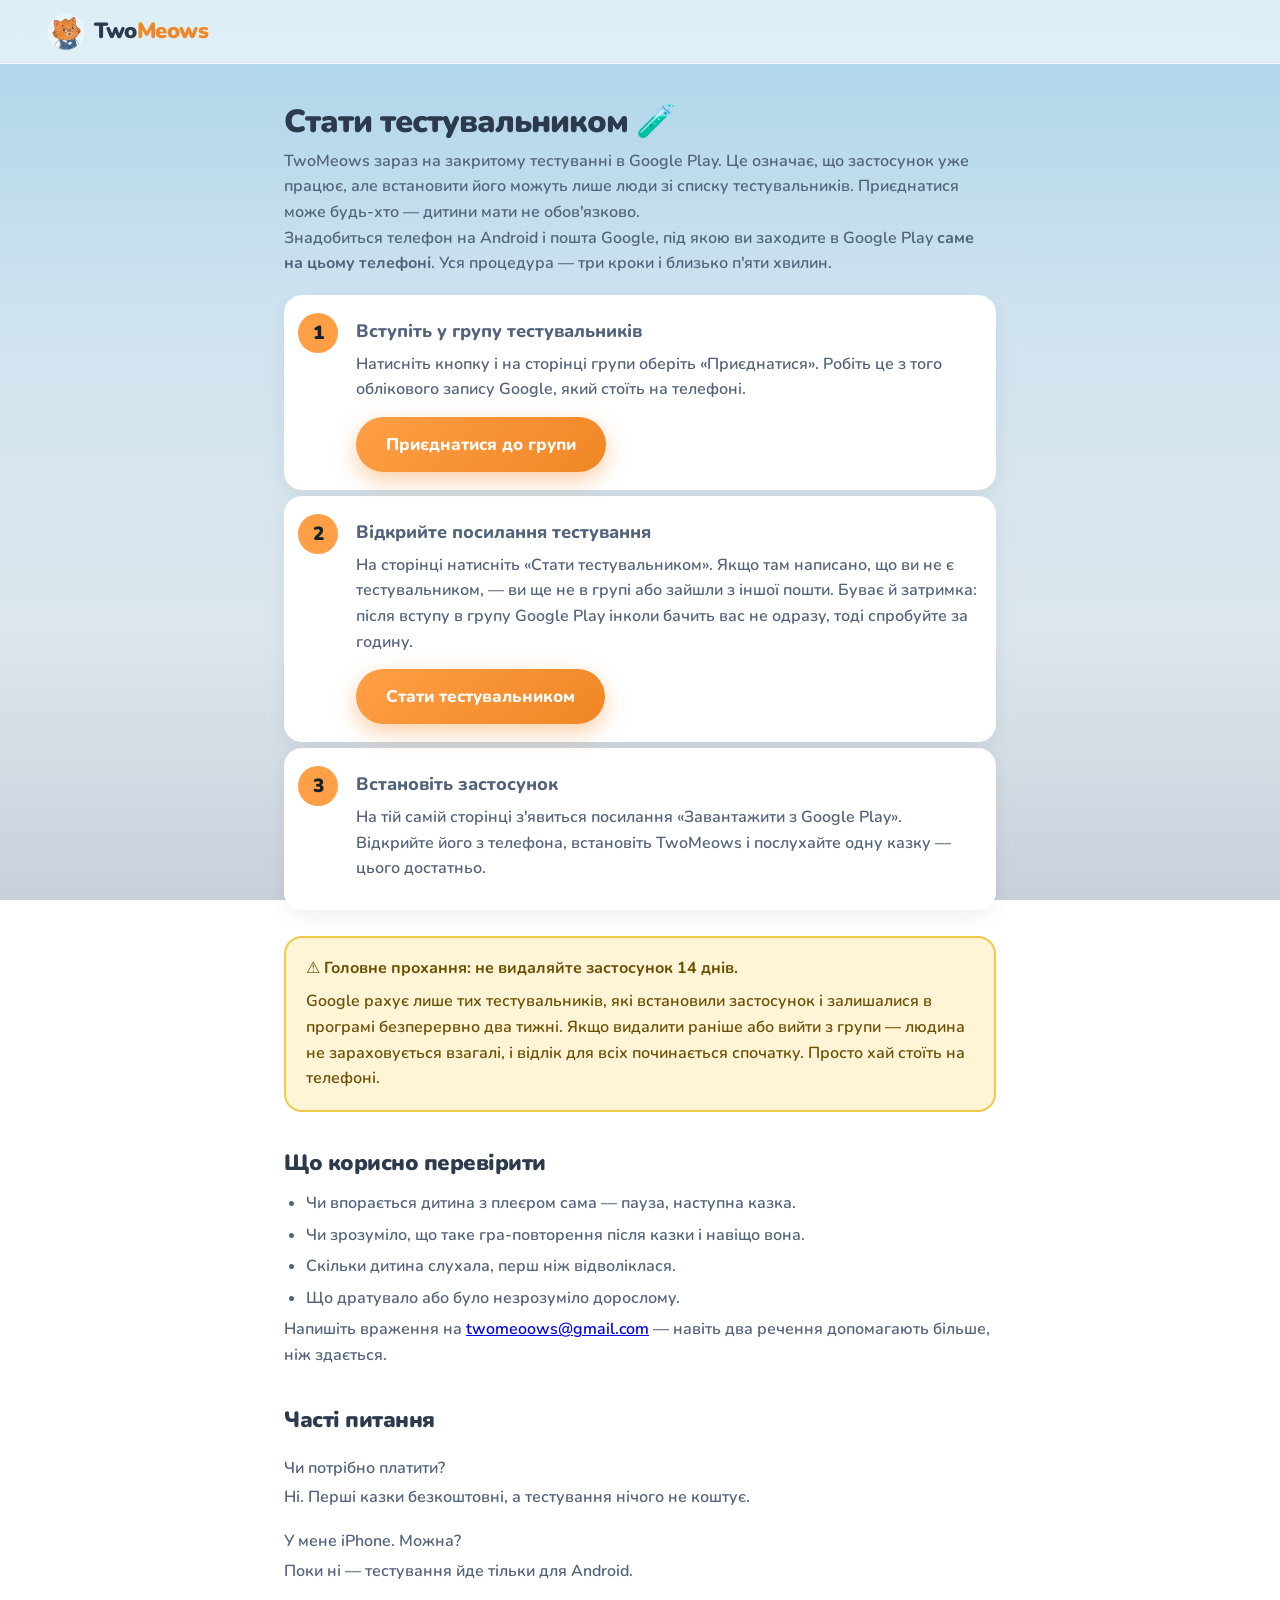
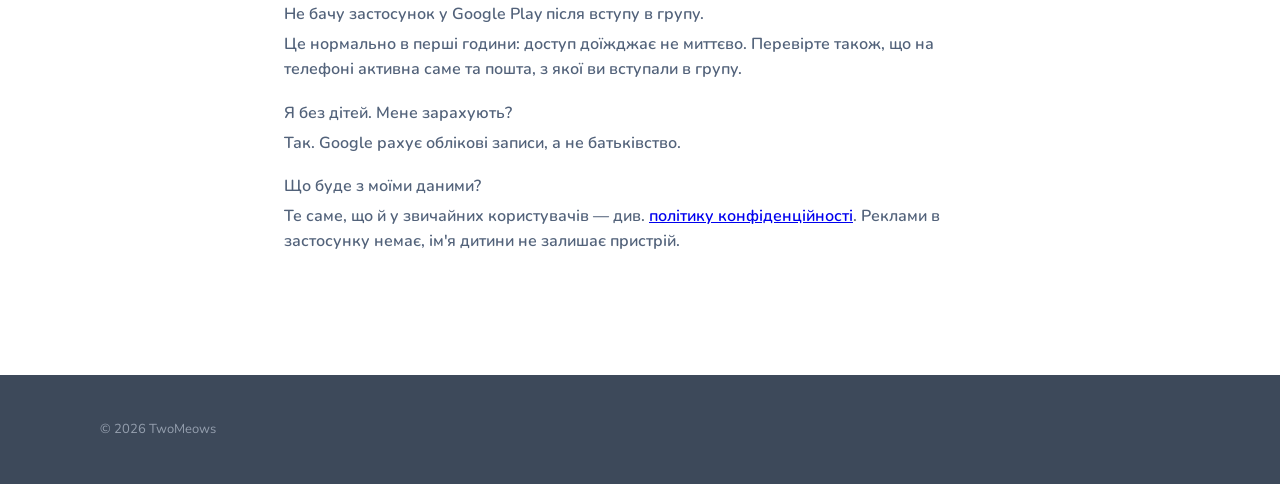
<file: testing.html>
<!DOCTYPE html>
<!--
  ═══════════════════════════════════════════════════════════════════════════
  Сторінка набору тестувальників закритого тестування Google Play.

  ДВА ПОСИЛАННЯ, ЯКІ ТРЕБА ТРИМАТИ АКТУАЛЬНИМИ:

  1. GROUP_URL — https://groups.google.com/g/twomeows-testers
     Google Група, на яку налаштований трек закритого тестування. Якщо групу
     назвали інакше — замінити адресу в кроці 1 нижче.

  2. OPT_IN_URL — https://play.google.com/apps/testing/two.meows
     Посилання опт-іну. Береться з Play Console: Тестування → Закрите
     тестування → Кількість тестувальників → блок «На сайті» → «Копіювати
     посилання». Копіювати саме звідти, а не збирати руками.

  Посилання опт-іну працює ТІЛЬКИ для тих, хто вже в групі. Тому порядок
  кроків на сторінці змінювати не можна: спершу група, потім опт-ін.
  ═══════════════════════════════════════════════════════════════════════════
-->
<html lang="uk">
<head>
  <meta charset="UTF-8">
  <meta name="viewport" content="width=device-width, initial-scale=1.0">
  <title>Стати тестувальником — TwoMeows</title>
  <meta name="description" content="Як приєднатися до закритого тестування TwoMeows: вступити в групу тестувальників, відкрити посилання Google Play і встановити застосунок.">
  <meta name="theme-color" content="#a9d3e9">
  <link rel="canonical" href="https://twomeows.github.io/testing.html">
  <meta property="og:title" content="Стати тестувальником — TwoMeows">
  <meta property="og:type" content="article">
  <meta property="og:url" content="https://twomeows.github.io/testing.html">
  <meta property="og:site_name" content="TwoMeows">
  <link rel="icon" type="image/svg+xml" href="assets/favicon.svg">
  <link rel="preconnect" href="https://fonts.googleapis.com">
  <link rel="preconnect" href="https://fonts.gstatic.com" crossorigin>
  <link href="https://fonts.googleapis.com/css2?family=Nunito:wght@400;600;700;800;900&display=swap" rel="stylesheet">
  <link rel="stylesheet" href="css/style.css">
  <style>
    .testing { max-width: 760px; margin: 0 auto; padding: calc(var(--header-h) + 40px) 24px 80px; }
    .testing h1 { font-size: 32px; margin-bottom: 8px; }
    .testing h2 { font-size: 22px; text-align: left; margin: 34px 0 10px; }
    .testing p, .testing li { color: var(--ink-soft); font-weight: 600; }
    .testing ul { padding-left: 22px; }
    .testing li { margin-bottom: 6px; }

    /* Кроки. Номер винесено в лівий стовпчик, щоб на телефоні крок читався
       як картка, а не як суцільний абзац із цифрою на початку рядка. */
    .join-steps { list-style: none; padding: 0; margin: 18px 0 0; counter-reset: step; }
    .join-step {
      display: grid;
      grid-template-columns: 44px 1fr;
      gap: 14px;
      align-items: start;
      padding: 18px 18px 18px 14px;
      margin-bottom: 14px;
      background: #fff;
      border-radius: 18px;
      box-shadow: 0 6px 20px rgba(0, 0, 0, .06);
    }
    .join-step::before {
      counter-increment: step;
      content: counter(step);
      display: flex;
      align-items: center;
      justify-content: center;
      width: 40px;
      height: 40px;
      border-radius: 50%;
      background: var(--accent, #a9d3e9);
      color: #123;
      font-weight: 900;
      font-size: 19px;
    }
    .join-step h3 { margin: 4px 0 6px; font-size: 18px; text-align: left; }
    .join-step p { margin: 0 0 10px; }
    .join-step .btn { margin-top: 4px; }

    /* Попередження про 14 днів — головне на сторінці: якщо застосунок
       видалять раніше, людина не зараховується Google взагалі. */
    .warn {
      margin: 26px 0 0;
      padding: 18px 20px;
      border-radius: 18px;
      background: #fff4d6;
      border: 2px solid #f2c94c;
    }
    .warn p { margin: 0; color: #6b4e00; }
    .warn p + p { margin-top: 8px; }

    .faq-q { font-weight: 800; margin: 18px 0 4px; }
    .faq-a { margin: 0; }
  </style>
</head>
<body>
  <header class="site-header">
    <a class="logo" href="index.html">
      <img src="assets/cats/meows_logo.svg" alt="" class="logo-icon">
      <span class="logo-text">Two<em>Meows</em></span>
    </a>
  </header>

  <main class="testing">
    <h1>Стати тестувальником 🧪</h1>
    <p>TwoMeows зараз на закритому тестуванні в Google Play. Це означає, що
    застосунок уже працює, але встановити його можуть лише люди зі списку
    тестувальників. Приєднатися може будь-хто — дитини мати не обов'язково.</p>
    <p>Знадобиться телефон на Android і пошта Google, під якою ви заходите в
    Google Play <strong>саме на цьому телефоні</strong>. Уся процедура — три
    кроки і близько п'яти хвилин.</p>

    <ol class="join-steps">
      <li class="join-step">
        <div>
          <h3>Вступіть у групу тестувальників</h3>
          <p>Натисніть кнопку і на сторінці групи оберіть «Приєднатися». Робіть
          це з того облікового запису Google, який стоїть на телефоні.</p>
          <a class="btn btn-primary" href="https://groups.google.com/g/twomeows-testers" target="_blank" rel="noopener">Приєднатися до групи</a>
        </div>
      </li>
      <li class="join-step">
        <div>
          <h3>Відкрийте посилання тестування</h3>
          <p>На сторінці натисніть «Стати тестувальником». Якщо там написано,
          що ви не є тестувальником, — ви ще не в групі або зайшли з іншої
          пошти. Буває й затримка: після вступу в групу Google Play інколи
          бачить вас не одразу, тоді спробуйте за годину.</p>
          <a class="btn btn-primary" href="https://play.google.com/apps/testing/two.meows" target="_blank" rel="noopener">Стати тестувальником</a>
        </div>
      </li>
      <li class="join-step">
        <div>
          <h3>Встановіть застосунок</h3>
          <p>На тій самій сторінці з'явиться посилання «Завантажити з Google
          Play». Відкрийте його з телефона, встановіть TwoMeows і послухайте
          одну казку — цього достатньо.</p>
        </div>
      </li>
    </ol>

    <div class="warn">
      <p><strong>⚠️ Головне прохання: не видаляйте застосунок 14 днів.</strong></p>
      <p>Google рахує лише тих тестувальників, які встановили застосунок і
      залишалися в програмі безперервно два тижні. Якщо видалити раніше або
      вийти з групи — людина не зараховується взагалі, і відлік для всіх
      починається спочатку. Просто хай стоїть на телефоні.</p>
    </div>

    <h2>Що корисно перевірити</h2>
    <ul>
      <li>Чи впорається дитина з плеєром сама — пауза, наступна казка.</li>
      <li>Чи зрозуміло, що таке гра-повторення після казки і навіщо вона.</li>
      <li>Скільки дитина слухала, перш ніж відволіклася.</li>
      <li>Що дратувало або було незрозуміло дорослому.</li>
    </ul>
    <p>Напишіть враження на <a href="mailto:twomeoows@gmail.com">twomeoows@gmail.com</a> —
    навіть два речення допомагають більше, ніж здається.</p>

    <h2>Часті питання</h2>

    <p class="faq-q">Чи потрібно платити?</p>
    <p class="faq-a">Ні. Перші казки безкоштовні, а тестування нічого не коштує.</p>

    <p class="faq-q">У мене iPhone. Можна?</p>
    <p class="faq-a">Поки ні — тестування йде тільки для Android.</p>

    <p class="faq-q">Не бачу застосунок у Google Play після вступу в групу.</p>
    <p class="faq-a">Це нормально в перші години: доступ доїжджає не миттєво.
    Перевірте також, що на телефоні активна саме та пошта, з якої ви вступали
    в групу.</p>

    <p class="faq-q">Я без дітей. Мене зарахують?</p>
    <p class="faq-a">Так. Google рахує облікові записи, а не батьківство.</p>

    <p class="faq-q">Що буде з моїми даними?</p>
    <p class="faq-a">Те саме, що й у звичайних користувачів — див.
    <a href="privacy.html">політику конфіденційності</a>. Реклами в застосунку
    немає, ім'я дитини не залишає пристрій.</p>
  </main>

  <footer class="site-footer">
    <div class="footer-inner">
      <p class="footer-copy">© 2026 TwoMeows</p>
    </div>
  </footer>
</body>
</html>
</file>
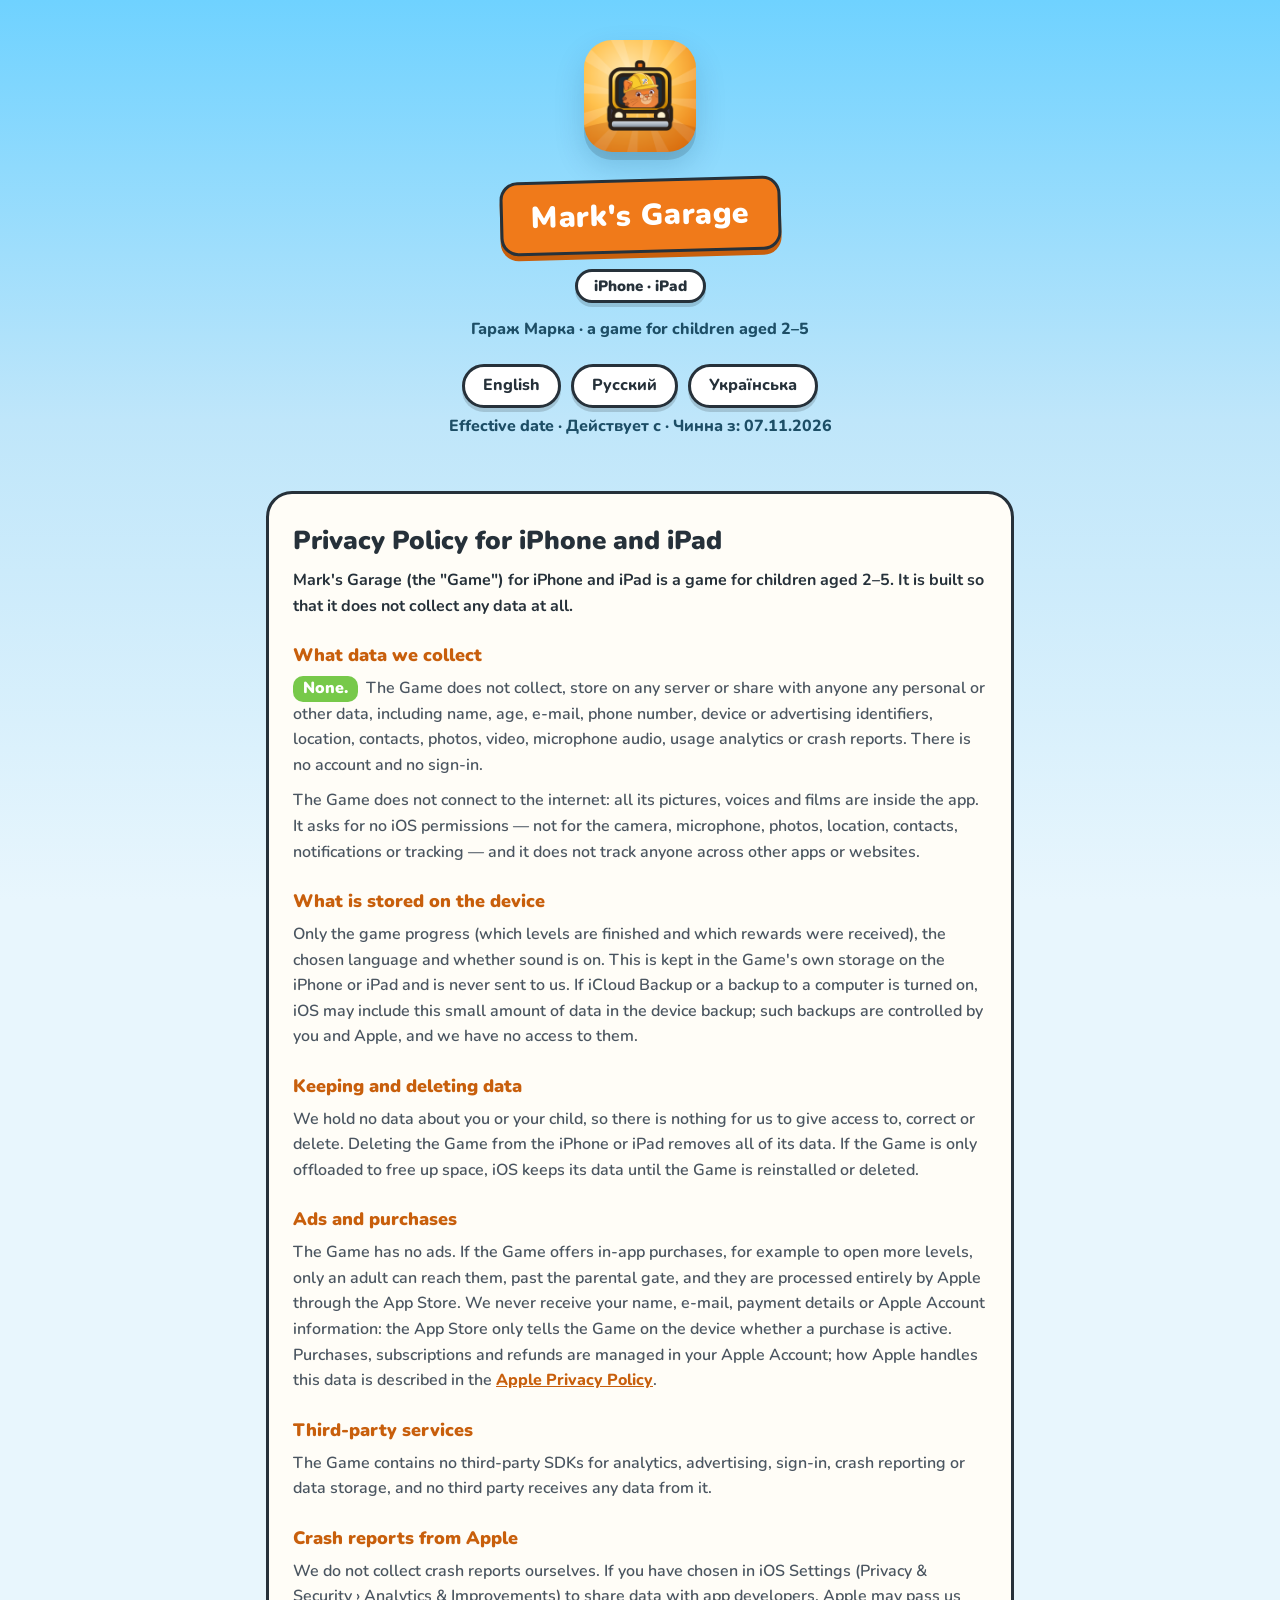
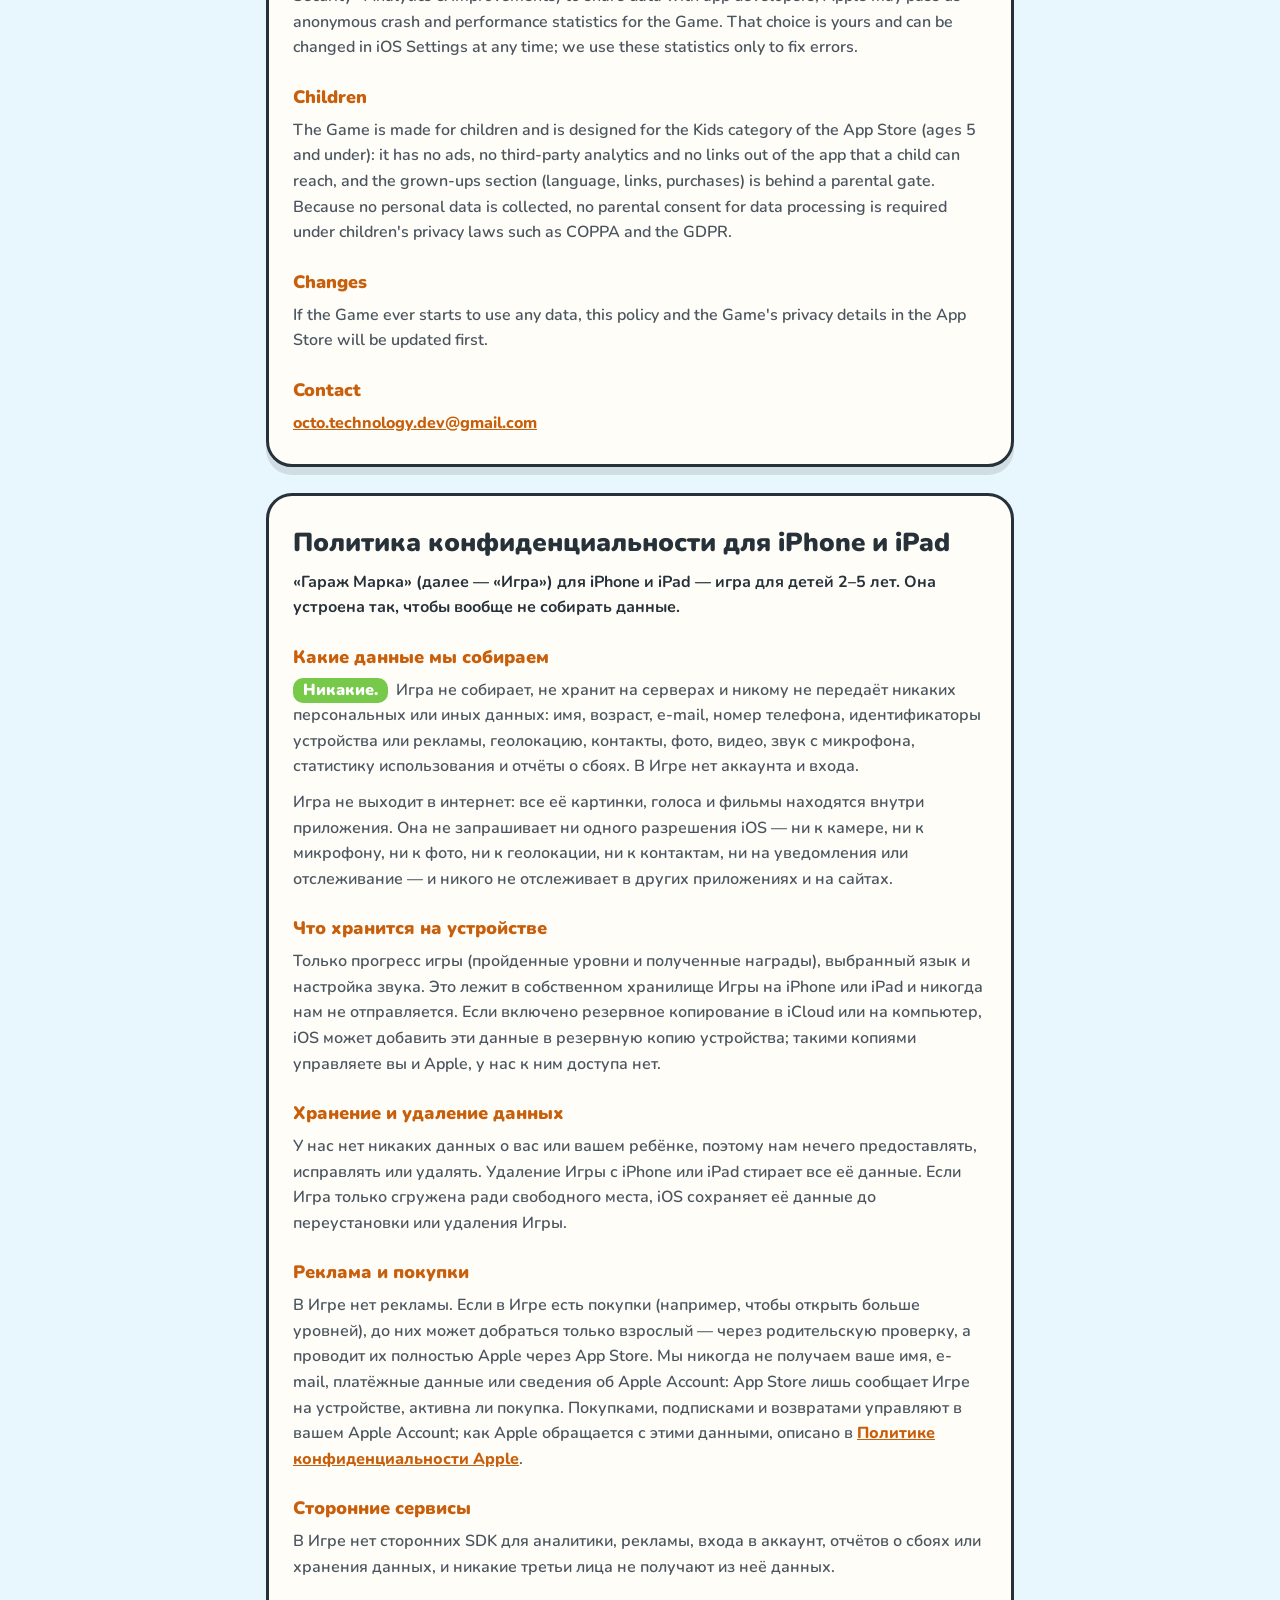
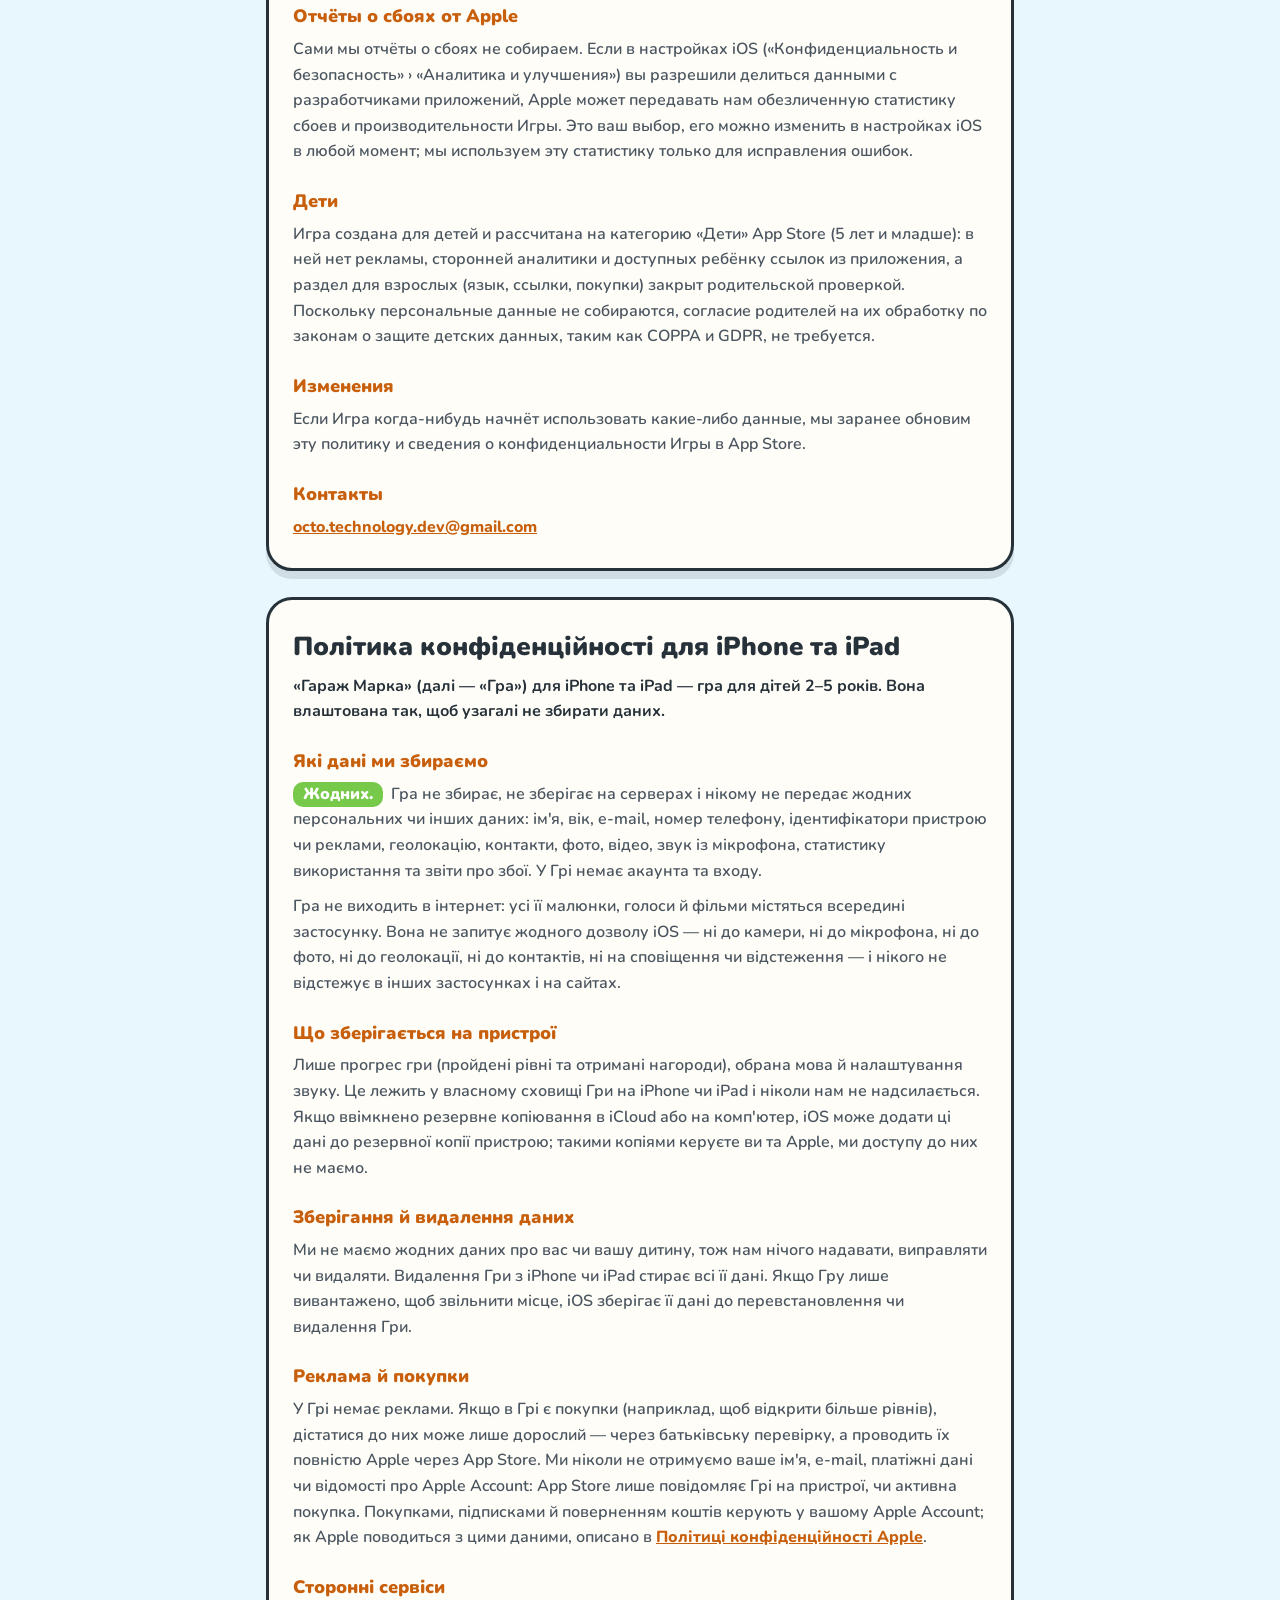
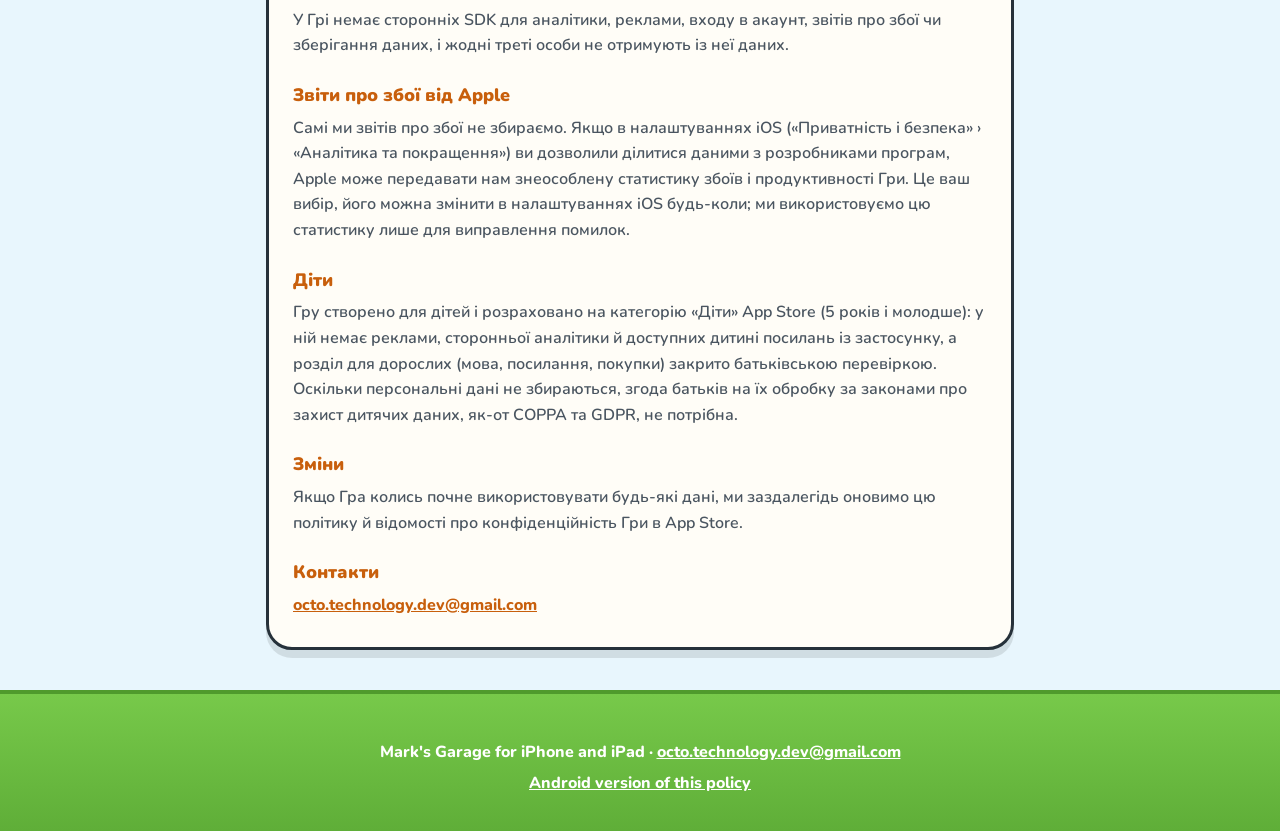
<file: marksgarage/privacy-ios.html>
<!DOCTYPE html>
<html lang="en">
<head>
  <meta charset="UTF-8">
  <meta name="viewport" content="width=device-width, initial-scale=1.0">
  <title>Mark's Garage for iPhone and iPad — Privacy Policy</title>
  <meta name="description" content="Privacy policy of Mark's Garage for iPhone and iPad, a game for children aged 2–5: it collects no data at all.">
  <meta name="theme-color" content="#6fd2ff">
  <link rel="canonical" href="https://twomeows.github.io/marksgarage/privacy-ios.html">
  <meta property="og:title" content="Mark's Garage for iPhone and iPad — Privacy Policy">
  <meta property="og:type" content="article">
  <meta property="og:url" content="https://twomeows.github.io/marksgarage/privacy-ios.html">
  <meta property="og:image" content="https://twomeows.github.io/marksgarage/icon.png">
  <link rel="icon" type="image/png" href="icon.png">
  <link rel="apple-touch-icon" href="icon.png">
  <link rel="preconnect" href="https://fonts.googleapis.com">
  <link rel="preconnect" href="https://fonts.gstatic.com" crossorigin>
  <link href="https://fonts.googleapis.com/css2?family=Nunito:wght@600;700;800;900&display=swap" rel="stylesheet">
  <style>
    /* The game's own palette: the menu's sky and grass, the world cards' orange plate. */
    :root {
      --sky-top: #6fd2ff;
      --sky-low: #bfe6fa;
      --grass: #77c94a;
      --grass-dark: #5fae38;
      --plate: #f07a1a;
      --plate-dark: #c85f0c;
      --ink: #26313a;
      --ink-soft: #4a5560;
      --card: #fffdf7;
      --line: rgba(38, 49, 58, .12);
    }
    * { box-sizing: border-box; }
    html { scroll-behavior: smooth; }
    body {
      margin: 0;
      font-family: "Nunito", system-ui, -apple-system, "Segoe UI", Roboto, sans-serif;
      color: var(--ink);
      background: linear-gradient(180deg, var(--sky-top) 0%, var(--sky-low) 420px, #e8f6fd 900px);
      min-height: 100vh;
      line-height: 1.6;
    }
    .wrap { max-width: 780px; margin: 0 auto; padding: 32px 16px 0; }
    .hero { text-align: center; padding: 8px 0 26px; }
    .hero img {
      width: 112px; height: 112px; border-radius: 28px;
      box-shadow: 0 8px 0 rgba(0,0,0,.12), 0 14px 30px rgba(0,60,100,.18);
      background: #fff;
    }
    .plate {
      display: inline-block; margin-top: 18px;
      background: var(--plate); color: #fff;
      font-weight: 900; font-size: clamp(22px, 5vw, 30px); letter-spacing: .02em;
      padding: 10px 28px; border-radius: 18px;
      border: 3px solid var(--ink);
      box-shadow: 0 5px 0 var(--plate-dark);
      transform: rotate(-1.5deg);
    }
    .platform {
      display: inline-block; margin-top: 16px;
      background: #fff; color: var(--ink); font-weight: 900; font-size: 15px;
      border: 3px solid var(--ink); border-radius: 999px;
      padding: 2px 16px; box-shadow: 0 4px 0 rgba(0,0,0,.15);
    }
    .hero .sub { margin: 14px 0 0; font-weight: 800; color: #1d4e66; }
    nav.langs { display: flex; gap: 10px; justify-content: center; flex-wrap: wrap; margin: 22px 0 6px; }
    nav.langs a {
      text-decoration: none; color: var(--ink); font-weight: 800;
      background: #fff; border: 3px solid var(--ink); border-radius: 999px;
      padding: 6px 18px; box-shadow: 0 4px 0 rgba(0,0,0,.15);
    }
    nav.langs a:hover { background: #fff3e6; }
    .card {
      background: var(--card); border: 3px solid var(--ink); border-radius: 26px;
      padding: 26px 24px 18px; margin: 26px 0;
      box-shadow: 0 8px 0 rgba(0,0,0,.10);
      scroll-margin-top: 16px;
    }
    .card h2 {
      margin: 0 0 6px; font-size: 26px; font-weight: 900;
    }
    .card h3 { margin: 22px 0 4px; font-size: 18px; font-weight: 900; color: var(--plate-dark); }
    .card p { margin: 6px 0 10px; color: var(--ink-soft); font-weight: 600; }
    .card .lead { font-weight: 700; color: var(--ink); }
    .none {
      display: inline-block; background: var(--grass); color: #fff; font-weight: 900;
      border-radius: 10px; padding: 0 10px; margin-right: 4px;
    }
    .updated { color: #1d4e66; font-weight: 800; text-align: center; margin: 4px 0 0; }
    a { color: var(--plate-dark); font-weight: 800; }
    footer {
      margin-top: 40px; padding: 40px 16px 28px; text-align: center;
      background: linear-gradient(180deg, var(--grass) 0%, var(--grass-dark) 100%);
      color: #fff; font-weight: 800;
      border-top: 4px solid #4f9a2c;
    }
    footer a { color: #fff; }
    footer p { margin: 6px 0; }
    @media (max-width: 520px) {
      .card { padding: 20px 16px 12px; border-radius: 20px; }
      .card h2 { font-size: 22px; }
    }
  </style>
</head>
<body>
  <div class="wrap">
    <header class="hero">
      <img src="icon.png" alt="Mark's Garage">
      <div><span class="plate">Mark's Garage</span></div>
      <div><span class="platform">iPhone · iPad</span></div>
      <p class="sub">Гараж Марка · a game for children aged 2–5</p>
      <nav class="langs">
        <a href="#en">English</a>
        <a href="#ru">Русский</a>
        <a href="#uk">Українська</a>
      </nav>
      <p class="updated">Effective date · Действует с · Чинна з: 07.11.2026</p>
    </header>

    <section class="card" id="en" lang="en">
      <h2>Privacy Policy for iPhone and iPad</h2>
      <p class="lead">Mark's Garage (the "Game") for iPhone and iPad is a game for children aged 2–5. It is built so that it does not collect any data at all.</p>
      <h3>What data we collect</h3>
      <p><span class="none">None.</span> The Game does not collect, store on any server or share with anyone any personal or other data, including name, age, e-mail, phone number, device or advertising identifiers, location, contacts, photos, video, microphone audio, usage analytics or crash reports. There is no account and no sign-in.</p>
      <p>The Game does not connect to the internet: all its pictures, voices and films are inside the app. It asks for no iOS permissions — not for the camera, microphone, photos, location, contacts, notifications or tracking — and it does not track anyone across other apps or websites.</p>
      <h3>What is stored on the device</h3>
      <p>Only the game progress (which levels are finished and which rewards were received), the chosen language and whether sound is on. This is kept in the Game's own storage on the iPhone or iPad and is never sent to us. If iCloud Backup or a backup to a computer is turned on, iOS may include this small amount of data in the device backup; such backups are controlled by you and Apple, and we have no access to them.</p>
      <h3>Keeping and deleting data</h3>
      <p>We hold no data about you or your child, so there is nothing for us to give access to, correct or delete. Deleting the Game from the iPhone or iPad removes all of its data. If the Game is only offloaded to free up space, iOS keeps its data until the Game is reinstalled or deleted.</p>
      <h3>Ads and purchases</h3>
      <p>The Game has no ads. If the Game offers in-app purchases, for example to open more levels, only an adult can reach them, past the parental gate, and they are processed entirely by Apple through the App Store. We never receive your name, e-mail, payment details or Apple Account information: the App Store only tells the Game on the device whether a purchase is active. Purchases, subscriptions and refunds are managed in your Apple Account; how Apple handles this data is described in the <a href="https://www.apple.com/legal/privacy/" rel="noopener">Apple Privacy Policy</a>.</p>
      <h3>Third-party services</h3>
      <p>The Game contains no third-party SDKs for analytics, advertising, sign-in, crash reporting or data storage, and no third party receives any data from it.</p>
      <h3>Crash reports from Apple</h3>
      <p>We do not collect crash reports ourselves. If you have chosen in iOS Settings (Privacy &amp; Security › Analytics &amp; Improvements) to share data with app developers, Apple may pass us anonymous crash and performance statistics for the Game. That choice is yours and can be changed in iOS Settings at any time; we use these statistics only to fix errors.</p>
      <h3>Children</h3>
      <p>The Game is made for children and is designed for the Kids category of the App Store (ages 5 and under): it has no ads, no third-party analytics and no links out of the app that a child can reach, and the grown-ups section (language, links, purchases) is behind a parental gate. Because no personal data is collected, no parental consent for data processing is required under children's privacy laws such as COPPA and the GDPR.</p>
      <h3>Changes</h3>
      <p>If the Game ever starts to use any data, this policy and the Game's privacy details in the App Store will be updated first.</p>
      <h3>Contact</h3>
      <p><a href="mailto:octo.technology.dev@gmail.com">octo.technology.dev@gmail.com</a></p>
    </section>

    <section class="card" id="ru" lang="ru">
      <h2>Политика конфиденциальности для iPhone и iPad</h2>
      <p class="lead">«Гараж Марка» (далее — «Игра») для iPhone и iPad — игра для детей 2–5 лет. Она устроена так, чтобы вообще не собирать данные.</p>
      <h3>Какие данные мы собираем</h3>
      <p><span class="none">Никакие.</span> Игра не собирает, не хранит на серверах и никому не передаёт никаких персональных или иных данных: имя, возраст, e-mail, номер телефона, идентификаторы устройства или рекламы, геолокацию, контакты, фото, видео, звук с микрофона, статистику использования и отчёты о сбоях. В Игре нет аккаунта и входа.</p>
      <p>Игра не выходит в интернет: все её картинки, голоса и фильмы находятся внутри приложения. Она не запрашивает ни одного разрешения iOS — ни к камере, ни к микрофону, ни к фото, ни к геолокации, ни к контактам, ни на уведомления или отслеживание — и никого не отслеживает в других приложениях и на сайтах.</p>
      <h3>Что хранится на устройстве</h3>
      <p>Только прогресс игры (пройденные уровни и полученные награды), выбранный язык и настройка звука. Это лежит в собственном хранилище Игры на iPhone или iPad и никогда нам не отправляется. Если включено резервное копирование в iCloud или на компьютер, iOS может добавить эти данные в резервную копию устройства; такими копиями управляете вы и Apple, у нас к ним доступа нет.</p>
      <h3>Хранение и удаление данных</h3>
      <p>У нас нет никаких данных о вас или вашем ребёнке, поэтому нам нечего предоставлять, исправлять или удалять. Удаление Игры с iPhone или iPad стирает все её данные. Если Игра только сгружена ради свободного места, iOS сохраняет её данные до переустановки или удаления Игры.</p>
      <h3>Реклама и покупки</h3>
      <p>В Игре нет рекламы. Если в Игре есть покупки (например, чтобы открыть больше уровней), до них может добраться только взрослый — через родительскую проверку, а проводит их полностью Apple через App Store. Мы никогда не получаем ваше имя, e-mail, платёжные данные или сведения об Apple Account: App Store лишь сообщает Игре на устройстве, активна ли покупка. Покупками, подписками и возвратами управляют в вашем Apple Account; как Apple обращается с этими данными, описано в <a href="https://www.apple.com/legal/privacy/" rel="noopener">Политике конфиденциальности Apple</a>.</p>
      <h3>Сторонние сервисы</h3>
      <p>В Игре нет сторонних SDK для аналитики, рекламы, входа в аккаунт, отчётов о сбоях или хранения данных, и никакие третьи лица не получают из неё данных.</p>
      <h3>Отчёты о сбоях от Apple</h3>
      <p>Сами мы отчёты о сбоях не собираем. Если в настройках iOS («Конфиденциальность и безопасность» › «Аналитика и улучшения») вы разрешили делиться данными с разработчиками приложений, Apple может передавать нам обезличенную статистику сбоев и производительности Игры. Это ваш выбор, его можно изменить в настройках iOS в любой момент; мы используем эту статистику только для исправления ошибок.</p>
      <h3>Дети</h3>
      <p>Игра создана для детей и рассчитана на категорию «Дети» App Store (5 лет и младше): в ней нет рекламы, сторонней аналитики и доступных ребёнку ссылок из приложения, а раздел для взрослых (язык, ссылки, покупки) закрыт родительской проверкой. Поскольку персональные данные не собираются, согласие родителей на их обработку по законам о защите детских данных, таким как COPPA и GDPR, не требуется.</p>
      <h3>Изменения</h3>
      <p>Если Игра когда-нибудь начнёт использовать какие-либо данные, мы заранее обновим эту политику и сведения о конфиденциальности Игры в App Store.</p>
      <h3>Контакты</h3>
      <p><a href="mailto:octo.technology.dev@gmail.com">octo.technology.dev@gmail.com</a></p>
    </section>

    <section class="card" id="uk" lang="uk">
      <h2>Політика конфіденційності для iPhone та iPad</h2>
      <p class="lead">«Гараж Марка» (далі — «Гра») для iPhone та iPad — гра для дітей 2–5 років. Вона влаштована так, щоб узагалі не збирати даних.</p>
      <h3>Які дані ми збираємо</h3>
      <p><span class="none">Жодних.</span> Гра не збирає, не зберігає на серверах і нікому не передає жодних персональних чи інших даних: ім'я, вік, e-mail, номер телефону, ідентифікатори пристрою чи реклами, геолокацію, контакти, фото, відео, звук із мікрофона, статистику використання та звіти про збої. У Грі немає акаунта та входу.</p>
      <p>Гра не виходить в інтернет: усі її малюнки, голоси й фільми містяться всередині застосунку. Вона не запитує жодного дозволу iOS — ні до камери, ні до мікрофона, ні до фото, ні до геолокації, ні до контактів, ні на сповіщення чи відстеження — і нікого не відстежує в інших застосунках і на сайтах.</p>
      <h3>Що зберігається на пристрої</h3>
      <p>Лише прогрес гри (пройдені рівні та отримані нагороди), обрана мова й налаштування звуку. Це лежить у власному сховищі Гри на iPhone чи iPad і ніколи нам не надсилається. Якщо ввімкнено резервне копіювання в iCloud або на комп'ютер, iOS може додати ці дані до резервної копії пристрою; такими копіями керуєте ви та Apple, ми доступу до них не маємо.</p>
      <h3>Зберігання й видалення даних</h3>
      <p>Ми не маємо жодних даних про вас чи вашу дитину, тож нам нічого надавати, виправляти чи видаляти. Видалення Гри з iPhone чи iPad стирає всі її дані. Якщо Гру лише вивантажено, щоб звільнити місце, iOS зберігає її дані до перевстановлення чи видалення Гри.</p>
      <h3>Реклама й покупки</h3>
      <p>У Грі немає реклами. Якщо в Грі є покупки (наприклад, щоб відкрити більше рівнів), дістатися до них може лише дорослий — через батьківську перевірку, а проводить їх повністю Apple через App Store. Ми ніколи не отримуємо ваше ім'я, e-mail, платіжні дані чи відомості про Apple Account: App Store лише повідомляє Грі на пристрої, чи активна покупка. Покупками, підписками й поверненням коштів керують у вашому Apple Account; як Apple поводиться з цими даними, описано в <a href="https://www.apple.com/legal/privacy/" rel="noopener">Політиці конфіденційності Apple</a>.</p>
      <h3>Сторонні сервіси</h3>
      <p>У Грі немає сторонніх SDK для аналітики, реклами, входу в акаунт, звітів про збої чи зберігання даних, і жодні треті особи не отримують із неї даних.</p>
      <h3>Звіти про збої від Apple</h3>
      <p>Самі ми звітів про збої не збираємо. Якщо в налаштуваннях iOS («Приватність і безпека» › «Аналітика та покращення») ви дозволили ділитися даними з розробниками програм, Apple може передавати нам знеособлену статистику збоїв і продуктивності Гри. Це ваш вибір, його можна змінити в налаштуваннях iOS будь-коли; ми використовуємо цю статистику лише для виправлення помилок.</p>
      <h3>Діти</h3>
      <p>Гру створено для дітей і розраховано на категорію «Діти» App Store (5 років і молодше): у ній немає реклами, сторонньої аналітики й доступних дитині посилань із застосунку, а розділ для дорослих (мова, посилання, покупки) закрито батьківською перевіркою. Оскільки персональні дані не збираються, згода батьків на їх обробку за законами про захист дитячих даних, як-от COPPA та GDPR, не потрібна.</p>
      <h3>Зміни</h3>
      <p>Якщо Гра колись почне використовувати будь-які дані, ми заздалегідь оновимо цю політику й відомості про конфіденційність Гри в App Store.</p>
      <h3>Контакти</h3>
      <p><a href="mailto:octo.technology.dev@gmail.com">octo.technology.dev@gmail.com</a></p>
    </section>
  </div>

  <footer>
    <p>Mark's Garage for iPhone and iPad · <a href="mailto:octo.technology.dev@gmail.com">octo.technology.dev@gmail.com</a></p>
    <p><a href="privacy.html">Android version of this policy</a></p>
  </footer>
</body>
</html>
</file>
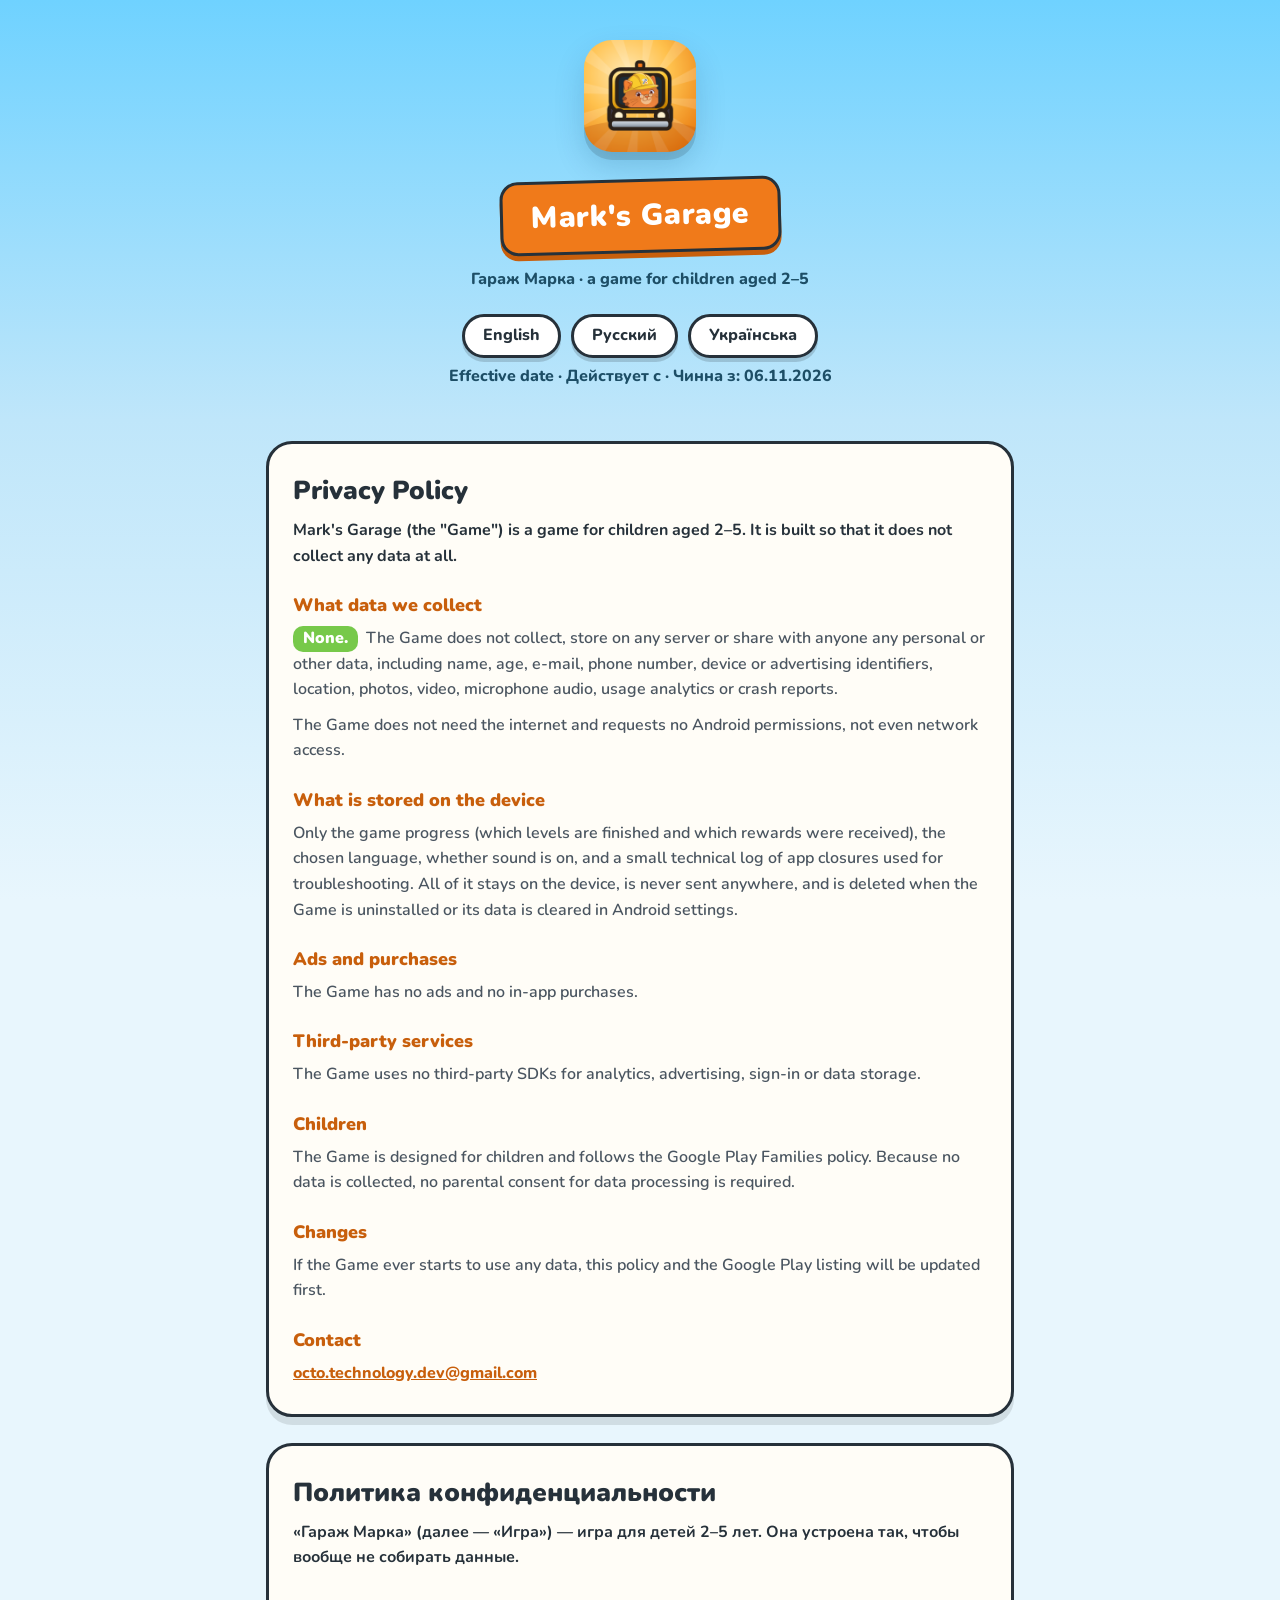
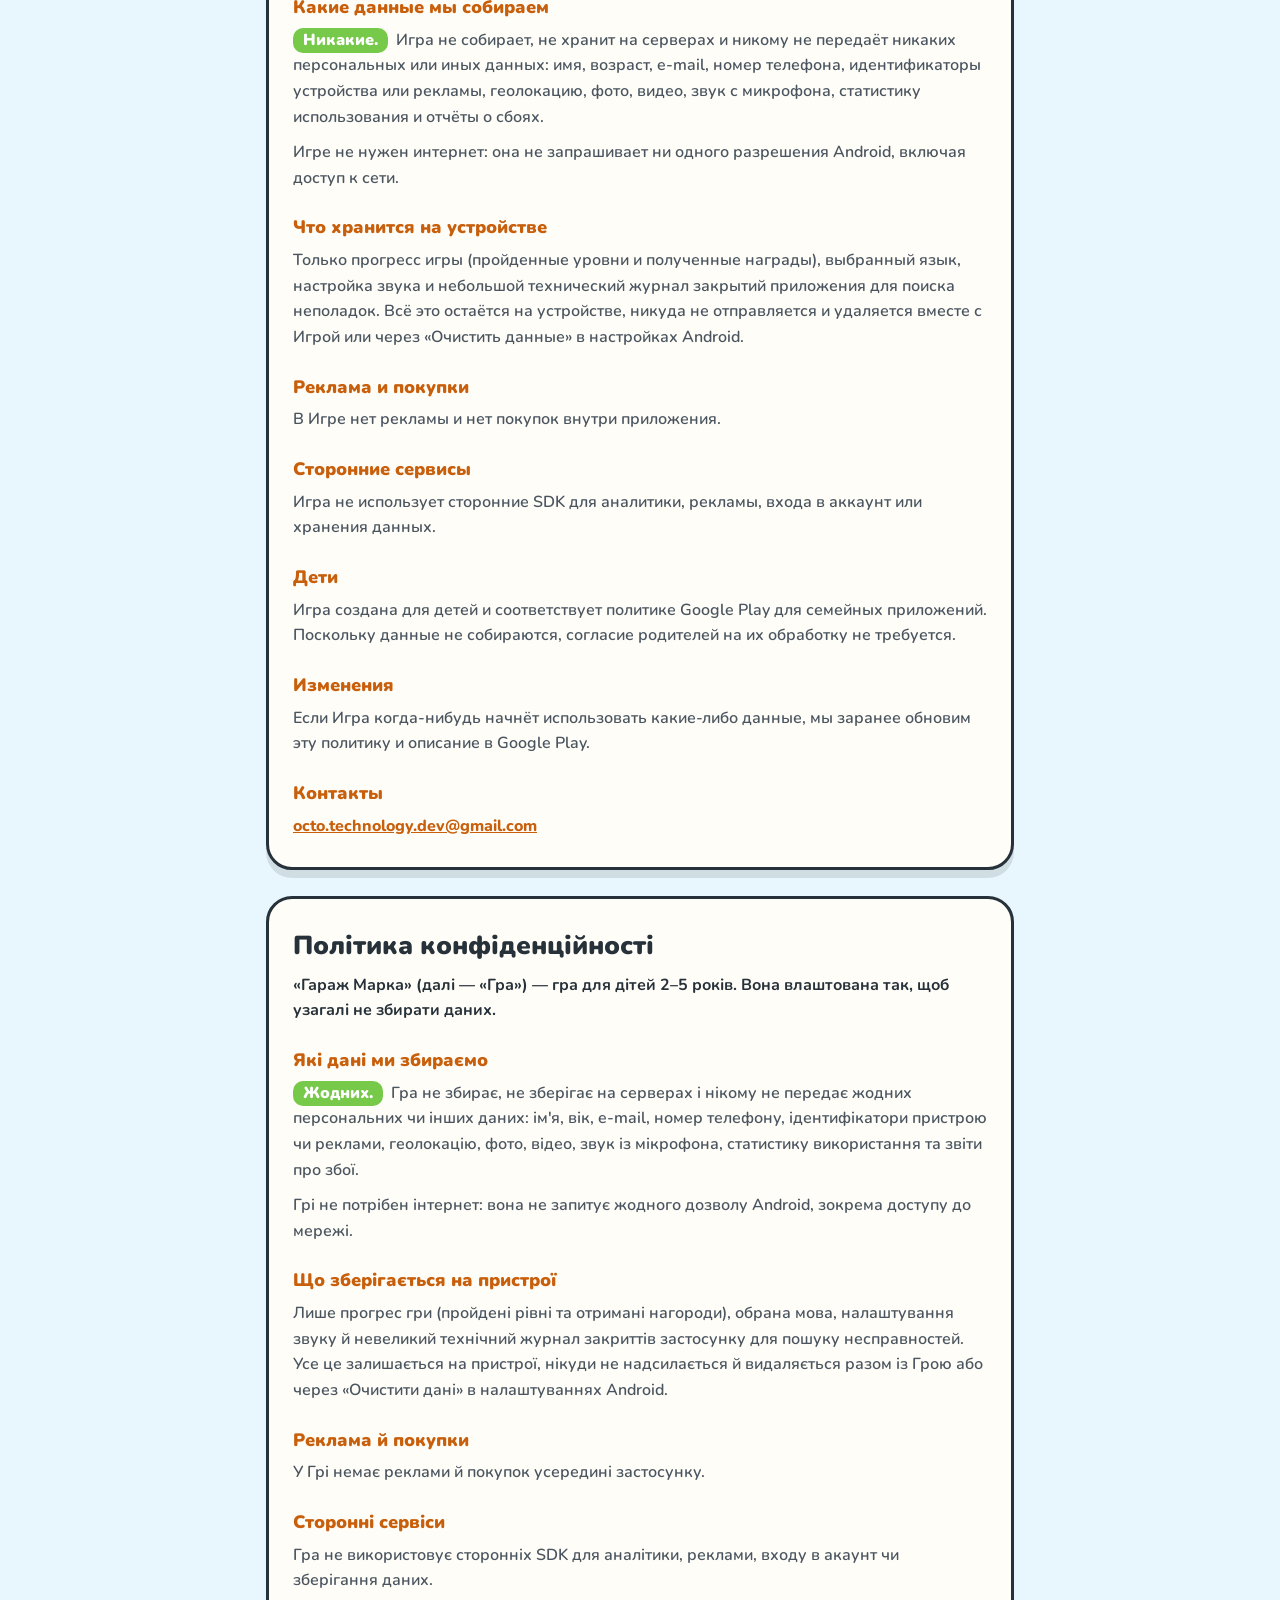
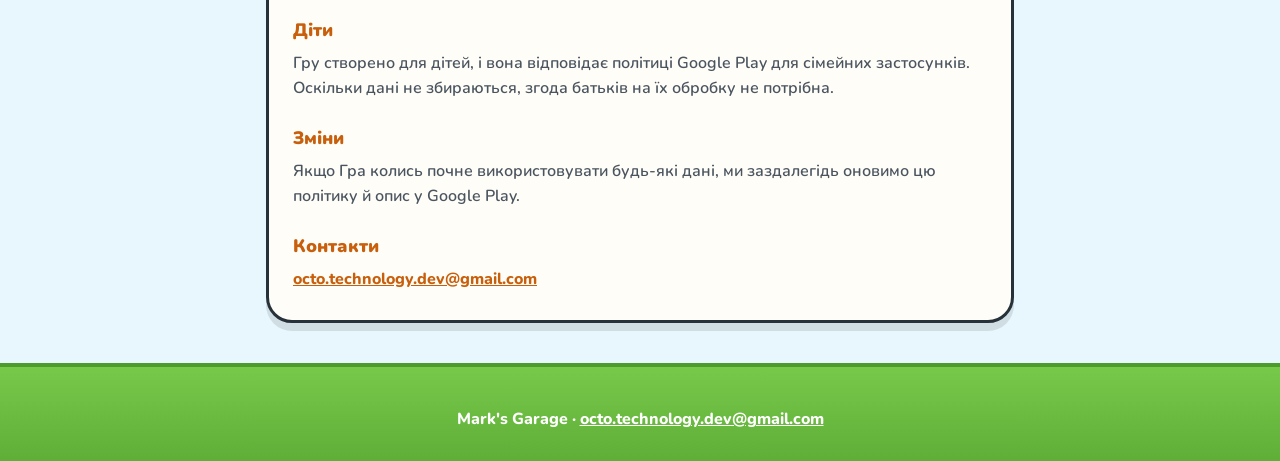
<file: marksgarage/privacy.html>
<!DOCTYPE html>
<html lang="en">
<head>
  <meta charset="UTF-8">
  <meta name="viewport" content="width=device-width, initial-scale=1.0">
  <title>Mark's Garage — Privacy Policy</title>
  <meta name="description" content="Privacy policy of Mark's Garage, a game for children aged 2–5: it collects no data at all.">
  <meta name="theme-color" content="#6fd2ff">
  <link rel="canonical" href="https://twomeows.github.io/marksgarage/privacy.html">
  <meta property="og:title" content="Mark's Garage — Privacy Policy">
  <meta property="og:type" content="article">
  <meta property="og:url" content="https://twomeows.github.io/marksgarage/privacy.html">
  <meta property="og:image" content="https://twomeows.github.io/marksgarage/icon.png">
  <link rel="icon" type="image/png" href="icon.png">
  <link rel="preconnect" href="https://fonts.googleapis.com">
  <link rel="preconnect" href="https://fonts.gstatic.com" crossorigin>
  <link href="https://fonts.googleapis.com/css2?family=Nunito:wght@600;700;800;900&display=swap" rel="stylesheet">
  <style>
    /* The game's own palette: the menu's sky and grass, the world cards' orange plate. */
    :root {
      --sky-top: #6fd2ff;
      --sky-low: #bfe6fa;
      --grass: #77c94a;
      --grass-dark: #5fae38;
      --plate: #f07a1a;
      --plate-dark: #c85f0c;
      --ink: #26313a;
      --ink-soft: #4a5560;
      --card: #fffdf7;
      --line: rgba(38, 49, 58, .12);
    }
    * { box-sizing: border-box; }
    html { scroll-behavior: smooth; }
    body {
      margin: 0;
      font-family: "Nunito", system-ui, -apple-system, "Segoe UI", Roboto, sans-serif;
      color: var(--ink);
      background: linear-gradient(180deg, var(--sky-top) 0%, var(--sky-low) 420px, #e8f6fd 900px);
      min-height: 100vh;
      line-height: 1.6;
    }
    .wrap { max-width: 780px; margin: 0 auto; padding: 32px 16px 0; }
    .hero { text-align: center; padding: 8px 0 26px; }
    .hero img {
      width: 112px; height: 112px; border-radius: 28px;
      box-shadow: 0 8px 0 rgba(0,0,0,.12), 0 14px 30px rgba(0,60,100,.18);
      background: #fff;
    }
    .plate {
      display: inline-block; margin-top: 18px;
      background: var(--plate); color: #fff;
      font-weight: 900; font-size: clamp(22px, 5vw, 30px); letter-spacing: .02em;
      padding: 10px 28px; border-radius: 18px;
      border: 3px solid var(--ink);
      box-shadow: 0 5px 0 var(--plate-dark);
      transform: rotate(-1.5deg);
    }
    .hero .sub { margin: 14px 0 0; font-weight: 800; color: #1d4e66; }
    nav.langs { display: flex; gap: 10px; justify-content: center; flex-wrap: wrap; margin: 22px 0 6px; }
    nav.langs a {
      text-decoration: none; color: var(--ink); font-weight: 800;
      background: #fff; border: 3px solid var(--ink); border-radius: 999px;
      padding: 6px 18px; box-shadow: 0 4px 0 rgba(0,0,0,.15);
    }
    nav.langs a:hover { background: #fff3e6; }
    .card {
      background: var(--card); border: 3px solid var(--ink); border-radius: 26px;
      padding: 26px 24px 18px; margin: 26px 0;
      box-shadow: 0 8px 0 rgba(0,0,0,.10);
      scroll-margin-top: 16px;
    }
    .card h2 {
      margin: 0 0 6px; font-size: 26px; font-weight: 900;
    }
    .card h3 { margin: 22px 0 4px; font-size: 18px; font-weight: 900; color: var(--plate-dark); }
    .card p { margin: 6px 0 10px; color: var(--ink-soft); font-weight: 600; }
    .card .lead { font-weight: 700; color: var(--ink); }
    .none {
      display: inline-block; background: var(--grass); color: #fff; font-weight: 900;
      border-radius: 10px; padding: 0 10px; margin-right: 4px;
    }
    .updated { color: #1d4e66; font-weight: 800; text-align: center; margin: 4px 0 0; }
    a { color: var(--plate-dark); font-weight: 800; }
    footer {
      margin-top: 40px; padding: 40px 16px 28px; text-align: center;
      background: linear-gradient(180deg, var(--grass) 0%, var(--grass-dark) 100%);
      color: #fff; font-weight: 800;
      border-top: 4px solid #4f9a2c;
    }
    footer a { color: #fff; }
    @media (max-width: 520px) {
      .card { padding: 20px 16px 12px; border-radius: 20px; }
      .card h2 { font-size: 22px; }
    }
  </style>
</head>
<body>
  <div class="wrap">
    <header class="hero">
      <img src="icon.png" alt="Mark's Garage">
      <div><span class="plate">Mark's Garage</span></div>
      <p class="sub">Гараж Марка · a game for children aged 2–5</p>
      <nav class="langs">
        <a href="#en">English</a>
        <a href="#ru">Русский</a>
        <a href="#uk">Українська</a>
      </nav>
      <p class="updated">Effective date · Действует с · Чинна з: 06.11.2026</p>
    </header>

    <section class="card" id="en" lang="en">
      <h2>Privacy Policy</h2>
      <p class="lead">Mark's Garage (the "Game") is a game for children aged 2–5. It is built so that it does not collect any data at all.</p>
      <h3>What data we collect</h3>
      <p><span class="none">None.</span> The Game does not collect, store on any server or share with anyone any personal or other data, including name, age, e-mail, phone number, device or advertising identifiers, location, photos, video, microphone audio, usage analytics or crash reports.</p>
      <p>The Game does not need the internet and requests no Android permissions, not even network access.</p>
      <h3>What is stored on the device</h3>
      <p>Only the game progress (which levels are finished and which rewards were received), the chosen language, whether sound is on, and a small technical log of app closures used for troubleshooting. All of it stays on the device, is never sent anywhere, and is deleted when the Game is uninstalled or its data is cleared in Android settings.</p>
      <h3>Ads and purchases</h3>
      <p>The Game has no ads and no in-app purchases.</p>
      <h3>Third-party services</h3>
      <p>The Game uses no third-party SDKs for analytics, advertising, sign-in or data storage.</p>
      <h3>Children</h3>
      <p>The Game is designed for children and follows the Google Play Families policy. Because no data is collected, no parental consent for data processing is required.</p>
      <h3>Changes</h3>
      <p>If the Game ever starts to use any data, this policy and the Google Play listing will be updated first.</p>
      <h3>Contact</h3>
      <p><a href="mailto:octo.technology.dev@gmail.com">octo.technology.dev@gmail.com</a></p>
    </section>

    <section class="card" id="ru" lang="ru">
      <h2>Политика конфиденциальности</h2>
      <p class="lead">«Гараж Марка» (далее — «Игра») — игра для детей 2–5 лет. Она устроена так, чтобы вообще не собирать данные.</p>
      <h3>Какие данные мы собираем</h3>
      <p><span class="none">Никакие.</span> Игра не собирает, не хранит на серверах и никому не передаёт никаких персональных или иных данных: имя, возраст, e-mail, номер телефона, идентификаторы устройства или рекламы, геолокацию, фото, видео, звук с микрофона, статистику использования и отчёты о сбоях.</p>
      <p>Игре не нужен интернет: она не запрашивает ни одного разрешения Android, включая доступ к сети.</p>
      <h3>Что хранится на устройстве</h3>
      <p>Только прогресс игры (пройденные уровни и полученные награды), выбранный язык, настройка звука и небольшой технический журнал закрытий приложения для поиска неполадок. Всё это остаётся на устройстве, никуда не отправляется и удаляется вместе с Игрой или через «Очистить данные» в настройках Android.</p>
      <h3>Реклама и покупки</h3>
      <p>В Игре нет рекламы и нет покупок внутри приложения.</p>
      <h3>Сторонние сервисы</h3>
      <p>Игра не использует сторонние SDK для аналитики, рекламы, входа в аккаунт или хранения данных.</p>
      <h3>Дети</h3>
      <p>Игра создана для детей и соответствует политике Google Play для семейных приложений. Поскольку данные не собираются, согласие родителей на их обработку не требуется.</p>
      <h3>Изменения</h3>
      <p>Если Игра когда-нибудь начнёт использовать какие-либо данные, мы заранее обновим эту политику и описание в Google Play.</p>
      <h3>Контакты</h3>
      <p><a href="mailto:octo.technology.dev@gmail.com">octo.technology.dev@gmail.com</a></p>
    </section>

    <section class="card" id="uk" lang="uk">
      <h2>Політика конфіденційності</h2>
      <p class="lead">«Гараж Марка» (далі — «Гра») — гра для дітей 2–5 років. Вона влаштована так, щоб узагалі не збирати даних.</p>
      <h3>Які дані ми збираємо</h3>
      <p><span class="none">Жодних.</span> Гра не збирає, не зберігає на серверах і нікому не передає жодних персональних чи інших даних: ім'я, вік, e-mail, номер телефону, ідентифікатори пристрою чи реклами, геолокацію, фото, відео, звук із мікрофона, статистику використання та звіти про збої.</p>
      <p>Грі не потрібен інтернет: вона не запитує жодного дозволу Android, зокрема доступу до мережі.</p>
      <h3>Що зберігається на пристрої</h3>
      <p>Лише прогрес гри (пройдені рівні та отримані нагороди), обрана мова, налаштування звуку й невеликий технічний журнал закриттів застосунку для пошуку несправностей. Усе це залишається на пристрої, нікуди не надсилається й видаляється разом із Грою або через «Очистити дані» в налаштуваннях Android.</p>
      <h3>Реклама й покупки</h3>
      <p>У Грі немає реклами й покупок усередині застосунку.</p>
      <h3>Сторонні сервіси</h3>
      <p>Гра не використовує сторонніх SDK для аналітики, реклами, входу в акаунт чи зберігання даних.</p>
      <h3>Діти</h3>
      <p>Гру створено для дітей, і вона відповідає політиці Google Play для сімейних застосунків. Оскільки дані не збираються, згода батьків на їх обробку не потрібна.</p>
      <h3>Зміни</h3>
      <p>Якщо Гра колись почне використовувати будь-які дані, ми заздалегідь оновимо цю політику й опис у Google Play.</p>
      <h3>Контакти</h3>
      <p><a href="mailto:octo.technology.dev@gmail.com">octo.technology.dev@gmail.com</a></p>
    </section>
  </div>

  <footer>
    Mark's Garage · <a href="mailto:octo.technology.dev@gmail.com">octo.technology.dev@gmail.com</a>
  </footer>
</body>
</html>
</file>
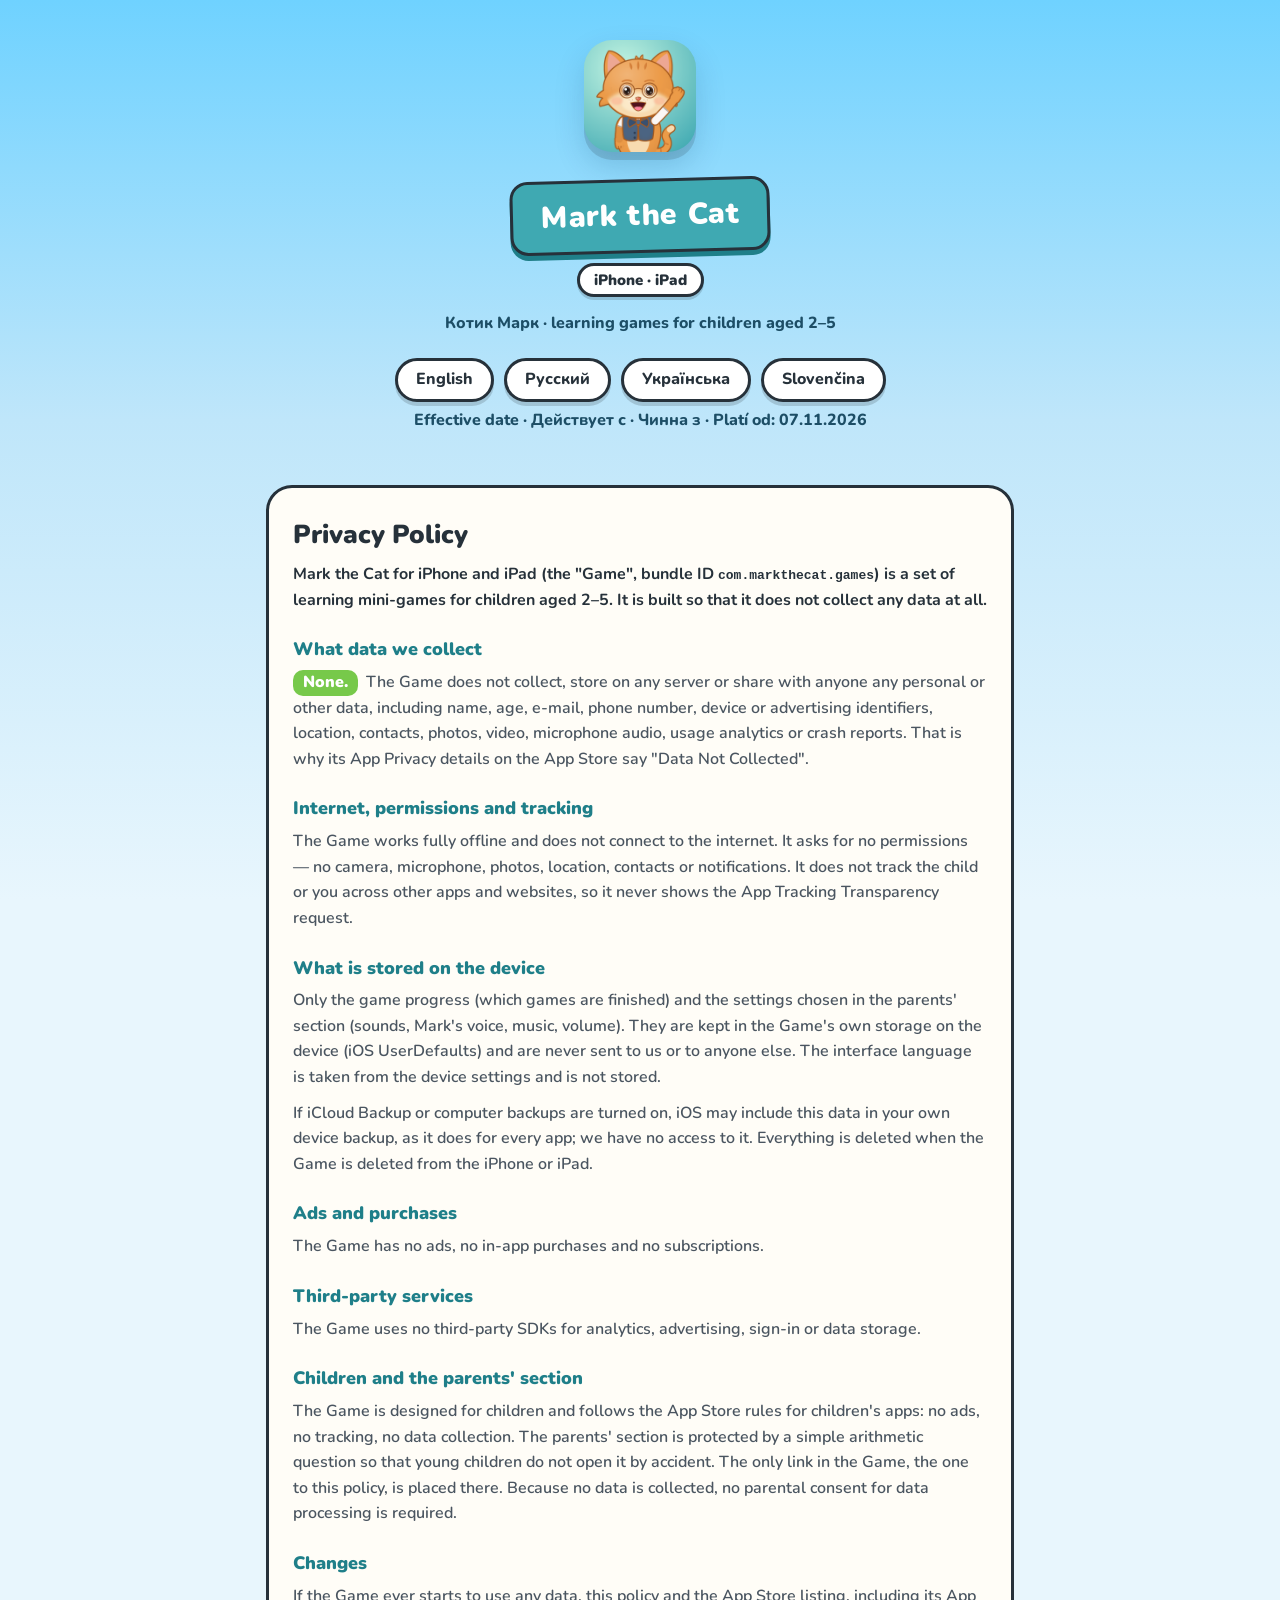
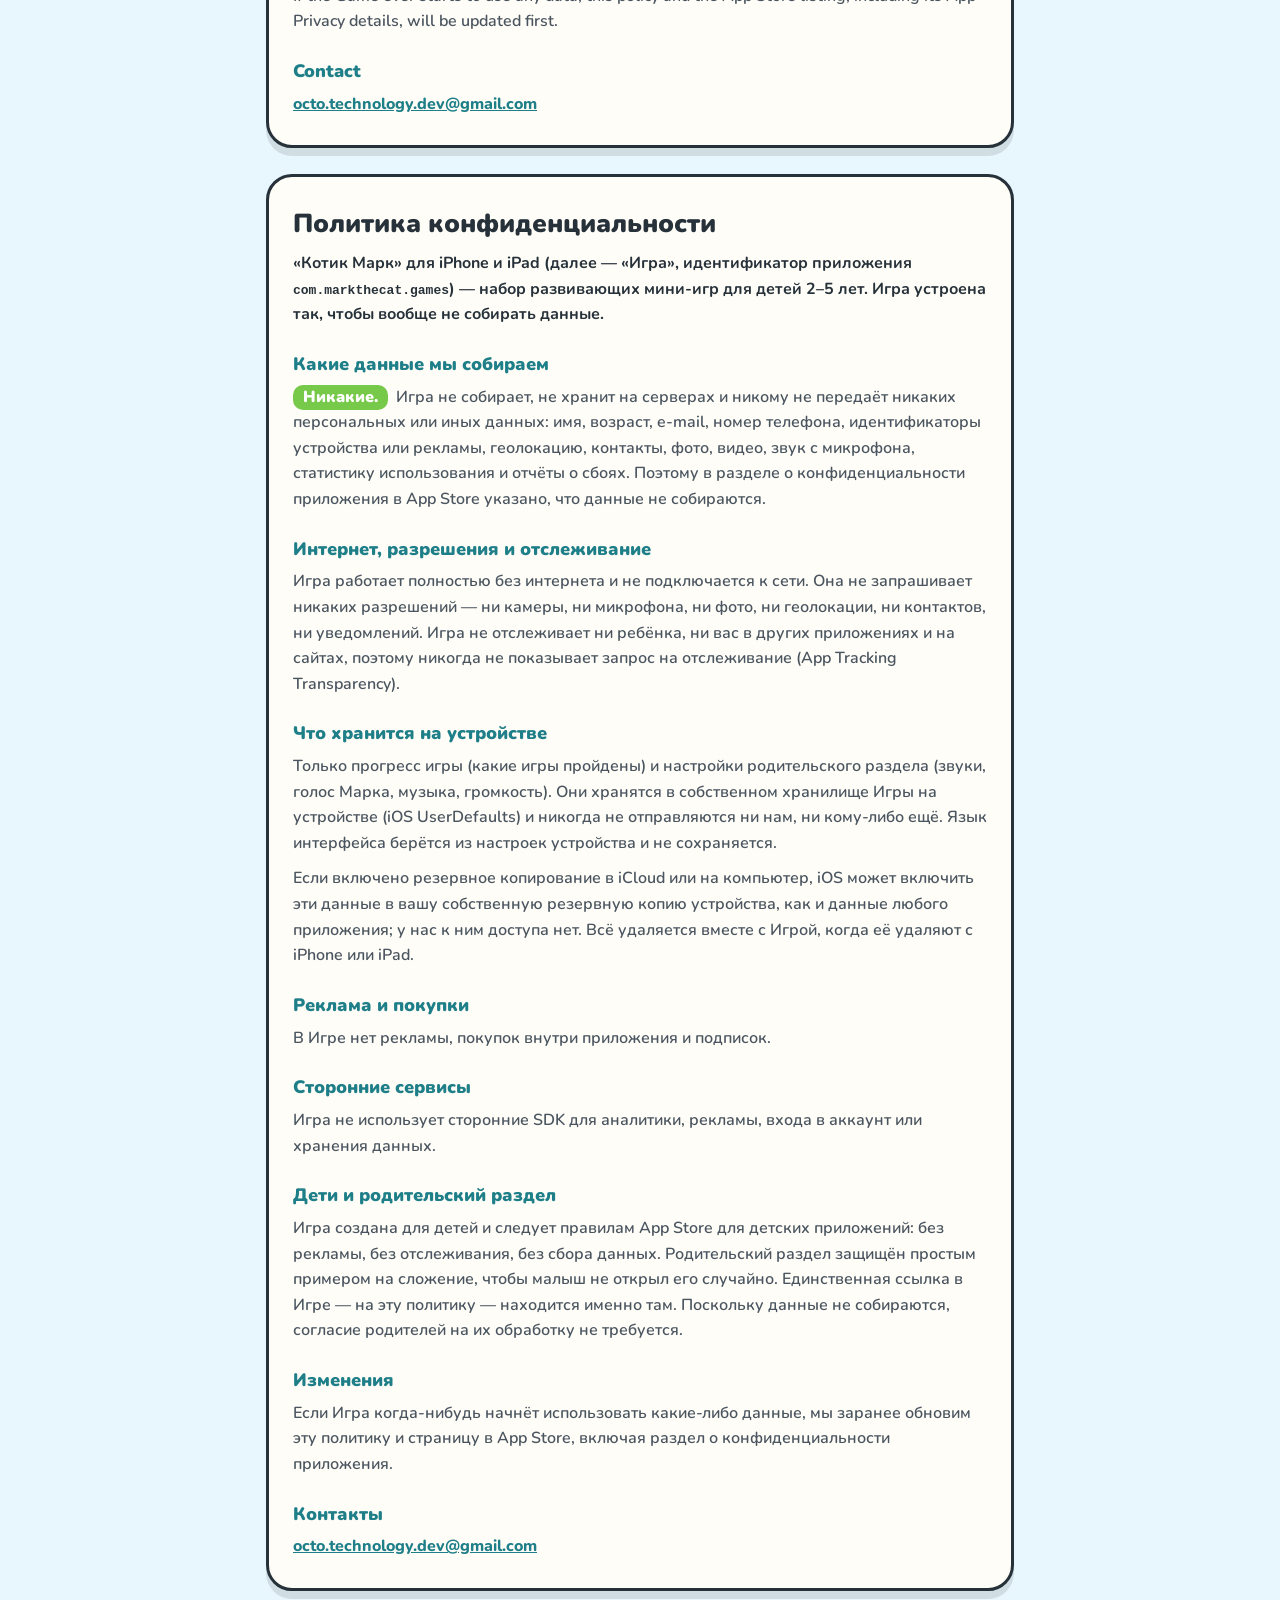
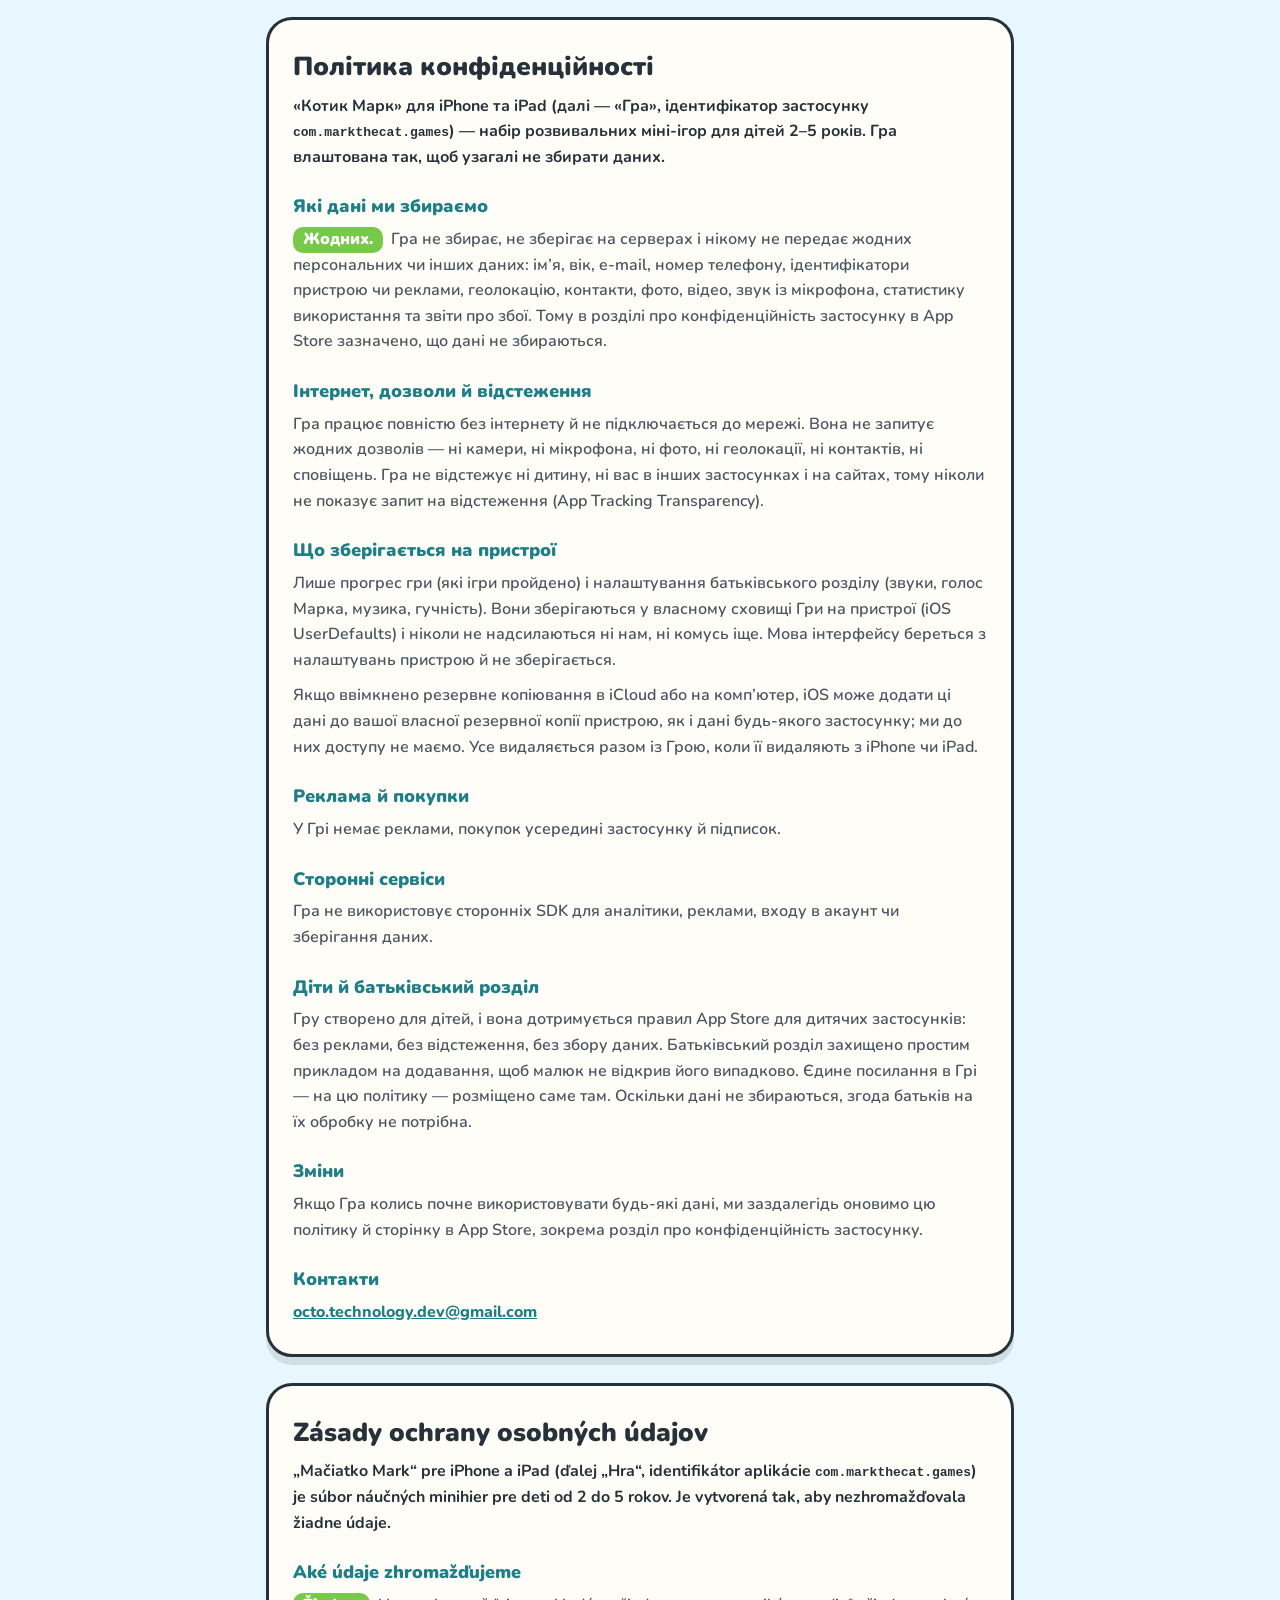
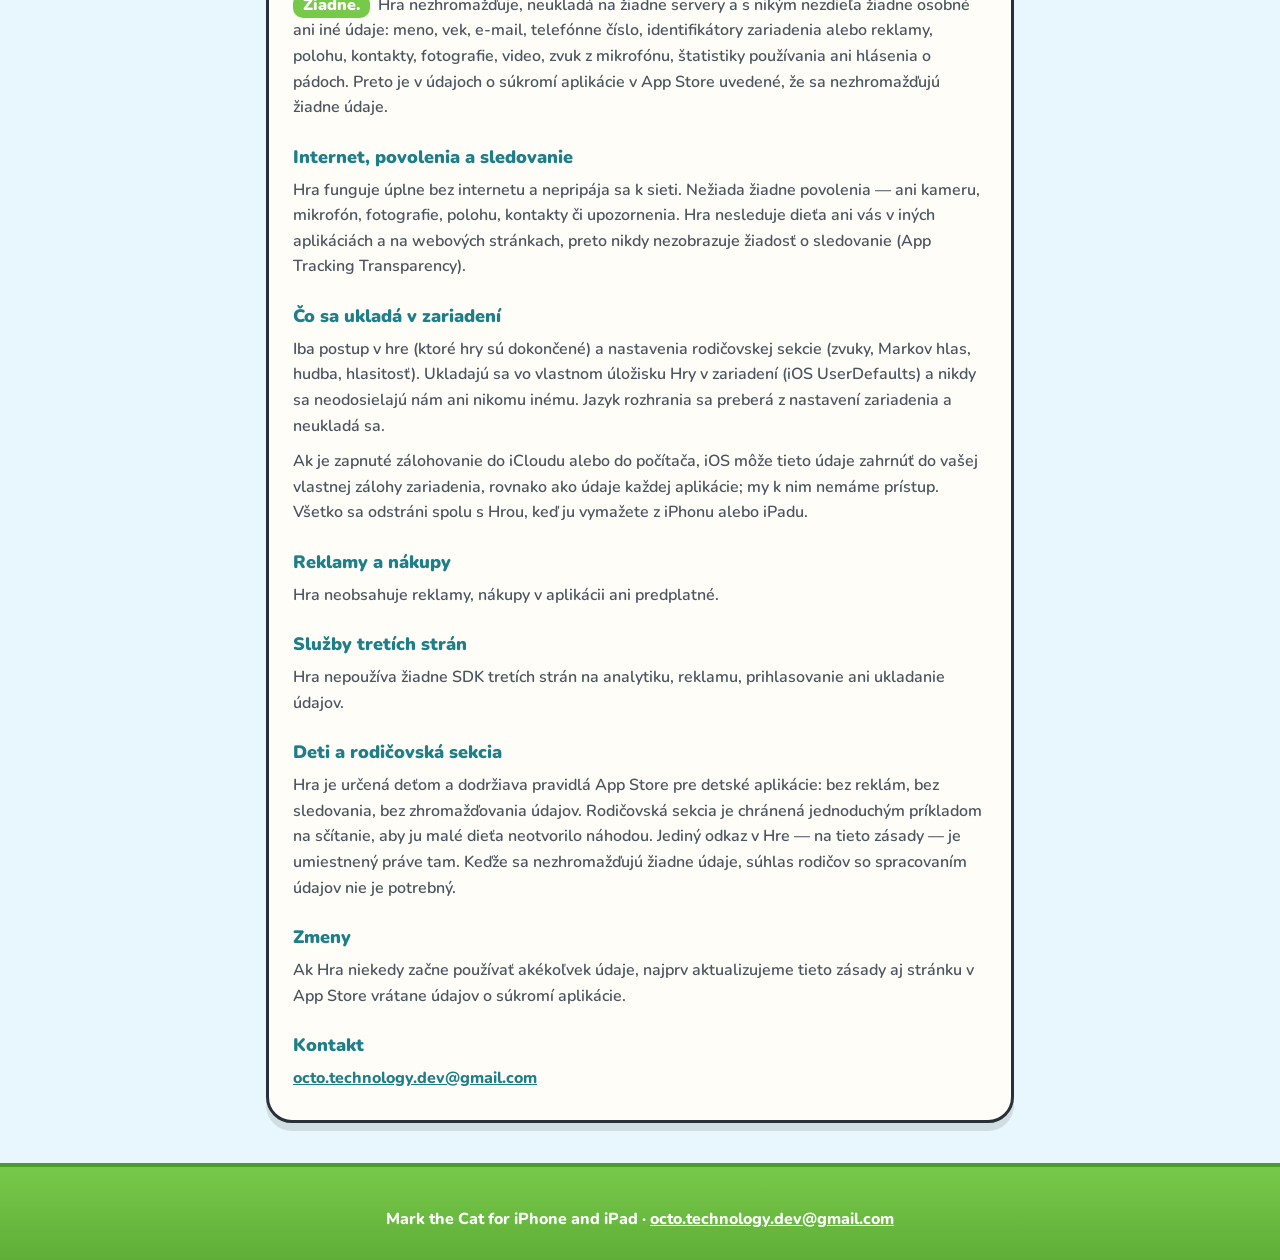
<file: markthecat/privacy-ios.html>
<!DOCTYPE html>
<html lang="en">
<head>
  <meta charset="UTF-8">
  <meta name="viewport" content="width=device-width, initial-scale=1.0">
  <title>Mark the Cat for iPhone and iPad — Privacy Policy</title>
  <meta name="description" content="Privacy policy of Mark the Cat for iPhone and iPad, learning games for children aged 2–5: it collects no data at all.">
  <meta name="theme-color" content="#6fd2ff">
  <link rel="canonical" href="https://twomeows.github.io/markthecat/privacy-ios.html">
  <meta property="og:title" content="Mark the Cat for iPhone and iPad — Privacy Policy">
  <meta property="og:type" content="article">
  <meta property="og:url" content="https://twomeows.github.io/markthecat/privacy-ios.html">
  <meta property="og:image" content="https://twomeows.github.io/markthecat/icon.png">
  <link rel="icon" type="image/png" href="icon.png">
  <link rel="apple-touch-icon" href="icon.png">
  <link rel="preconnect" href="https://fonts.googleapis.com">
  <link rel="preconnect" href="https://fonts.gstatic.com" crossorigin>
  <link href="https://fonts.googleapis.com/css2?family=Nunito:wght@600;700;800;900&display=swap" rel="stylesheet">
  <style>
    /* The game's own palette: the menu's sky and grass, the logo's teal plate. */
    :root {
      --sky-top: #6fd2ff;
      --sky-low: #bfe6fa;
      --grass: #77c94a;
      --grass-dark: #5fae38;
      --plate: #3FA9B2;
      --plate-dark: #1F7F89;
      --ink: #26313a;
      --ink-soft: #4a5560;
      --card: #fffdf7;
      --line: rgba(38, 49, 58, .12);
    }
    * { box-sizing: border-box; }
    html { scroll-behavior: smooth; }
    body {
      margin: 0;
      font-family: "Nunito", system-ui, -apple-system, "Segoe UI", Roboto, sans-serif;
      color: var(--ink);
      background: linear-gradient(180deg, var(--sky-top) 0%, var(--sky-low) 420px, #e8f6fd 900px);
      min-height: 100vh;
      line-height: 1.6;
    }
    .wrap { max-width: 780px; margin: 0 auto; padding: 32px 16px 0; }
    .hero { text-align: center; padding: 8px 0 26px; }
    .hero img {
      width: 112px; height: 112px; border-radius: 28px;
      box-shadow: 0 8px 0 rgba(0,0,0,.12), 0 14px 30px rgba(0,60,100,.18);
      background: #fff;
    }
    .plate {
      display: inline-block; margin-top: 18px;
      background: var(--plate); color: #fff;
      font-weight: 900; font-size: clamp(22px, 5vw, 30px); letter-spacing: .02em;
      padding: 10px 28px; border-radius: 18px;
      border: 3px solid var(--ink);
      box-shadow: 0 5px 0 var(--plate-dark);
      transform: rotate(-1.5deg);
    }
    .hero .sub { margin: 14px 0 0; font-weight: 800; color: #1d4e66; }
    .device {
      display: inline-block; margin-top: 10px;
      background: #fff; color: var(--ink); font-weight: 900; font-size: 15px;
      border: 3px solid var(--ink); border-radius: 999px;
      padding: 2px 14px; box-shadow: 0 3px 0 rgba(0,0,0,.15);
    }
    nav.langs { display: flex; gap: 10px; justify-content: center; flex-wrap: wrap; margin: 22px 0 6px; }
    nav.langs a {
      text-decoration: none; color: var(--ink); font-weight: 800;
      background: #fff; border: 3px solid var(--ink); border-radius: 999px;
      padding: 6px 18px; box-shadow: 0 4px 0 rgba(0,0,0,.15);
    }
    nav.langs a:hover { background: #fff3e6; }
    .card {
      background: var(--card); border: 3px solid var(--ink); border-radius: 26px;
      padding: 26px 24px 18px; margin: 26px 0;
      box-shadow: 0 8px 0 rgba(0,0,0,.10);
      scroll-margin-top: 16px;
    }
    .card h2 {
      margin: 0 0 6px; font-size: 26px; font-weight: 900;
    }
    .card h3 { margin: 22px 0 4px; font-size: 18px; font-weight: 900; color: var(--plate-dark); }
    .card p { margin: 6px 0 10px; color: var(--ink-soft); font-weight: 600; }
    .card .lead { font-weight: 700; color: var(--ink); }
    .none {
      display: inline-block; background: var(--grass); color: #fff; font-weight: 900;
      border-radius: 10px; padding: 0 10px; margin-right: 4px;
    }
    .updated { color: #1d4e66; font-weight: 800; text-align: center; margin: 4px 0 0; }
    a { color: var(--plate-dark); font-weight: 800; }
    code { overflow-wrap: anywhere; }
    footer {
      margin-top: 40px; padding: 40px 16px 28px; text-align: center;
      background: linear-gradient(180deg, var(--grass) 0%, var(--grass-dark) 100%);
      color: #fff; font-weight: 800;
      border-top: 4px solid #4f9a2c;
    }
    footer a { color: #fff; }
    @media (max-width: 520px) {
      .card { padding: 20px 16px 12px; border-radius: 20px; }
      .card h2 { font-size: 22px; }
    }
  </style>
</head>
<body>
  <div class="wrap">
    <header class="hero">
      <img src="icon.png" alt="Mark the Cat">
      <div><span class="plate">Mark the Cat</span></div>
      <div><span class="device">iPhone · iPad</span></div>
      <p class="sub">Котик Марк · learning games for children aged 2–5</p>
      <nav class="langs">
        <a href="#en">English</a>
        <a href="#ru">Русский</a>
        <a href="#uk">Українська</a>
        <a href="#sk">Slovenčina</a>
      </nav>
      <p class="updated">Effective date · Действует с · Чинна з · Platí od: 07.11.2026</p>
    </header>

    <section class="card" id="en" lang="en">
      <h2>Privacy Policy</h2>
      <p class="lead">Mark the Cat for iPhone and iPad (the "Game", bundle ID <code>com.markthecat.games</code>) is a set of learning mini-games for children aged 2–5. It is built so that it does not collect any data at all.</p>
      <h3>What data we collect</h3>
      <p><span class="none">None.</span> The Game does not collect, store on any server or share with anyone any personal or other data, including name, age, e-mail, phone number, device or advertising identifiers, location, contacts, photos, video, microphone audio, usage analytics or crash reports. That is why its App Privacy details on the App Store say "Data Not Collected".</p>
      <h3>Internet, permissions and tracking</h3>
      <p>The Game works fully offline and does not connect to the internet. It asks for no permissions — no camera, microphone, photos, location, contacts or notifications. It does not track the child or you across other apps and websites, so it never shows the App Tracking Transparency request.</p>
      <h3>What is stored on the device</h3>
      <p>Only the game progress (which games are finished) and the settings chosen in the parents' section (sounds, Mark's voice, music, volume). They are kept in the Game's own storage on the device (iOS UserDefaults) and are never sent to us or to anyone else. The interface language is taken from the device settings and is not stored.</p>
      <p>If iCloud Backup or computer backups are turned on, iOS may include this data in your own device backup, as it does for every app; we have no access to it. Everything is deleted when the Game is deleted from the iPhone or iPad.</p>
      <h3>Ads and purchases</h3>
      <p>The Game has no ads, no in-app purchases and no subscriptions.</p>
      <h3>Third-party services</h3>
      <p>The Game uses no third-party SDKs for analytics, advertising, sign-in or data storage.</p>
      <h3>Children and the parents' section</h3>
      <p>The Game is designed for children and follows the App Store rules for children's apps: no ads, no tracking, no data collection. The parents' section is protected by a simple arithmetic question so that young children do not open it by accident. The only link in the Game, the one to this policy, is placed there. Because no data is collected, no parental consent for data processing is required.</p>
      <h3>Changes</h3>
      <p>If the Game ever starts to use any data, this policy and the App Store listing, including its App Privacy details, will be updated first.</p>
      <h3>Contact</h3>
      <p><a href="mailto:octo.technology.dev@gmail.com">octo.technology.dev@gmail.com</a></p>
    </section>

    <section class="card" id="ru" lang="ru">
      <h2>Политика конфиденциальности</h2>
      <p class="lead">«Котик Марк» для iPhone и iPad (далее — «Игра», идентификатор приложения <code>com.markthecat.games</code>) — набор развивающих мини-игр для детей 2–5 лет. Игра устроена так, чтобы вообще не собирать данные.</p>
      <h3>Какие данные мы собираем</h3>
      <p><span class="none">Никакие.</span> Игра не собирает, не хранит на серверах и никому не передаёт никаких персональных или иных данных: имя, возраст, e-mail, номер телефона, идентификаторы устройства или рекламы, геолокацию, контакты, фото, видео, звук с микрофона, статистику использования и отчёты о сбоях. Поэтому в разделе о конфиденциальности приложения в App Store указано, что данные не собираются.</p>
      <h3>Интернет, разрешения и отслеживание</h3>
      <p>Игра работает полностью без интернета и не подключается к сети. Она не запрашивает никаких разрешений — ни камеры, ни микрофона, ни фото, ни геолокации, ни контактов, ни уведомлений. Игра не отслеживает ни ребёнка, ни вас в других приложениях и на сайтах, поэтому никогда не показывает запрос на отслеживание (App Tracking Transparency).</p>
      <h3>Что хранится на устройстве</h3>
      <p>Только прогресс игры (какие игры пройдены) и настройки родительского раздела (звуки, голос Марка, музыка, громкость). Они хранятся в собственном хранилище Игры на устройстве (iOS UserDefaults) и никогда не отправляются ни нам, ни кому-либо ещё. Язык интерфейса берётся из настроек устройства и не сохраняется.</p>
      <p>Если включено резервное копирование в iCloud или на компьютер, iOS может включить эти данные в вашу собственную резервную копию устройства, как и данные любого приложения; у нас к ним доступа нет. Всё удаляется вместе с Игрой, когда её удаляют с iPhone или iPad.</p>
      <h3>Реклама и покупки</h3>
      <p>В Игре нет рекламы, покупок внутри приложения и подписок.</p>
      <h3>Сторонние сервисы</h3>
      <p>Игра не использует сторонние SDK для аналитики, рекламы, входа в аккаунт или хранения данных.</p>
      <h3>Дети и родительский раздел</h3>
      <p>Игра создана для детей и следует правилам App Store для детских приложений: без рекламы, без отслеживания, без сбора данных. Родительский раздел защищён простым примером на сложение, чтобы малыш не открыл его случайно. Единственная ссылка в Игре — на эту политику — находится именно там. Поскольку данные не собираются, согласие родителей на их обработку не требуется.</p>
      <h3>Изменения</h3>
      <p>Если Игра когда-нибудь начнёт использовать какие-либо данные, мы заранее обновим эту политику и страницу в App Store, включая раздел о конфиденциальности приложения.</p>
      <h3>Контакты</h3>
      <p><a href="mailto:octo.technology.dev@gmail.com">octo.technology.dev@gmail.com</a></p>
    </section>

    <section class="card" id="uk" lang="uk">
      <h2>Політика конфіденційності</h2>
      <p class="lead">«Котик Марк» для iPhone та iPad (далі — «Гра», ідентифікатор застосунку <code>com.markthecat.games</code>) — набір розвивальних міні-ігор для дітей 2–5 років. Гра влаштована так, щоб узагалі не збирати даних.</p>
      <h3>Які дані ми збираємо</h3>
      <p><span class="none">Жодних.</span> Гра не збирає, не зберігає на серверах і нікому не передає жодних персональних чи інших даних: ім’я, вік, e-mail, номер телефону, ідентифікатори пристрою чи реклами, геолокацію, контакти, фото, відео, звук із мікрофона, статистику використання та звіти про збої. Тому в розділі про конфіденційність застосунку в App Store зазначено, що дані не збираються.</p>
      <h3>Інтернет, дозволи й відстеження</h3>
      <p>Гра працює повністю без інтернету й не підключається до мережі. Вона не запитує жодних дозволів — ні камери, ні мікрофона, ні фото, ні геолокації, ні контактів, ні сповіщень. Гра не відстежує ні дитину, ні вас в інших застосунках і на сайтах, тому ніколи не показує запит на відстеження (App Tracking Transparency).</p>
      <h3>Що зберігається на пристрої</h3>
      <p>Лише прогрес гри (які ігри пройдено) і налаштування батьківського розділу (звуки, голос Марка, музика, гучність). Вони зберігаються у власному сховищі Гри на пристрої (iOS UserDefaults) і ніколи не надсилаються ні нам, ні комусь іще. Мова інтерфейсу береться з налаштувань пристрою й не зберігається.</p>
      <p>Якщо ввімкнено резервне копіювання в iCloud або на комп’ютер, iOS може додати ці дані до вашої власної резервної копії пристрою, як і дані будь-якого застосунку; ми до них доступу не маємо. Усе видаляється разом із Грою, коли її видаляють з iPhone чи iPad.</p>
      <h3>Реклама й покупки</h3>
      <p>У Грі немає реклами, покупок усередині застосунку й підписок.</p>
      <h3>Сторонні сервіси</h3>
      <p>Гра не використовує сторонніх SDK для аналітики, реклами, входу в акаунт чи зберігання даних.</p>
      <h3>Діти й батьківський розділ</h3>
      <p>Гру створено для дітей, і вона дотримується правил App Store для дитячих застосунків: без реклами, без відстеження, без збору даних. Батьківський розділ захищено простим прикладом на додавання, щоб малюк не відкрив його випадково. Єдине посилання в Грі — на цю політику — розміщено саме там. Оскільки дані не збираються, згода батьків на їх обробку не потрібна.</p>
      <h3>Зміни</h3>
      <p>Якщо Гра колись почне використовувати будь-які дані, ми заздалегідь оновимо цю політику й сторінку в App Store, зокрема розділ про конфіденційність застосунку.</p>
      <h3>Контакти</h3>
      <p><a href="mailto:octo.technology.dev@gmail.com">octo.technology.dev@gmail.com</a></p>
    </section>

    <section class="card" id="sk" lang="sk">
      <h2>Zásady ochrany osobných údajov</h2>
      <p class="lead">„Mačiatko Mark“ pre iPhone a iPad (ďalej „Hra“, identifikátor aplikácie <code>com.markthecat.games</code>) je súbor náučných minihier pre deti od 2 do 5 rokov. Je vytvorená tak, aby nezhromažďovala žiadne údaje.</p>
      <h3>Aké údaje zhromažďujeme</h3>
      <p><span class="none">Žiadne.</span> Hra nezhromažďuje, neukladá na žiadne servery a s nikým nezdieľa žiadne osobné ani iné údaje: meno, vek, e-mail, telefónne číslo, identifikátory zariadenia alebo reklamy, polohu, kontakty, fotografie, video, zvuk z mikrofónu, štatistiky používania ani hlásenia o pádoch. Preto je v údajoch o súkromí aplikácie v App Store uvedené, že sa nezhromažďujú žiadne údaje.</p>
      <h3>Internet, povolenia a sledovanie</h3>
      <p>Hra funguje úplne bez internetu a nepripája sa k sieti. Nežiada žiadne povolenia — ani kameru, mikrofón, fotografie, polohu, kontakty či upozornenia. Hra nesleduje dieťa ani vás v iných aplikáciách a na webových stránkach, preto nikdy nezobrazuje žiadosť o sledovanie (App Tracking Transparency).</p>
      <h3>Čo sa ukladá v zariadení</h3>
      <p>Iba postup v hre (ktoré hry sú dokončené) a nastavenia rodičovskej sekcie (zvuky, Markov hlas, hudba, hlasitosť). Ukladajú sa vo vlastnom úložisku Hry v zariadení (iOS UserDefaults) a nikdy sa neodosielajú nám ani nikomu inému. Jazyk rozhrania sa preberá z nastavení zariadenia a neukladá sa.</p>
      <p>Ak je zapnuté zálohovanie do iCloudu alebo do počítača, iOS môže tieto údaje zahrnúť do vašej vlastnej zálohy zariadenia, rovnako ako údaje každej aplikácie; my k nim nemáme prístup. Všetko sa odstráni spolu s Hrou, keď ju vymažete z iPhonu alebo iPadu.</p>
      <h3>Reklamy a nákupy</h3>
      <p>Hra neobsahuje reklamy, nákupy v aplikácii ani predplatné.</p>
      <h3>Služby tretích strán</h3>
      <p>Hra nepoužíva žiadne SDK tretích strán na analytiku, reklamu, prihlasovanie ani ukladanie údajov.</p>
      <h3>Deti a rodičovská sekcia</h3>
      <p>Hra je určená deťom a dodržiava pravidlá App Store pre detské aplikácie: bez reklám, bez sledovania, bez zhromažďovania údajov. Rodičovská sekcia je chránená jednoduchým príkladom na sčítanie, aby ju malé dieťa neotvorilo náhodou. Jediný odkaz v Hre — na tieto zásady — je umiestnený práve tam. Keďže sa nezhromažďujú žiadne údaje, súhlas rodičov so spracovaním údajov nie je potrebný.</p>
      <h3>Zmeny</h3>
      <p>Ak Hra niekedy začne používať akékoľvek údaje, najprv aktualizujeme tieto zásady aj stránku v App Store vrátane údajov o súkromí aplikácie.</p>
      <h3>Kontakt</h3>
      <p><a href="mailto:octo.technology.dev@gmail.com">octo.technology.dev@gmail.com</a></p>
    </section>
  </div>

  <footer>
    Mark the Cat for iPhone and iPad · <a href="mailto:octo.technology.dev@gmail.com">octo.technology.dev@gmail.com</a>
  </footer>
</body>
</html>
</file>
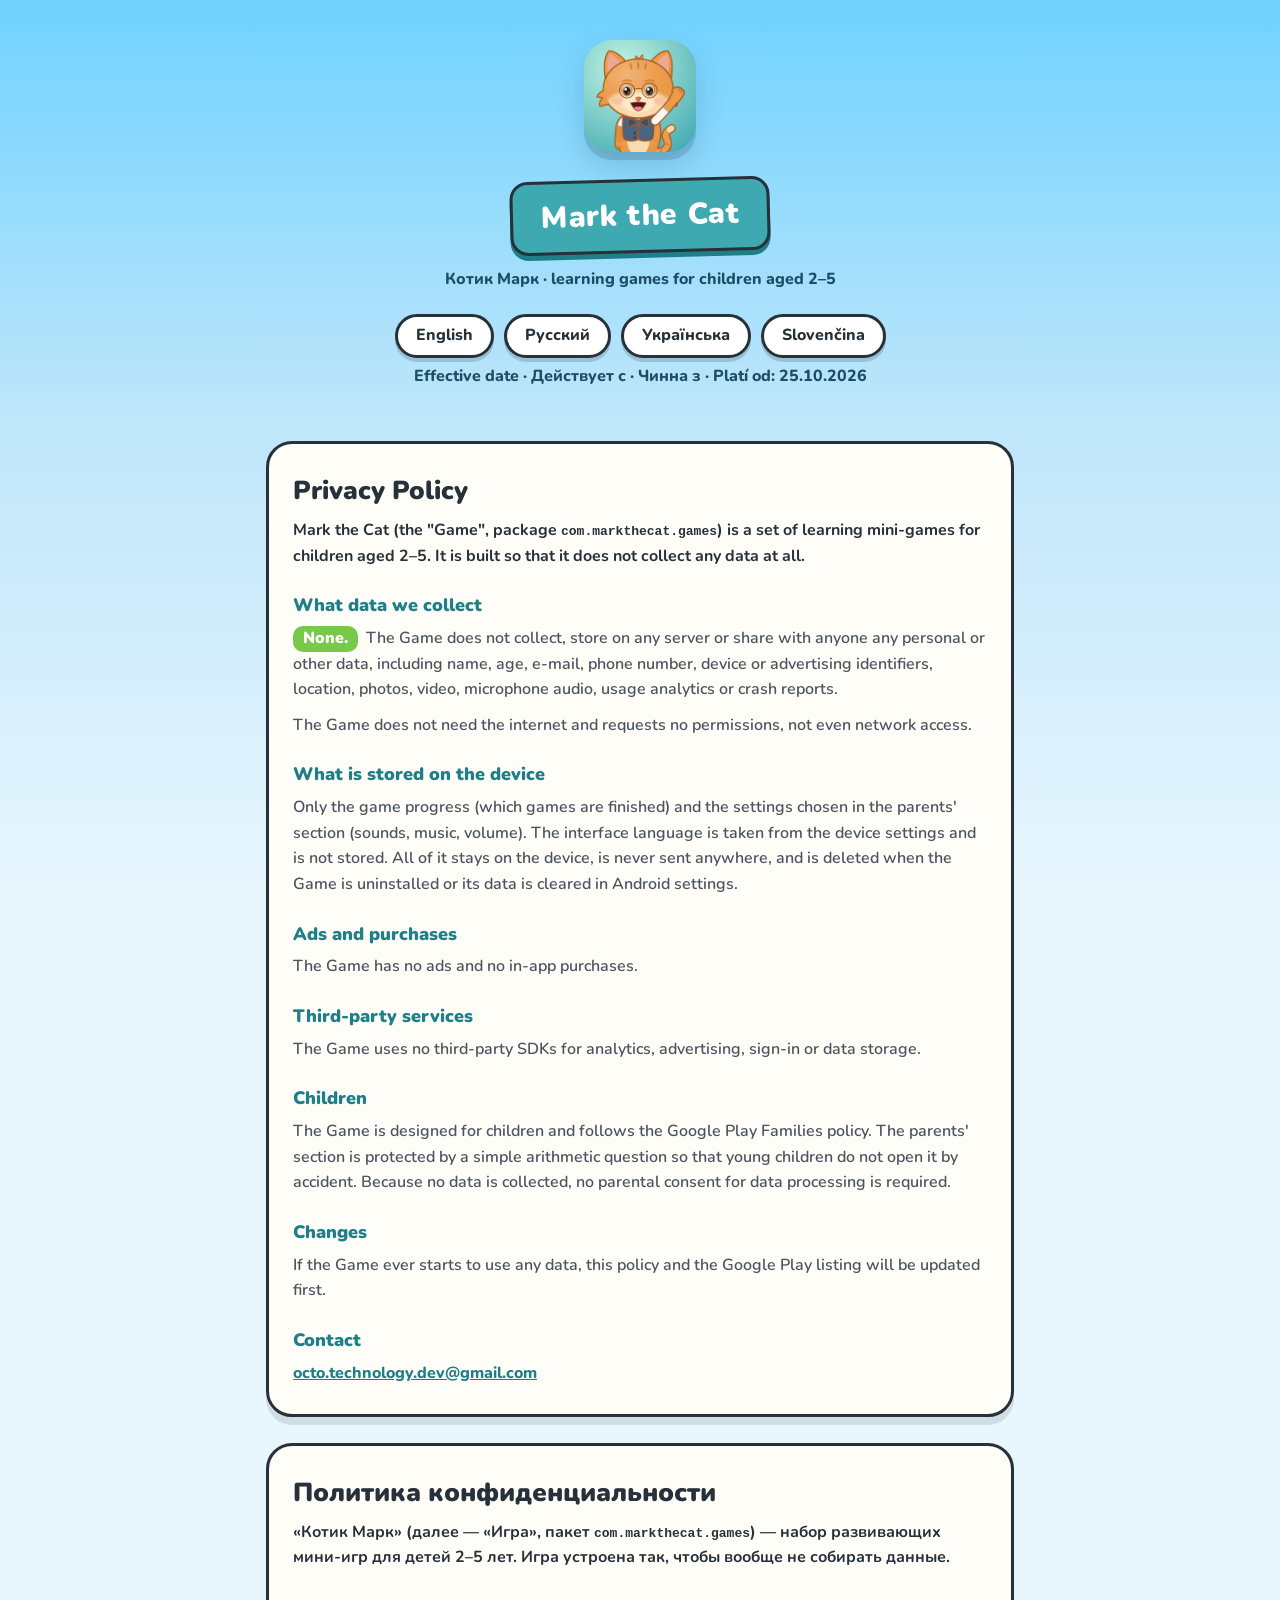
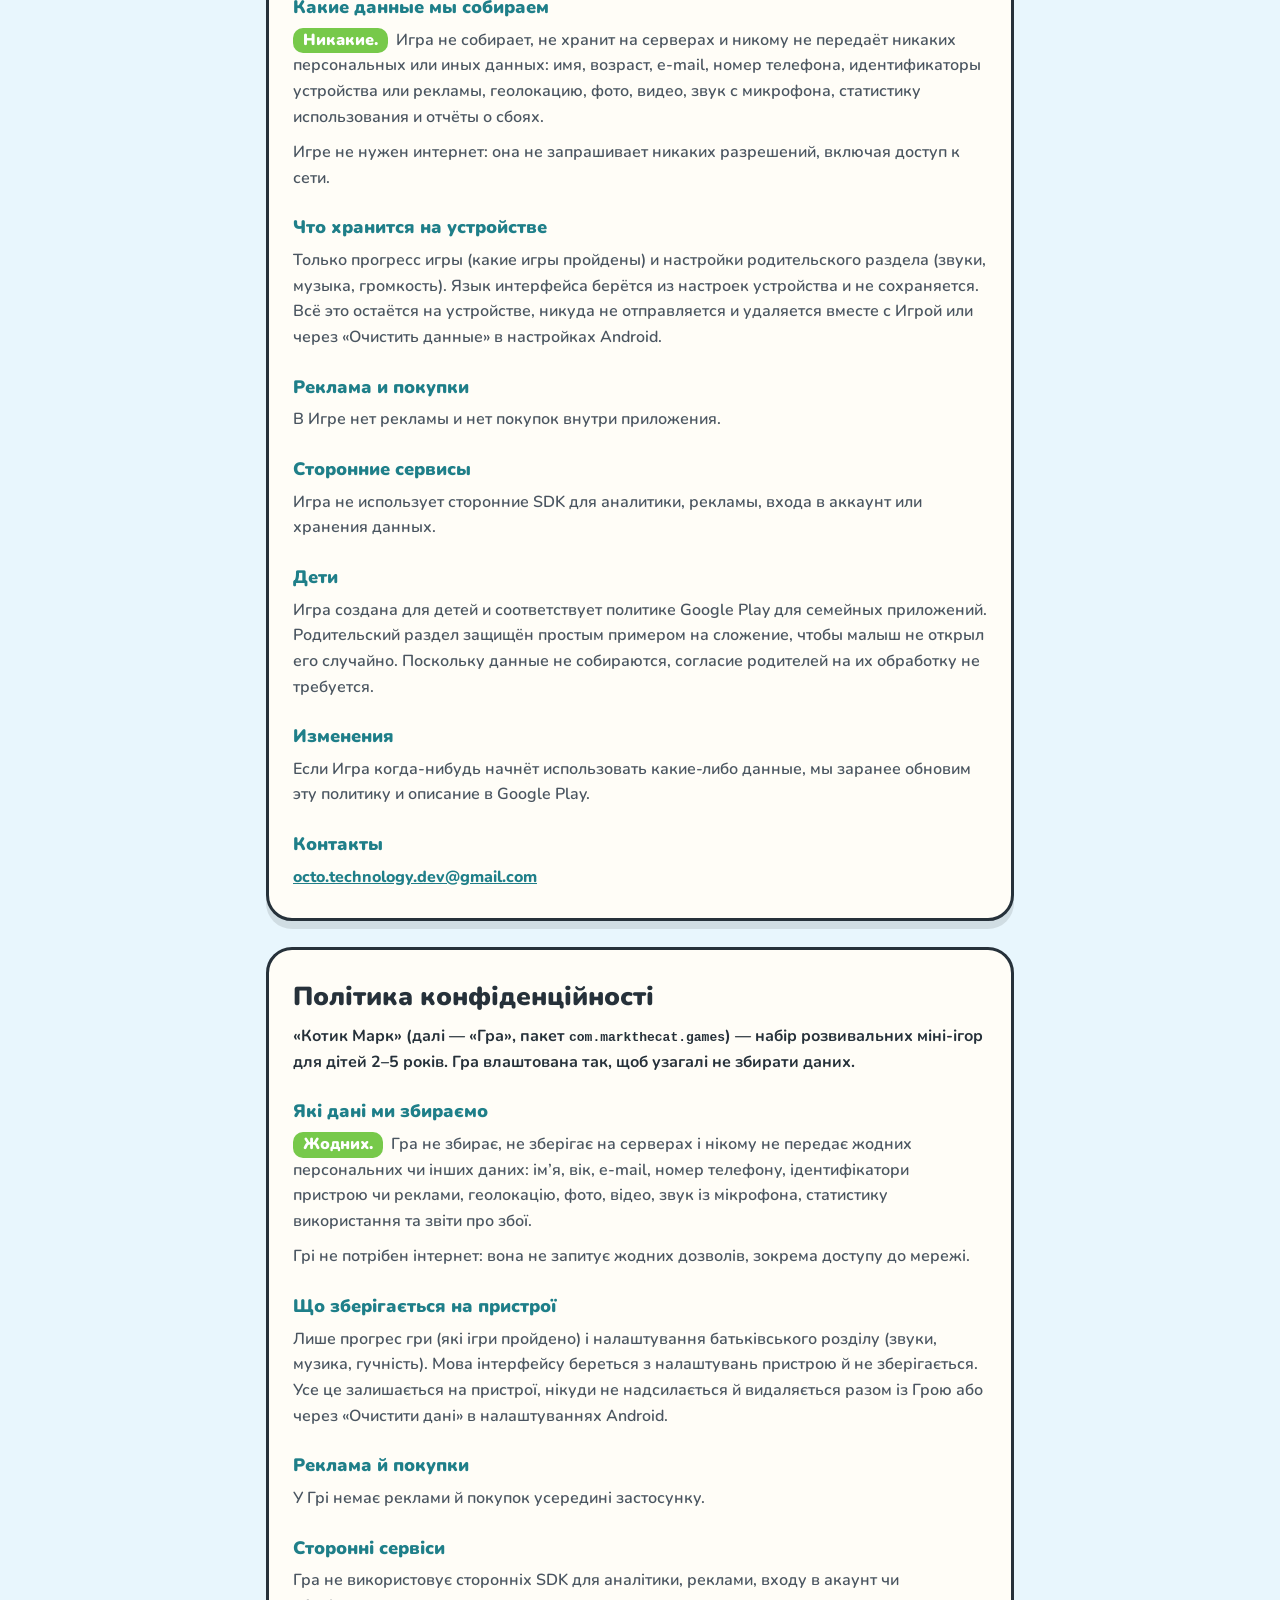
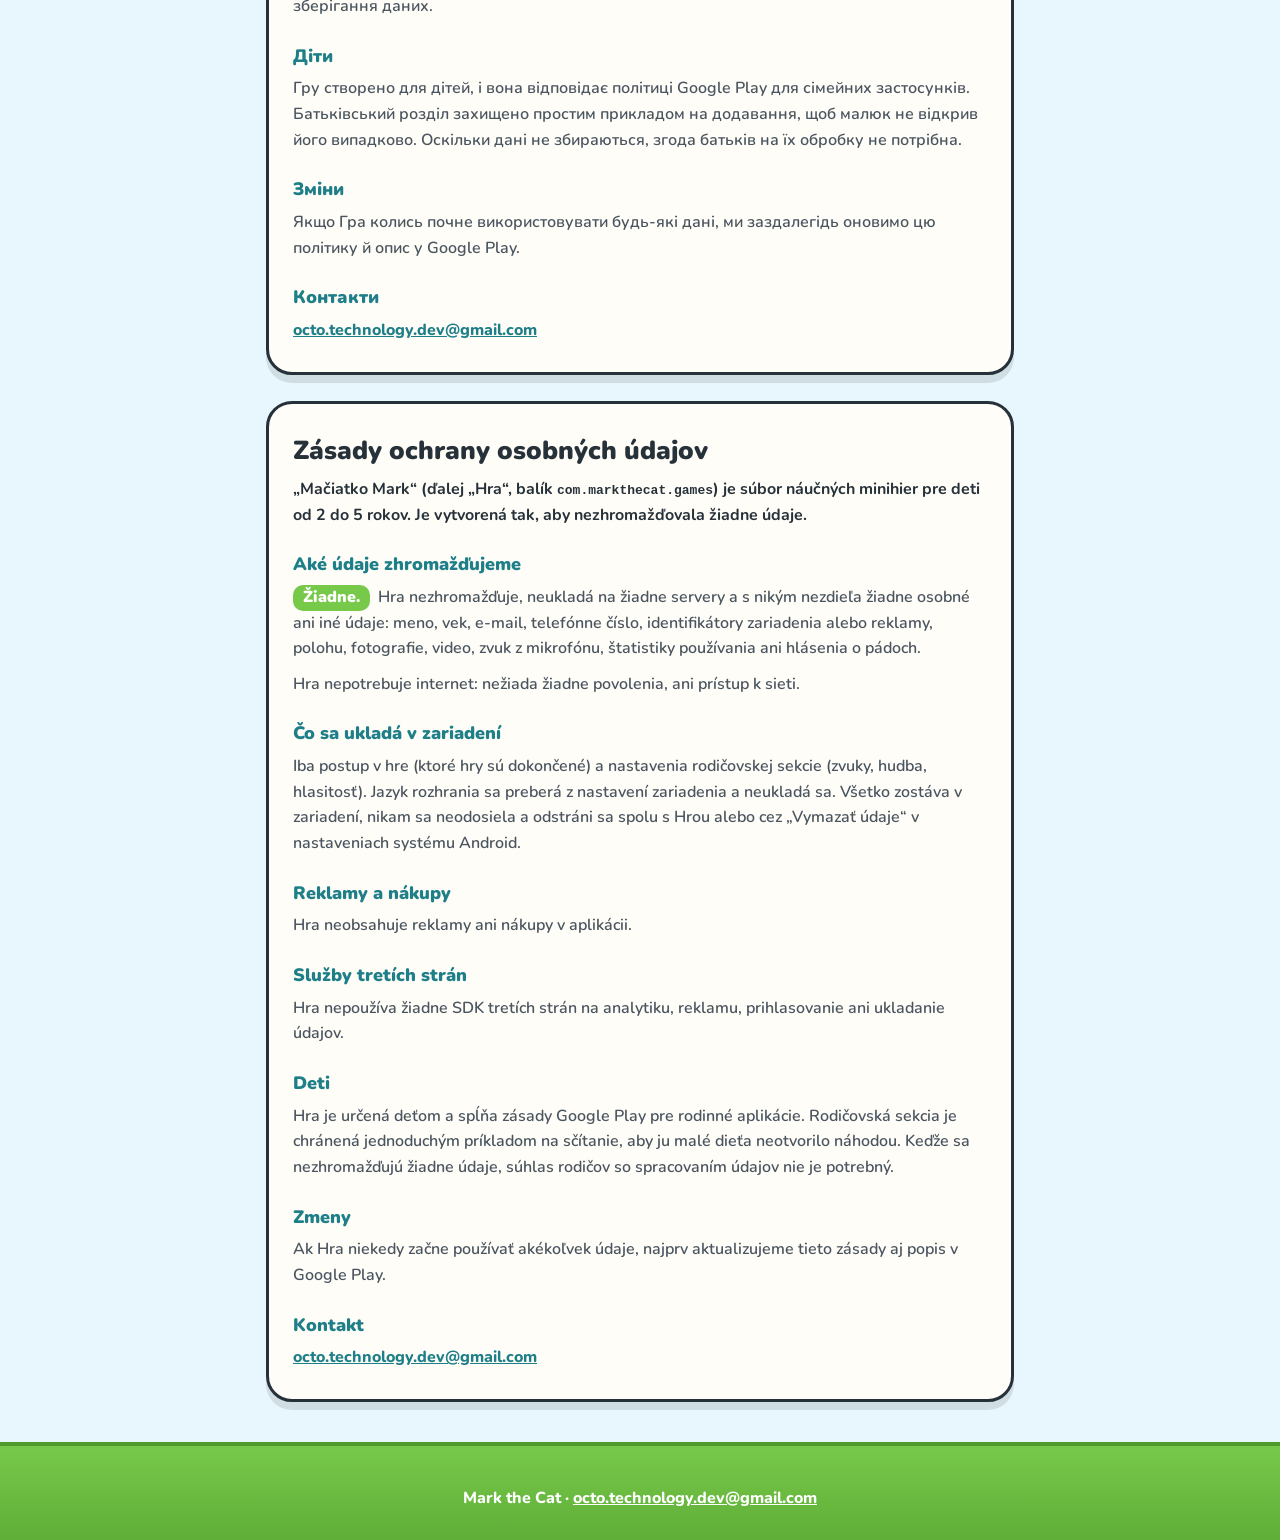
<file: markthecat/privacy.html>
<!DOCTYPE html>
<html lang="en">
<head>
  <meta charset="UTF-8">
  <meta name="viewport" content="width=device-width, initial-scale=1.0">
  <title>Mark the Cat — Privacy Policy</title>
  <meta name="description" content="Privacy policy of Mark the Cat, learning games for children aged 2–5: it collects no data at all.">
  <meta name="theme-color" content="#6fd2ff">
  <link rel="canonical" href="https://twomeows.github.io/markthecat/privacy.html">
  <meta property="og:title" content="Mark the Cat — Privacy Policy">
  <meta property="og:type" content="article">
  <meta property="og:url" content="https://twomeows.github.io/markthecat/privacy.html">
  <meta property="og:image" content="https://twomeows.github.io/markthecat/icon.png">
  <link rel="icon" type="image/png" href="icon.png">
  <link rel="preconnect" href="https://fonts.googleapis.com">
  <link rel="preconnect" href="https://fonts.gstatic.com" crossorigin>
  <link href="https://fonts.googleapis.com/css2?family=Nunito:wght@600;700;800;900&display=swap" rel="stylesheet">
  <style>
    /* The game's own palette: the menu's sky and grass, the logo's teal plate. */
    :root {
      --sky-top: #6fd2ff;
      --sky-low: #bfe6fa;
      --grass: #77c94a;
      --grass-dark: #5fae38;
      --plate: #3FA9B2;
      --plate-dark: #1F7F89;
      --ink: #26313a;
      --ink-soft: #4a5560;
      --card: #fffdf7;
      --line: rgba(38, 49, 58, .12);
    }
    * { box-sizing: border-box; }
    html { scroll-behavior: smooth; }
    body {
      margin: 0;
      font-family: "Nunito", system-ui, -apple-system, "Segoe UI", Roboto, sans-serif;
      color: var(--ink);
      background: linear-gradient(180deg, var(--sky-top) 0%, var(--sky-low) 420px, #e8f6fd 900px);
      min-height: 100vh;
      line-height: 1.6;
    }
    .wrap { max-width: 780px; margin: 0 auto; padding: 32px 16px 0; }
    .hero { text-align: center; padding: 8px 0 26px; }
    .hero img {
      width: 112px; height: 112px; border-radius: 28px;
      box-shadow: 0 8px 0 rgba(0,0,0,.12), 0 14px 30px rgba(0,60,100,.18);
      background: #fff;
    }
    .plate {
      display: inline-block; margin-top: 18px;
      background: var(--plate); color: #fff;
      font-weight: 900; font-size: clamp(22px, 5vw, 30px); letter-spacing: .02em;
      padding: 10px 28px; border-radius: 18px;
      border: 3px solid var(--ink);
      box-shadow: 0 5px 0 var(--plate-dark);
      transform: rotate(-1.5deg);
    }
    .hero .sub { margin: 14px 0 0; font-weight: 800; color: #1d4e66; }
    nav.langs { display: flex; gap: 10px; justify-content: center; flex-wrap: wrap; margin: 22px 0 6px; }
    nav.langs a {
      text-decoration: none; color: var(--ink); font-weight: 800;
      background: #fff; border: 3px solid var(--ink); border-radius: 999px;
      padding: 6px 18px; box-shadow: 0 4px 0 rgba(0,0,0,.15);
    }
    nav.langs a:hover { background: #fff3e6; }
    .card {
      background: var(--card); border: 3px solid var(--ink); border-radius: 26px;
      padding: 26px 24px 18px; margin: 26px 0;
      box-shadow: 0 8px 0 rgba(0,0,0,.10);
      scroll-margin-top: 16px;
    }
    .card h2 {
      margin: 0 0 6px; font-size: 26px; font-weight: 900;
    }
    .card h3 { margin: 22px 0 4px; font-size: 18px; font-weight: 900; color: var(--plate-dark); }
    .card p { margin: 6px 0 10px; color: var(--ink-soft); font-weight: 600; }
    .card .lead { font-weight: 700; color: var(--ink); }
    .none {
      display: inline-block; background: var(--grass); color: #fff; font-weight: 900;
      border-radius: 10px; padding: 0 10px; margin-right: 4px;
    }
    .updated { color: #1d4e66; font-weight: 800; text-align: center; margin: 4px 0 0; }
    a { color: var(--plate-dark); font-weight: 800; }
    footer {
      margin-top: 40px; padding: 40px 16px 28px; text-align: center;
      background: linear-gradient(180deg, var(--grass) 0%, var(--grass-dark) 100%);
      color: #fff; font-weight: 800;
      border-top: 4px solid #4f9a2c;
    }
    footer a { color: #fff; }
    @media (max-width: 520px) {
      .card { padding: 20px 16px 12px; border-radius: 20px; }
      .card h2 { font-size: 22px; }
    }
  </style>
</head>
<body>
  <div class="wrap">
    <header class="hero">
      <img src="icon.png" alt="Mark the Cat">
      <div><span class="plate">Mark the Cat</span></div>
      <p class="sub">Котик Марк · learning games for children aged 2–5</p>
      <nav class="langs">
        <a href="#en">English</a>
        <a href="#ru">Русский</a>
        <a href="#uk">Українська</a>
        <a href="#sk">Slovenčina</a>
      </nav>
      <p class="updated">Effective date · Действует с · Чинна з · Platí od: 25.10.2026</p>
    </header>

    <section class="card" id="en" lang="en">
      <h2>Privacy Policy</h2>
      <p class="lead">Mark the Cat (the "Game", package <code>com.markthecat.games</code>) is a set of learning mini-games for children aged 2–5. It is built so that it does not collect any data at all.</p>
      <h3>What data we collect</h3>
      <p><span class="none">None.</span> The Game does not collect, store on any server or share with anyone any personal or other data, including name, age, e-mail, phone number, device or advertising identifiers, location, photos, video, microphone audio, usage analytics or crash reports.</p>
      <p>The Game does not need the internet and requests no permissions, not even network access.</p>
      <h3>What is stored on the device</h3>
      <p>Only the game progress (which games are finished) and the settings chosen in the parents' section (sounds, music, volume). The interface language is taken from the device settings and is not stored. All of it stays on the device, is never sent anywhere, and is deleted when the Game is uninstalled or its data is cleared in Android settings.</p>
      <h3>Ads and purchases</h3>
      <p>The Game has no ads and no in-app purchases.</p>
      <h3>Third-party services</h3>
      <p>The Game uses no third-party SDKs for analytics, advertising, sign-in or data storage.</p>
      <h3>Children</h3>
      <p>The Game is designed for children and follows the Google Play Families policy. The parents' section is protected by a simple arithmetic question so that young children do not open it by accident. Because no data is collected, no parental consent for data processing is required.</p>
      <h3>Changes</h3>
      <p>If the Game ever starts to use any data, this policy and the Google Play listing will be updated first.</p>
      <h3>Contact</h3>
      <p><a href="mailto:octo.technology.dev@gmail.com">octo.technology.dev@gmail.com</a></p>
    </section>

    <section class="card" id="ru" lang="ru">
      <h2>Политика конфиденциальности</h2>
      <p class="lead">«Котик Марк» (далее — «Игра», пакет <code>com.markthecat.games</code>) — набор развивающих мини-игр для детей 2–5 лет. Игра устроена так, чтобы вообще не собирать данные.</p>
      <h3>Какие данные мы собираем</h3>
      <p><span class="none">Никакие.</span> Игра не собирает, не хранит на серверах и никому не передаёт никаких персональных или иных данных: имя, возраст, e-mail, номер телефона, идентификаторы устройства или рекламы, геолокацию, фото, видео, звук с микрофона, статистику использования и отчёты о сбоях.</p>
      <p>Игре не нужен интернет: она не запрашивает никаких разрешений, включая доступ к сети.</p>
      <h3>Что хранится на устройстве</h3>
      <p>Только прогресс игры (какие игры пройдены) и настройки родительского раздела (звуки, музыка, громкость). Язык интерфейса берётся из настроек устройства и не сохраняется. Всё это остаётся на устройстве, никуда не отправляется и удаляется вместе с Игрой или через «Очистить данные» в настройках Android.</p>
      <h3>Реклама и покупки</h3>
      <p>В Игре нет рекламы и нет покупок внутри приложения.</p>
      <h3>Сторонние сервисы</h3>
      <p>Игра не использует сторонние SDK для аналитики, рекламы, входа в аккаунт или хранения данных.</p>
      <h3>Дети</h3>
      <p>Игра создана для детей и соответствует политике Google Play для семейных приложений. Родительский раздел защищён простым примером на сложение, чтобы малыш не открыл его случайно. Поскольку данные не собираются, согласие родителей на их обработку не требуется.</p>
      <h3>Изменения</h3>
      <p>Если Игра когда-нибудь начнёт использовать какие-либо данные, мы заранее обновим эту политику и описание в Google Play.</p>
      <h3>Контакты</h3>
      <p><a href="mailto:octo.technology.dev@gmail.com">octo.technology.dev@gmail.com</a></p>
    </section>

    <section class="card" id="uk" lang="uk">
      <h2>Політика конфіденційності</h2>
      <p class="lead">«Котик Марк» (далі — «Гра», пакет <code>com.markthecat.games</code>) — набір розвивальних міні-ігор для дітей 2–5 років. Гра влаштована так, щоб узагалі не збирати даних.</p>
      <h3>Які дані ми збираємо</h3>
      <p><span class="none">Жодних.</span> Гра не збирає, не зберігає на серверах і нікому не передає жодних персональних чи інших даних: ім’я, вік, e-mail, номер телефону, ідентифікатори пристрою чи реклами, геолокацію, фото, відео, звук із мікрофона, статистику використання та звіти про збої.</p>
      <p>Грі не потрібен інтернет: вона не запитує жодних дозволів, зокрема доступу до мережі.</p>
      <h3>Що зберігається на пристрої</h3>
      <p>Лише прогрес гри (які ігри пройдено) і налаштування батьківського розділу (звуки, музика, гучність). Мова інтерфейсу береться з налаштувань пристрою й не зберігається. Усе це залишається на пристрої, нікуди не надсилається й видаляється разом із Грою або через «Очистити дані» в налаштуваннях Android.</p>
      <h3>Реклама й покупки</h3>
      <p>У Грі немає реклами й покупок усередині застосунку.</p>
      <h3>Сторонні сервіси</h3>
      <p>Гра не використовує сторонніх SDK для аналітики, реклами, входу в акаунт чи зберігання даних.</p>
      <h3>Діти</h3>
      <p>Гру створено для дітей, і вона відповідає політиці Google Play для сімейних застосунків. Батьківський розділ захищено простим прикладом на додавання, щоб малюк не відкрив його випадково. Оскільки дані не збираються, згода батьків на їх обробку не потрібна.</p>
      <h3>Зміни</h3>
      <p>Якщо Гра колись почне використовувати будь-які дані, ми заздалегідь оновимо цю політику й опис у Google Play.</p>
      <h3>Контакти</h3>
      <p><a href="mailto:octo.technology.dev@gmail.com">octo.technology.dev@gmail.com</a></p>
    </section>

    <section class="card" id="sk" lang="sk">
      <h2>Zásady ochrany osobných údajov</h2>
      <p class="lead">„Mačiatko Mark“ (ďalej „Hra“, balík <code>com.markthecat.games</code>) je súbor náučných minihier pre deti od 2 do 5 rokov. Je vytvorená tak, aby nezhromažďovala žiadne údaje.</p>
      <h3>Aké údaje zhromažďujeme</h3>
      <p><span class="none">Žiadne.</span> Hra nezhromažďuje, neukladá na žiadne servery a s nikým nezdieľa žiadne osobné ani iné údaje: meno, vek, e-mail, telefónne číslo, identifikátory zariadenia alebo reklamy, polohu, fotografie, video, zvuk z mikrofónu, štatistiky používania ani hlásenia o pádoch.</p>
      <p>Hra nepotrebuje internet: nežiada žiadne povolenia, ani prístup k sieti.</p>
      <h3>Čo sa ukladá v zariadení</h3>
      <p>Iba postup v hre (ktoré hry sú dokončené) a nastavenia rodičovskej sekcie (zvuky, hudba, hlasitosť). Jazyk rozhrania sa preberá z nastavení zariadenia a neukladá sa. Všetko zostáva v zariadení, nikam sa neodosiela a odstráni sa spolu s Hrou alebo cez „Vymazať údaje“ v nastaveniach systému Android.</p>
      <h3>Reklamy a nákupy</h3>
      <p>Hra neobsahuje reklamy ani nákupy v aplikácii.</p>
      <h3>Služby tretích strán</h3>
      <p>Hra nepoužíva žiadne SDK tretích strán na analytiku, reklamu, prihlasovanie ani ukladanie údajov.</p>
      <h3>Deti</h3>
      <p>Hra je určená deťom a spĺňa zásady Google Play pre rodinné aplikácie. Rodičovská sekcia je chránená jednoduchým príkladom na sčítanie, aby ju malé dieťa neotvorilo náhodou. Keďže sa nezhromažďujú žiadne údaje, súhlas rodičov so spracovaním údajov nie je potrebný.</p>
      <h3>Zmeny</h3>
      <p>Ak Hra niekedy začne používať akékoľvek údaje, najprv aktualizujeme tieto zásady aj popis v Google Play.</p>
      <h3>Kontakt</h3>
      <p><a href="mailto:octo.technology.dev@gmail.com">octo.technology.dev@gmail.com</a></p>
    </section>
  </div>

  <footer>
    Mark the Cat · <a href="mailto:octo.technology.dev@gmail.com">octo.technology.dev@gmail.com</a>
  </footer>
</body>
</html>
</file>
<file: css/style.css>
/* ═══════════════ TwoMeows — стилі ═══════════════ */

:root {
  /* Небо зі скріншота: блакить згори → сіро-лавандовий низ */
  --sky-top: #a9d3e9;
  --sky-mid: #cfe3ef;
  --sky-low: #dde6ec;
  --sky-bottom: #c9d0da;

  --ink: #2d3a4d;          /* основний текст */
  --ink-soft: #52627a;     /* другорядний текст */
  --accent: #ff9f45;       /* теплий помаранчевий CTA */
  --accent-dark: #f08624;
  --violet: #7c6bd6;       /* вторинний фіолетовий */
  --violet-soft: #eae6fb;
  --card-bg: rgba(255, 255, 255, 0.78);
  --card-border: rgba(255, 255, 255, 0.9);

  --radius: 24px;
  --shadow: 0 10px 30px rgba(45, 74, 105, 0.12);
  --shadow-soft: 0 4px 14px rgba(45, 74, 105, 0.08);

  --header-h: 64px;
}

* { margin: 0; padding: 0; box-sizing: border-box; }

html { scroll-behavior: smooth; scroll-padding-top: calc(var(--header-h) + 12px); }

body {
  font-family: "Nunito", "Segoe UI", system-ui, sans-serif;
  color: var(--ink);
  background: linear-gradient(180deg,
    var(--sky-top) 0%,
    var(--sky-mid) 35%,
    var(--sky-low) 70%,
    var(--sky-bottom) 100%);
  background-attachment: fixed;
  min-height: 100vh;
  overflow-x: hidden;
  line-height: 1.6;
}

/* ═══ Хмаринки ═══ */
.clouds { position: fixed; inset: 0; pointer-events: none; z-index: 0; }
.cloud {
  position: absolute;
  background: rgba(255, 255, 255, 0.55);
  border-radius: 100px;
  filter: blur(2px);
  animation: drift 60s linear infinite;
}
.cloud::before, .cloud::after {
  content: "";
  position: absolute;
  background: inherit;
  border-radius: 50%;
}
.cloud-1 { width: 180px; height: 48px; top: 12%; left: -200px; }
.cloud-1::before { width: 70px; height: 70px; top: -32px; left: 28px; }
.cloud-1::after  { width: 50px; height: 50px; top: -22px; left: 88px; }
.cloud-2 { width: 240px; height: 60px; top: 34%; left: -260px; animation-duration: 85s; animation-delay: -30s; opacity: .7; }
.cloud-2::before { width: 90px; height: 90px; top: -40px; left: 40px; }
.cloud-2::after  { width: 64px; height: 64px; top: -28px; left: 120px; }
.cloud-3 { width: 150px; height: 40px; top: 58%; left: -170px; animation-duration: 70s; animation-delay: -50s; opacity: .5; }
.cloud-3::before { width: 56px; height: 56px; top: -26px; left: 24px; }
.cloud-3::after  { width: 44px; height: 44px; top: -18px; left: 72px; }
.cloud-4 { width: 200px; height: 52px; top: 78%; left: -220px; animation-duration: 95s; animation-delay: -15s; opacity: .45; }
.cloud-4::before { width: 76px; height: 76px; top: -34px; left: 34px; }
.cloud-4::after  { width: 56px; height: 56px; top: -24px; left: 100px; }

@keyframes drift {
  from { transform: translateX(0); }
  to   { transform: translateX(calc(100vw + 300px)); }
}

/* ═══ Котики-маскоти ═══ */
.cats-layer { position: fixed; inset: 0; pointer-events: none; z-index: 40; }
.cat {
  position: fixed;
  top: 50%;
  width: 150px;
  transition: transform .7s cubic-bezier(.34, 1.4, .64, 1), opacity .4s ease;
  opacity: 0;
  will-change: transform;
  filter: drop-shadow(0 8px 16px rgba(45, 74, 105, 0.22));
}
/* індивідуальні розміри — щоб котики виглядали однаковими */
.cat-hello { width: 140px; }
.cat-point { width: 140px; }
.cat-cool  { width: 104px; }
.cat-book  { width: 250px; }
.cat-sleep { width: 270px; }

.cat-left  { left: 0;  transform: translate(-105%, -50%); }
.cat-right { right: 0; transform: translate(105%, -50%) scaleX(1); }
.cat.visible { opacity: 1; }
.cat-left.visible  { transform: translate(-2%, -50%); animation: bob-l 3.4s ease-in-out .7s infinite; }
.cat-right.visible { transform: translate(2%, -50%);  animation: bob-r 3.4s ease-in-out .7s infinite; }

@keyframes bob-l {
  0%, 100% { transform: translate(-2%, -50%) rotate(0deg); }
  50%      { transform: translate(-1%, -51.5%) rotate(1.2deg); }
}
@keyframes bob-r {
  0%, 100% { transform: translate(2%, -50%) rotate(0deg); }
  50%      { transform: translate(1%, -51.5%) rotate(-1.2deg); }
}

/* ═══ Шапка ═══ */
.site-header {
  position: fixed;
  top: 0; left: 0; right: 0;
  height: var(--header-h);
  display: flex;
  align-items: center;
  gap: 24px;
  padding: 0 clamp(16px, 4vw, 48px);
  background: rgba(255, 255, 255, 0.6);
  backdrop-filter: blur(14px);
  -webkit-backdrop-filter: blur(14px);
  border-bottom: 1px solid rgba(255, 255, 255, 0.7);
  z-index: 50;
}

.logo { display: flex; align-items: center; gap: 10px; text-decoration: none; }
.logo-icon { width: 36px; height: 36px; }
.logo-text { font-size: 22px; font-weight: 900; color: var(--ink); letter-spacing: -0.5px; }
.logo-text em { font-style: normal; color: var(--accent-dark); }

.main-nav { display: flex; gap: 22px; margin-left: auto; }
.main-nav a {
  text-decoration: none;
  color: var(--ink-soft);
  font-weight: 700;
  font-size: 15px;
  transition: color .2s;
}
.main-nav a:hover { color: var(--accent-dark); }

.lang-switch { display: flex; gap: 4px; background: rgba(255,255,255,.7); border-radius: 999px; padding: 4px; }
.lang-switch button {
  border: none;
  background: transparent;
  font-family: inherit;
  font-weight: 800;
  font-size: 12px;
  color: var(--ink-soft);
  padding: 5px 10px;
  border-radius: 999px;
  cursor: pointer;
  transition: all .2s;
}
.lang-switch button.active { background: var(--violet); color: #fff; }
.lang-switch button:not(.active):hover { background: var(--violet-soft); }

/* ═══ Загальна розмітка ═══ */
main { position: relative; z-index: 1; }

.section { padding: clamp(48px, 8vw, 96px) clamp(20px, 6vw, 72px); }
.section-inner { max-width: 1080px; margin: 0 auto; }
.section-narrow { max-width: 760px; }

h1 { font-size: clamp(34px, 5vw, 56px); font-weight: 900; line-height: 1.15; letter-spacing: -1px; }
h2 { font-size: clamp(26px, 3.6vw, 40px); font-weight: 900; text-align: center; margin-bottom: 18px; letter-spacing: -0.5px; }
h3 { font-size: 19px; font-weight: 800; margin-bottom: 8px; }

.accent { color: var(--accent-dark); }
.section-lead {
  text-align: center;
  max-width: 720px;
  margin: 0 auto 40px;
  font-size: 18px;
  color: var(--ink-soft);
  font-weight: 600;
}

/* Поява при прокрутці */
.reveal { opacity: 0; transform: translateY(28px); transition: opacity .7s ease, transform .7s ease; }
.reveal.shown { opacity: 1; transform: none; }

/* ═══ Кнопки ═══ */
.btn {
  display: inline-block;
  text-decoration: none;
  font-family: inherit;
  font-weight: 800;
  font-size: 17px;
  padding: 14px 30px;
  border-radius: 999px;
  transition: transform .15s ease, box-shadow .15s ease;
}
.btn-primary {
  background: linear-gradient(135deg, var(--accent), var(--accent-dark));
  color: #fff;
  box-shadow: 0 8px 22px rgba(240, 134, 36, 0.4);
}
.btn-primary:hover { transform: translateY(-2px) scale(1.02); box-shadow: 0 12px 28px rgba(240, 134, 36, 0.5); }
.btn-lg { font-size: 19px; padding: 17px 40px; }

/* ═══ Hero ═══ */
.hero {
  min-height: 100vh;
  display: flex;
  align-items: center;
  justify-content: center;
  gap: clamp(32px, 6vw, 90px);
  flex-wrap: wrap;
  padding: calc(var(--header-h) + 40px) clamp(20px, 6vw, 72px) 60px;
}
.hero-text { max-width: 560px; }
.hero-badge {
  display: inline-block;
  background: var(--violet-soft);
  color: var(--violet);
  font-weight: 800;
  font-size: 14px;
  padding: 7px 16px;
  border-radius: 999px;
  margin-bottom: 18px;
}
.hero-sub { font-size: 18px; color: var(--ink-soft); font-weight: 600; margin: 18px 0 26px; }
.hero-cta { display: flex; align-items: center; gap: 18px; flex-wrap: wrap; }
.soon-badge { font-weight: 700; font-size: 14px; color: var(--ink-soft); }
.hero-points { list-style: none; display: flex; gap: 20px; flex-wrap: wrap; margin-top: 26px; }
.hero-points li { font-weight: 700; font-size: 14px; color: var(--ink-soft); }

/* Мокап телефона */
.hero-phone { flex-shrink: 0; }
.phone {
  width: 290px;
  background: #1e2430;
  border-radius: 42px;
  padding: 12px;
  box-shadow: 0 30px 60px rgba(30, 42, 60, 0.35);
  position: relative;
  transform: rotate(3deg);
}
.phone-notch {
  position: absolute;
  top: 12px; left: 50%;
  transform: translateX(-50%);
  width: 110px; height: 22px;
  background: #1e2430;
  border-radius: 0 0 16px 16px;
  z-index: 2;
}
.phone-screen {
  background: linear-gradient(180deg, #f7f2ff, #fdf8ef);
  border-radius: 32px;
  padding: 34px 18px 20px;
  overflow: hidden;
}
.app-header { display: flex; justify-content: space-between; align-items: baseline; margin-bottom: 12px; }
.app-title { font-weight: 900; font-size: 15px; }
.app-chapter { font-size: 11px; color: var(--ink-soft); font-weight: 700; }
.app-cover { width: 100%; border-radius: 16px; box-shadow: var(--shadow-soft); }
.app-text { font-size: 14px; font-weight: 600; margin: 14px 2px; line-height: 1.65; }
.app-word {
  position: relative;
  background: linear-gradient(120deg, #ffe6a7, #ffd067);
  padding: 2px 7px;
  border-radius: 8px;
  font-weight: 900;
  color: #8a5a00;
  white-space: nowrap;
}
.app-word-hint {
  position: absolute;
  top: -30px; left: 50%;
  transform: translateX(-50%);
  background: var(--violet);
  color: #fff;
  font-size: 11px;
  font-weight: 800;
  padding: 3px 9px;
  border-radius: 8px;
  white-space: nowrap;
}
.app-word-hint::after {
  content: "";
  position: absolute;
  bottom: -4px; left: 50%;
  transform: translateX(-50%);
  border: 5px solid transparent;
  border-top-color: var(--violet);
  border-bottom: none;
}
.app-progress { height: 6px; background: #e8e0f5; border-radius: 99px; margin: 10px 2px; }
.app-progress-fill { width: 45%; height: 100%; background: linear-gradient(90deg, var(--violet), #a08df0); border-radius: 99px; }
.app-controls { display: flex; justify-content: center; align-items: center; gap: 26px; font-size: 18px; margin-top: 10px; }
.app-play {
  width: 52px; height: 52px;
  background: linear-gradient(135deg, var(--accent), var(--accent-dark));
  color: #fff;
  border-radius: 50%;
  display: flex;
  align-items: center;
  justify-content: center;
  font-size: 20px;
  box-shadow: 0 6px 16px rgba(240, 134, 36, 0.45);
}

/* ═══ Картки ═══ */
.cards-3 { display: grid; grid-template-columns: repeat(auto-fit, minmax(250px, 1fr)); gap: 22px; }
.card {
  background: var(--card-bg);
  border: 1px solid var(--card-border);
  border-radius: var(--radius);
  padding: 28px 24px;
  box-shadow: var(--shadow-soft);
  backdrop-filter: blur(6px);
  transition: transform .2s ease, box-shadow .2s ease;
}
.card:hover { transform: translateY(-4px); box-shadow: var(--shadow); }
.card-emoji { font-size: 40px; margin-bottom: 12px; }
.card p { color: var(--ink-soft); font-size: 15px; font-weight: 600; }

/* ═══ Кроки ═══ */
.steps { display: grid; grid-template-columns: repeat(auto-fit, minmax(220px, 1fr)); gap: 22px; margin-top: 36px; }
.step {
  background: var(--card-bg);
  border: 1px solid var(--card-border);
  border-radius: var(--radius);
  padding: 30px 22px 26px;
  text-align: center;
  box-shadow: var(--shadow-soft);
  position: relative;
}
.step-num {
  position: absolute;
  top: -14px; left: 50%;
  transform: translateX(-50%);
  width: 32px; height: 32px;
  background: var(--violet);
  color: #fff;
  font-weight: 900;
  border-radius: 50%;
  display: flex;
  align-items: center;
  justify-content: center;
  box-shadow: 0 4px 10px rgba(124, 107, 214, 0.4);
}
.step-emoji { font-size: 42px; margin-bottom: 10px; }
.step p { color: var(--ink-soft); font-size: 14px; font-weight: 600; }

/* ═══ Для батьків ═══ */
.pedagog-badge {
  display: flex;
  gap: 22px;
  align-items: center;
  background: linear-gradient(120deg, rgba(124, 107, 214, .14), rgba(255, 255, 255, .85));
  border: 2px solid rgba(124, 107, 214, .35);
  border-radius: var(--radius);
  padding: 28px 30px;
  margin: 36px 0 30px;
  box-shadow: var(--shadow-soft);
}
.pedagog-icon { font-size: 52px; flex-shrink: 0; }
.pedagog-badge h3 { color: var(--violet); font-size: 21px; }
.pedagog-badge p { color: var(--ink-soft); font-weight: 600; }

/* ═══ Для дітей ═══ */
.kids-features { display: grid; grid-template-columns: repeat(auto-fit, minmax(240px, 1fr)); gap: 18px; }
.kids-item {
  display: flex;
  align-items: center;
  gap: 16px;
  background: var(--card-bg);
  border: 1px solid var(--card-border);
  border-radius: 18px;
  padding: 18px 20px;
  box-shadow: var(--shadow-soft);
}
.kids-item span { font-size: 34px; }
.kids-item p { font-weight: 700; font-size: 15px; color: var(--ink); }

/* ═══ Бібліотека ═══ */
.book { text-align: center; }
.book-cover {
  width: 100%;
  height: auto;        /* без цього атрибути width/height у <img> задають height і вбивають aspect-ratio */
  aspect-ratio: 1;
  object-fit: cover;
  border-radius: 20px;
  box-shadow: var(--shadow);
  transition: transform .2s ease;
}
.book:hover .book-cover { transform: translateY(-5px) rotate(-1deg); }
.book h3 { font-size: 16px; margin-top: 14px; }
.book-meta { font-size: 13px; font-weight: 700; color: var(--ink-soft); }

/* Полиця, що їде сама.
   .shelf-track містить два однакових набори, тому зсув на -50% ширини треку
   дорівнює рівно одному набору — шва не видно. Анімація тільки на transform:
   не смикає лейаут і не потребує JS (rAF у фонових вкладках не працює). */
.shelf {
  --shelf-card: 200px;
  --shelf-gap: 26px;
  --shelf-speed: 120s;
  /* виходимо за падінги секції, але НЕ через 100vw: там ширина зі смугою
     прокрутки, і сторінка отримує зайві ~8px по горизонталі */
  margin-inline: calc(clamp(20px, 6vw, 72px) * -1);
  margin-bottom: 34px;
  padding-block: 10px;             /* щоб підйом обкладинки на hover не зрізало */
  overflow: hidden;
  /* широке затухання по краях: котик-книгочей стоїть фіксовано біля правого
     краю, і полиця однаково проїде під ним — хай проїжджає вже майже прозорою */
  -webkit-mask-image: linear-gradient(90deg, transparent, #000 15%, #000 85%, transparent);
          mask-image: linear-gradient(90deg, transparent, #000 15%, #000 85%, transparent);
}
.shelf-track {
  display: flex;
  width: max-content;
  animation: shelf-scroll var(--shelf-speed) linear infinite;
}
.shelf:hover .shelf-track,
.shelf:focus-within .shelf-track { animation-play-state: paused; }
.shelf-set { display: flex; gap: var(--shelf-gap); padding-right: var(--shelf-gap); }
.shelf .book { flex: 0 0 var(--shelf-card); width: var(--shelf-card); }
.shelf .book-cover { display: block; }
/* назви різної довжини — обрізаємо до двох рядків, інакше ряд «стрибає» */
.shelf .book h3 {
  font-size: 15px;
  margin-top: 12px;
  line-height: 1.3;
  display: -webkit-box;
  -webkit-line-clamp: 2;
  -webkit-box-orient: vertical;
  overflow: hidden;
}
.shelf figcaption { min-height: 70px; }   /* рівний низ і для одно-, і для дворядкових назв */
@keyframes shelf-scroll {
  from { transform: translate3d(0, 0, 0); }
  to   { transform: translate3d(-50%, 0, 0); }
}
@media (max-width: 600px) { .shelf { --shelf-card: 148px; --shelf-gap: 16px; } }
@media (prefers-reduced-motion: reduce) {
  .shelf { overflow-x: auto; }
  .shelf-track { animation: none; }
  .shelf-set + .shelf-set { display: none; }   /* клон непотрібен без руху */
}

.genres { display: flex; flex-wrap: wrap; gap: 10px; justify-content: center; }
.chip {
  background: rgba(255, 255, 255, .8);
  border: 1px solid rgba(255,255,255,.95);
  font-weight: 700;
  font-size: 14px;
  padding: 8px 16px;
  border-radius: 999px;
  box-shadow: var(--shadow-soft);
  color: var(--ink-soft);
}

/* ═══ Метод ═══ */
.method-grid { display: grid; grid-template-columns: repeat(auto-fit, minmax(300px, 1fr)); gap: 22px; margin-top: 36px; }
.method-item {
  background: var(--card-bg);
  border: 1px solid var(--card-border);
  border-radius: var(--radius);
  padding: 26px 26px;
  box-shadow: var(--shadow-soft);
}
.method-item p { color: var(--ink-soft); font-size: 15px; font-weight: 600; }

/* ═══ CTA ═══ */
.cta-box {
  text-align: center;
  background: linear-gradient(150deg, rgba(255,255,255,.92), rgba(255, 243, 224, .9));
  border: 1px solid #fff;
  border-radius: 32px;
  padding: 120px 32px 48px;
  box-shadow: var(--shadow);
  position: relative;
}
.cta-cats { position: absolute; top: -110px; left: 50%; transform: translateX(-50%); }
.cta-cats img { width: 168px; filter: drop-shadow(0 10px 18px rgba(45, 74, 105, 0.25)); }
.cta-box p { color: var(--ink-soft); font-weight: 600; font-size: 17px; max-width: 560px; margin: 0 auto 28px; }
.cta-note { font-size: 13px !important; margin-top: 16px !important; }

/* ═══ FAQ ═══ */
.faq-item {
  background: var(--card-bg);
  border: 1px solid var(--card-border);
  border-radius: 18px;
  margin-bottom: 12px;
  box-shadow: var(--shadow-soft);
  overflow: hidden;
}
.faq-item summary {
  cursor: pointer;
  font-weight: 800;
  font-size: 16px;
  padding: 18px 22px;
  list-style: none;
  position: relative;
  padding-right: 48px;
}
.faq-item summary::-webkit-details-marker { display: none; }
.faq-item summary::after {
  content: "▾";
  position: absolute;
  right: 20px;
  color: var(--violet);
  font-size: 18px;
  transition: transform .25s;
}
.faq-item[open] summary::after { transform: rotate(180deg); }
.faq-item p { padding: 0 22px 18px; color: var(--ink-soft); font-weight: 600; font-size: 15px; }

/* ═══ Footer ═══ */
.site-footer {
  position: relative;
  z-index: 1;
  background: rgba(45, 58, 77, 0.92);
  color: #cfd8e6;
  padding: 44px clamp(20px, 6vw, 72px);
  margin-top: 40px;
}
.footer-inner {
  max-width: 1080px;
  margin: 0 auto;
  display: flex;
  align-items: center;
  gap: 28px;
  flex-wrap: wrap;
}
.footer-brand .logo-text { color: #fff; }
.footer-brand p { font-size: 14px; font-weight: 600; opacity: .8; }
.footer-links { display: flex; gap: 24px; margin-left: auto; flex-wrap: wrap; }
.footer-links a { color: #cfd8e6; font-weight: 700; font-size: 14px; text-decoration: none; }
.footer-links a:hover { color: var(--accent); }
.footer-copy { width: 100%; font-size: 13px; opacity: .6; }

/* ═══ Адаптивність ═══ */
@media (max-width: 900px) {
  .main-nav { display: none; }
  .cat-hello { width: 96px; }
  .cat-point { width: 96px; }
  .cat-cool  { width: 72px; }
  .cat-book  { width: 170px; }
  .cat-sleep { width: 185px; }
}

@media (max-width: 640px) {
  .hero { padding-top: calc(var(--header-h) + 24px); text-align: center; }
  .hero-cta { justify-content: center; }
  .hero-points { justify-content: center; }
  .phone { transform: rotate(0); width: 260px; }
  .pedagog-badge { flex-direction: column; text-align: center; }
  /* котики не мають перекривати текст на вузьких екранах */
  .cat { opacity: 0 !important; }
  .cat.visible { opacity: .95 !important; }
  .cat-hello { width: 76px; }
  .cat-point { width: 76px; }
  .cat-cool  { width: 58px; }
  .cat-book  { width: 130px; }
  .cat-sleep { width: 140px; }
  .cta-cats img { width: 130px; }
  .cta-cats { top: -86px; }
  .cta-box { padding-top: 96px; }
}

/* ═══ Доступність ═══ */
@media (prefers-reduced-motion: reduce) {
  html { scroll-behavior: auto; }
  .cloud { animation: none; }
  .cat, .cat.visible { animation: none; transition: opacity .3s; }
  .reveal { transition: none; opacity: 1; transform: none; }
}
</file>
